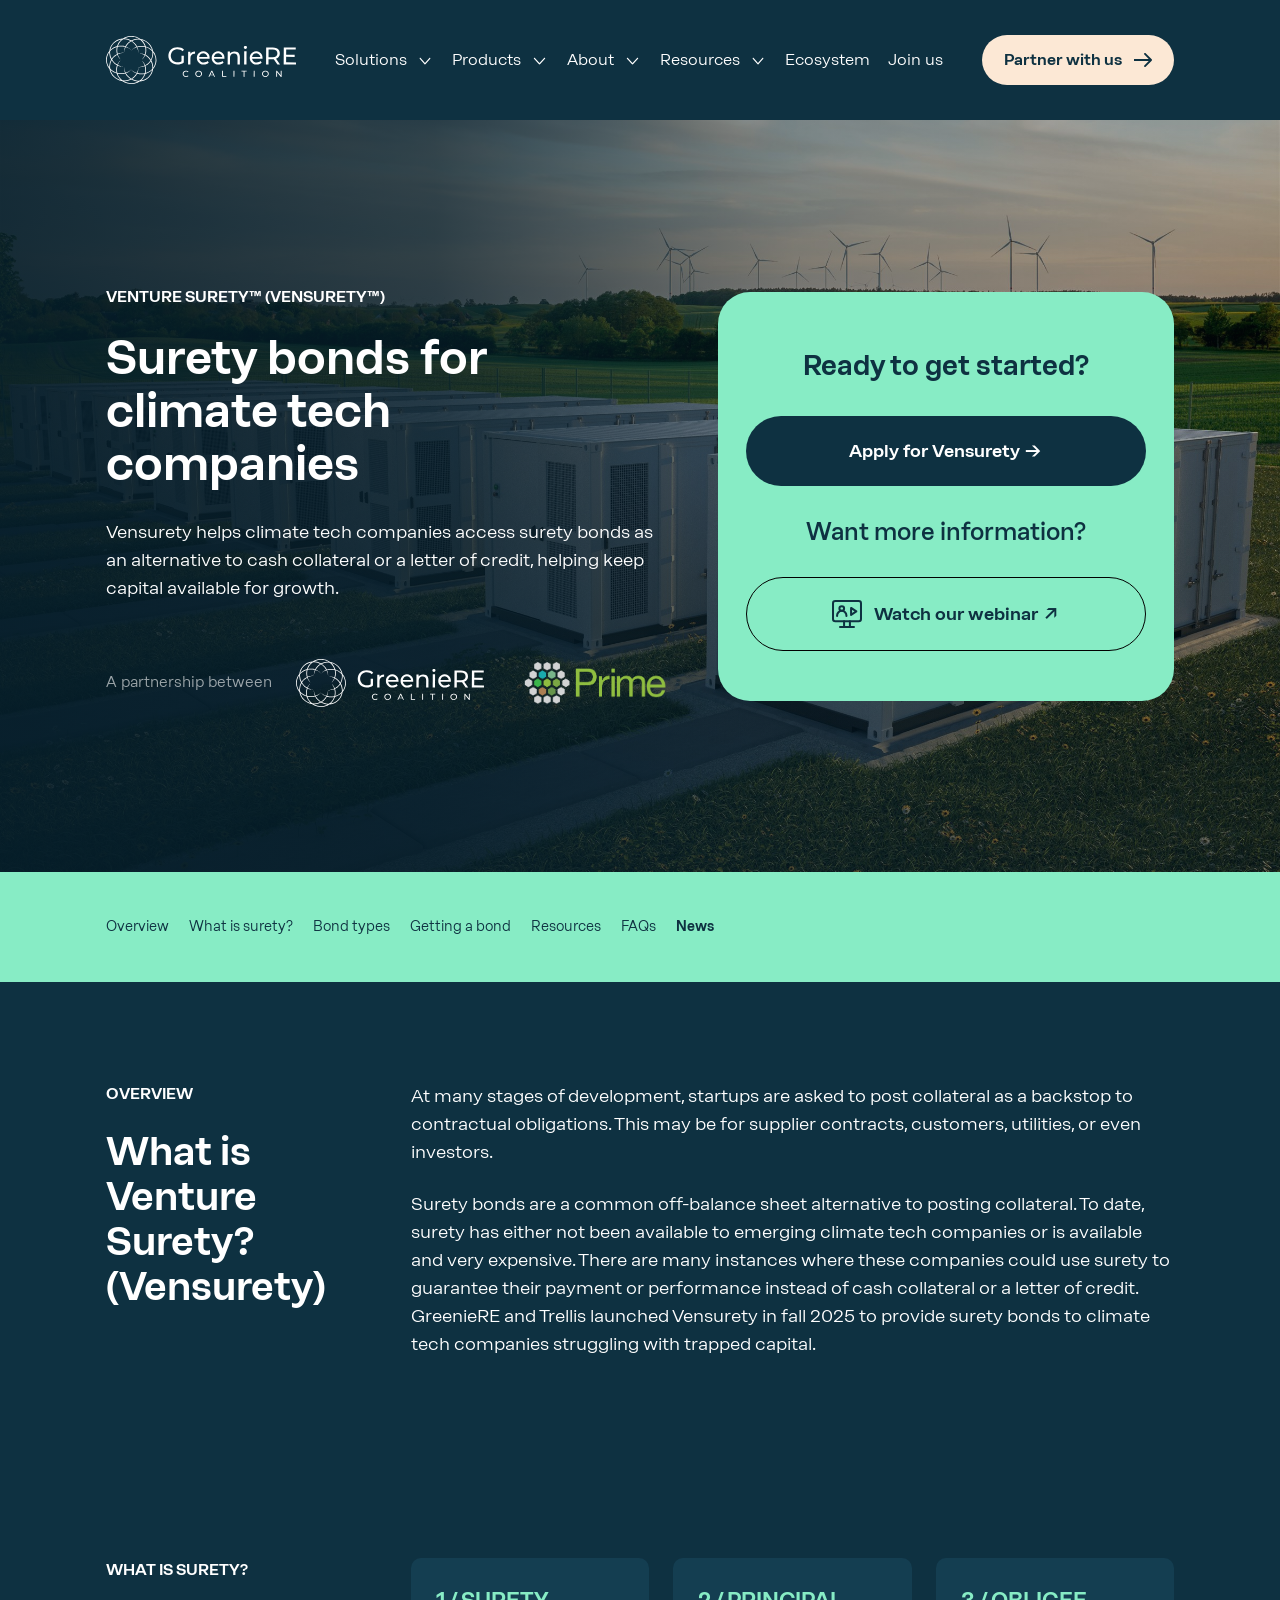
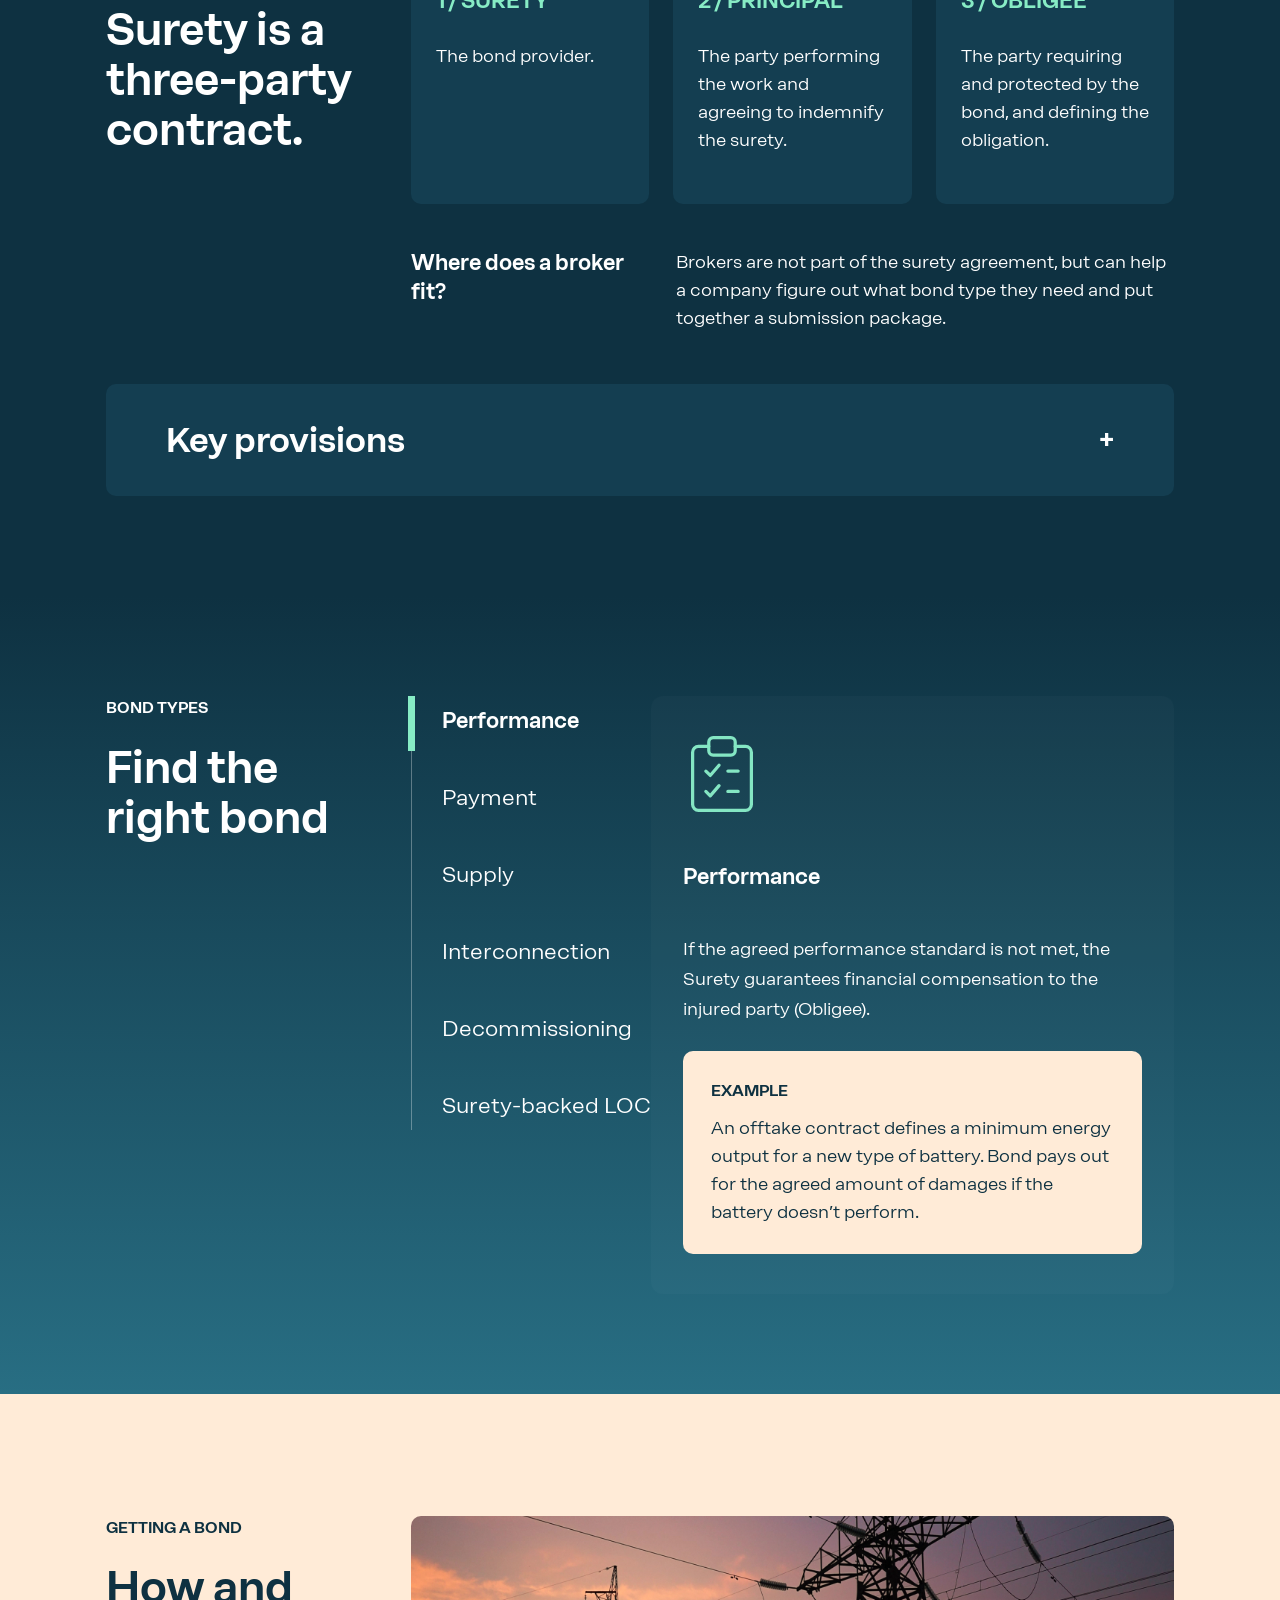
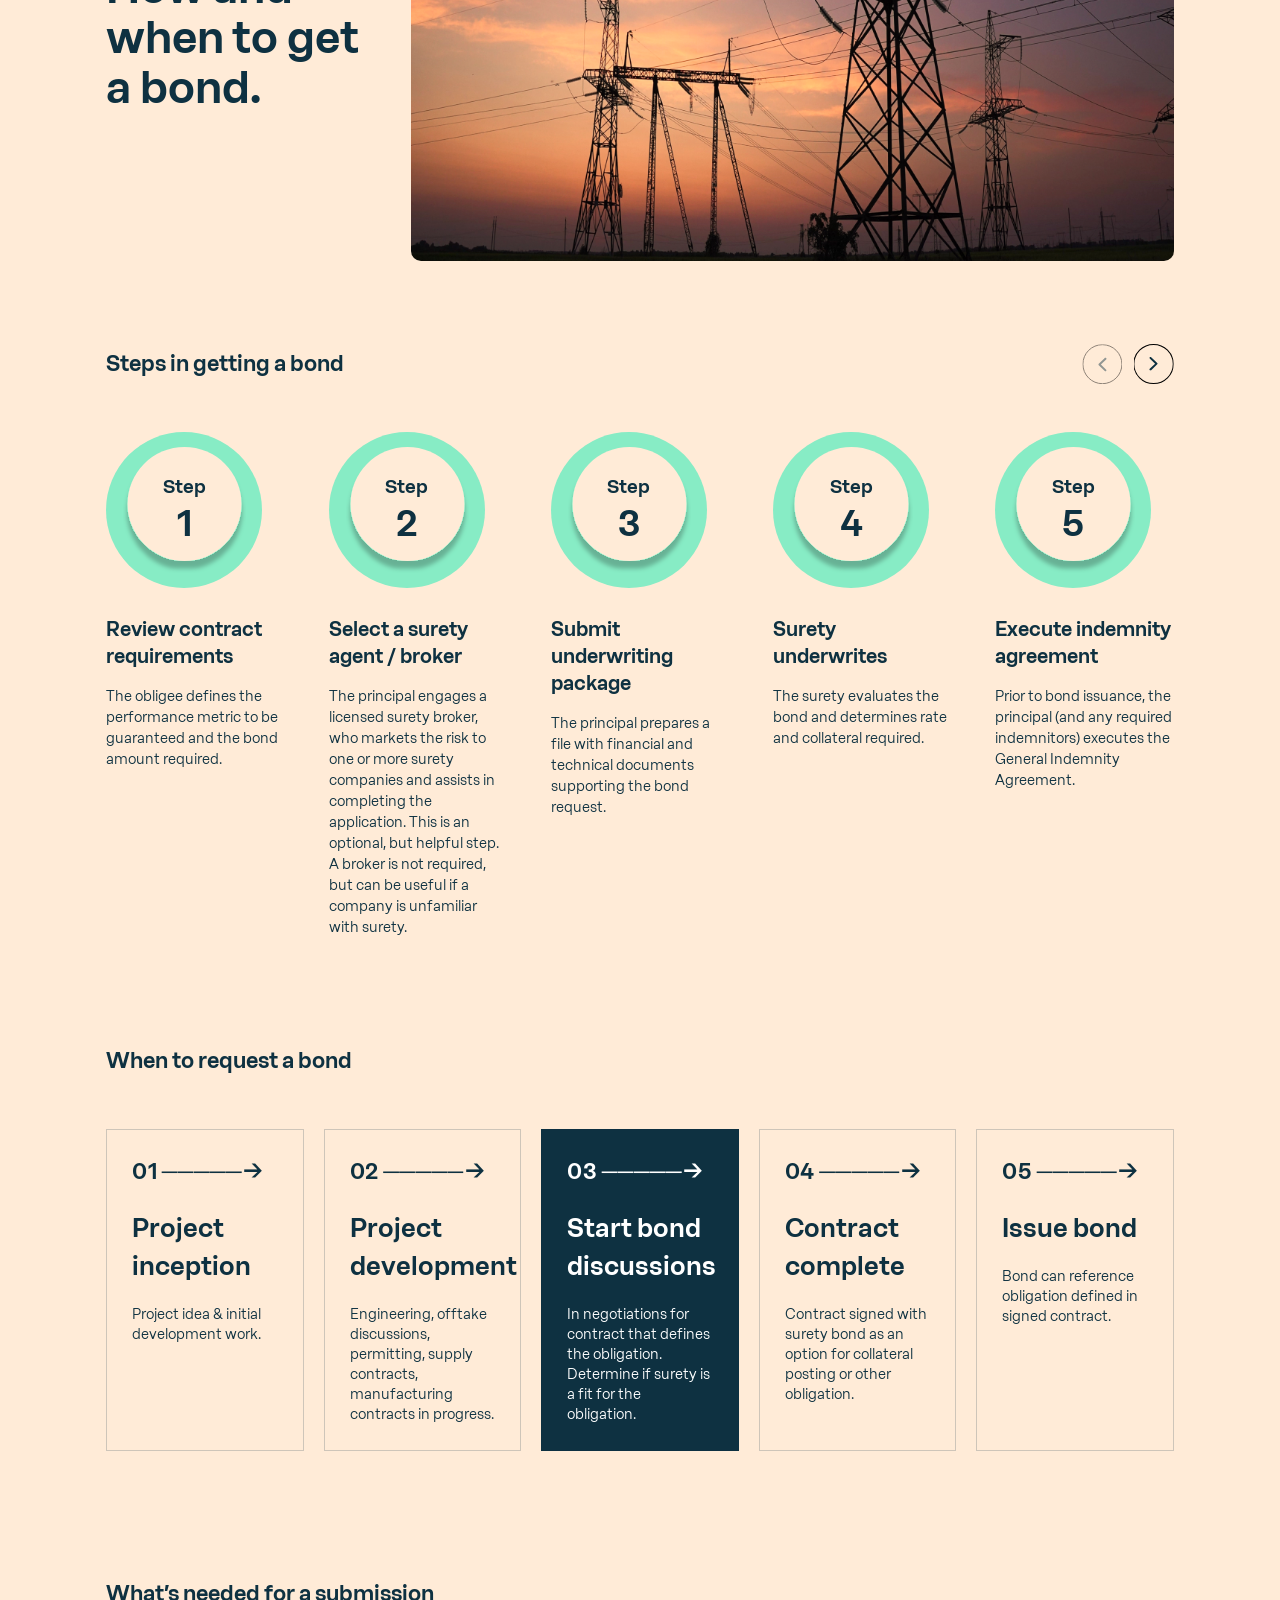
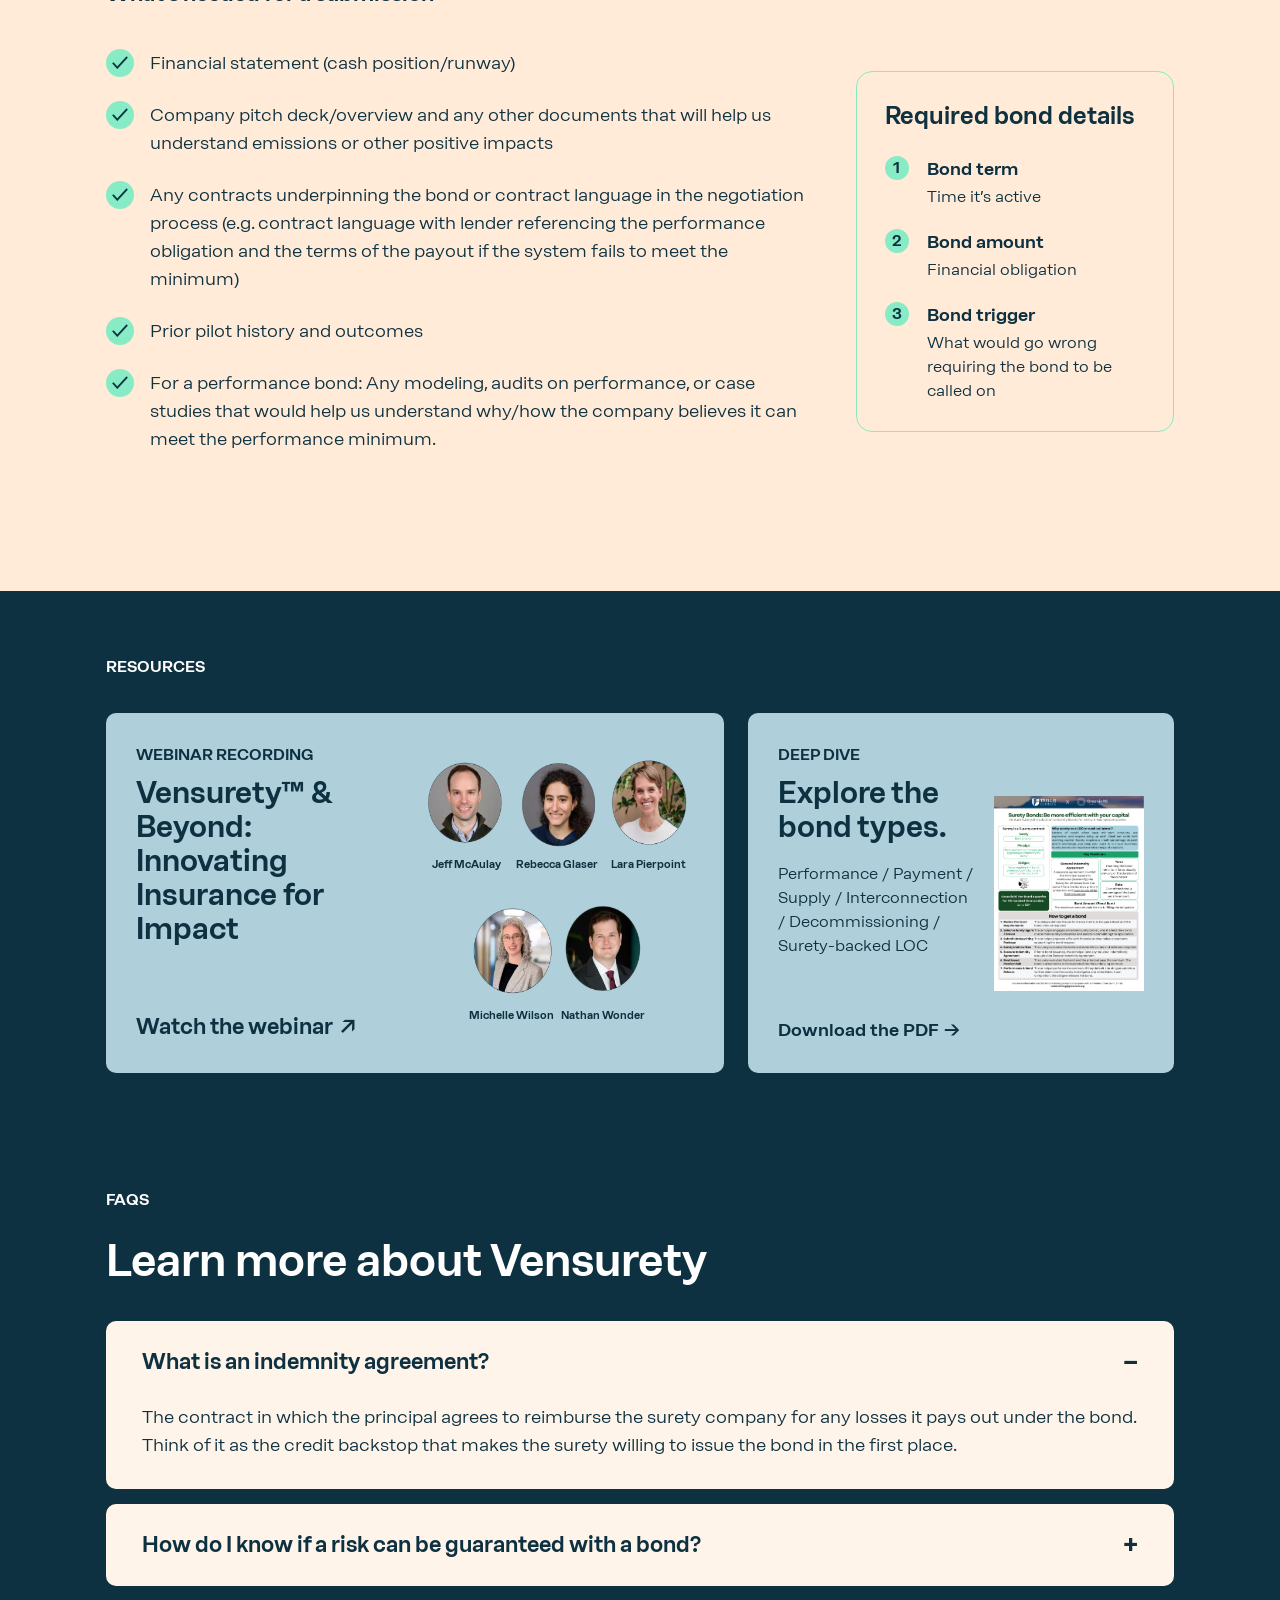
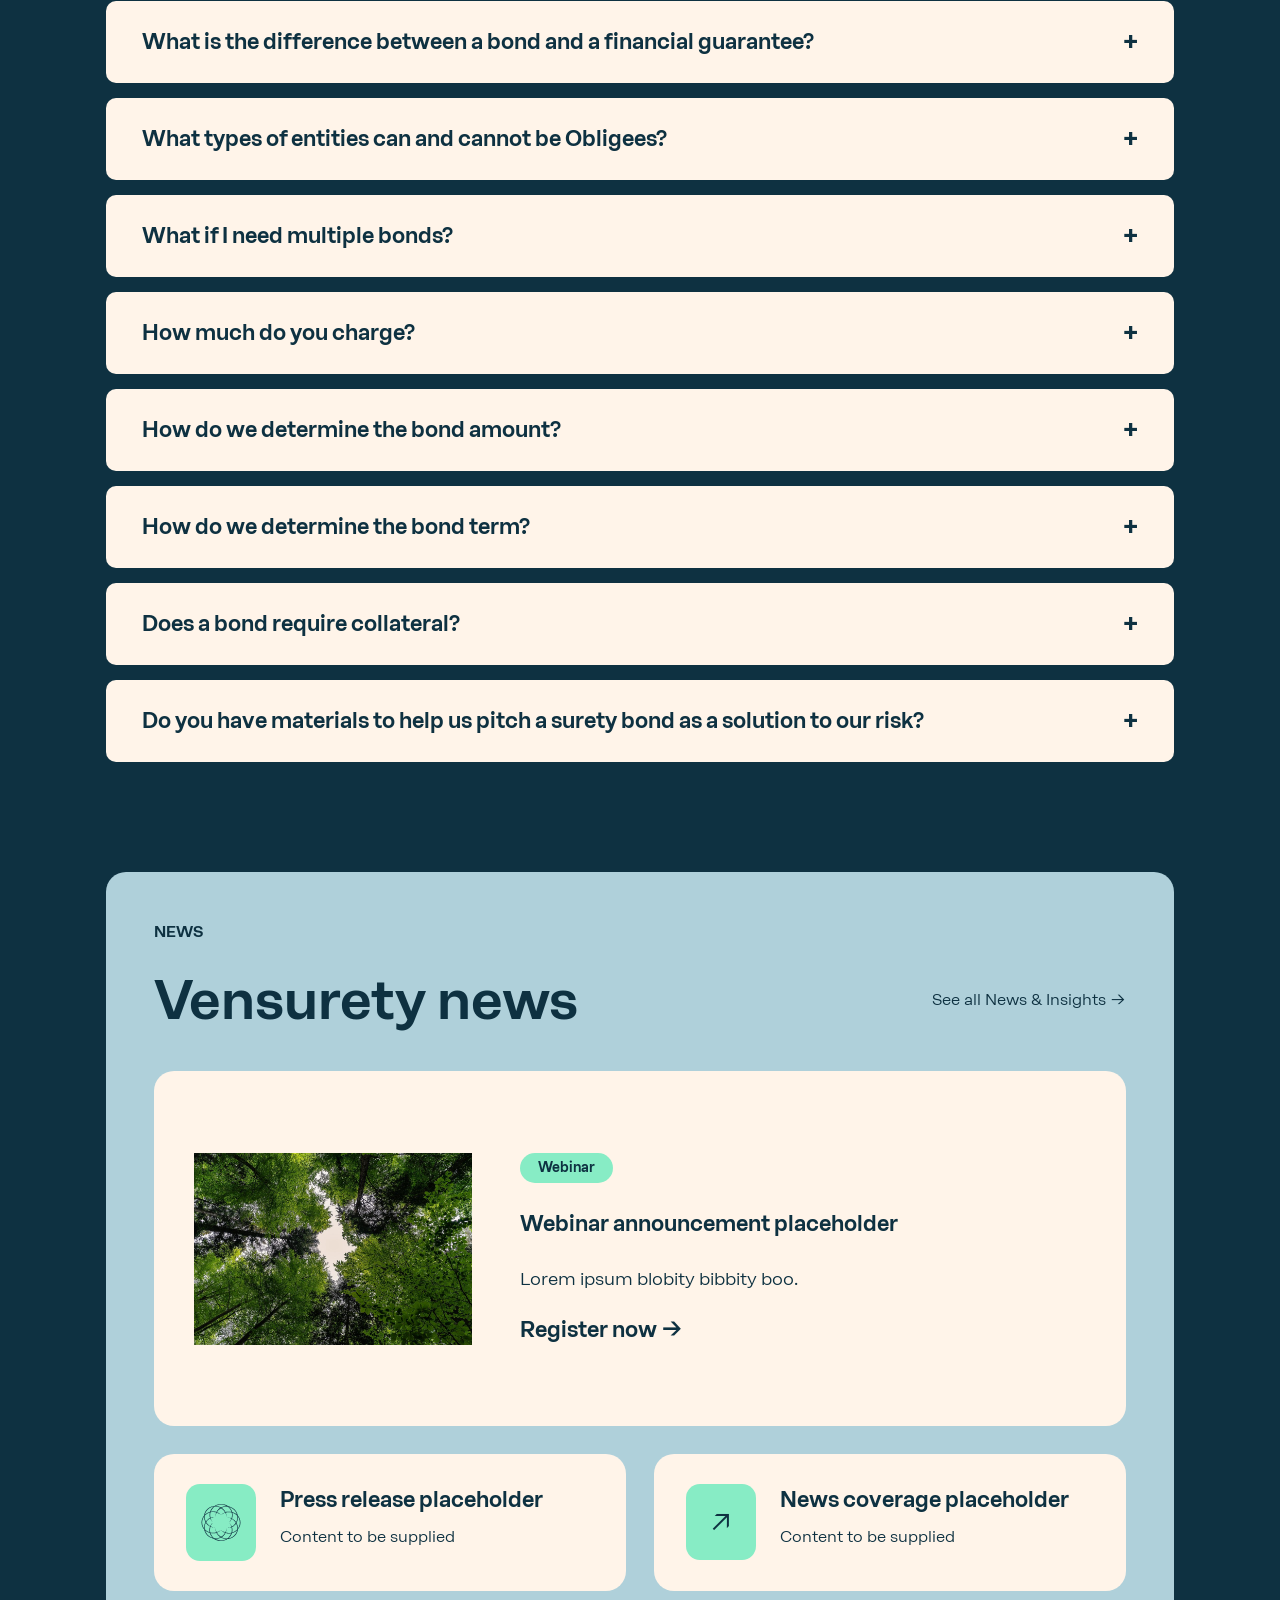
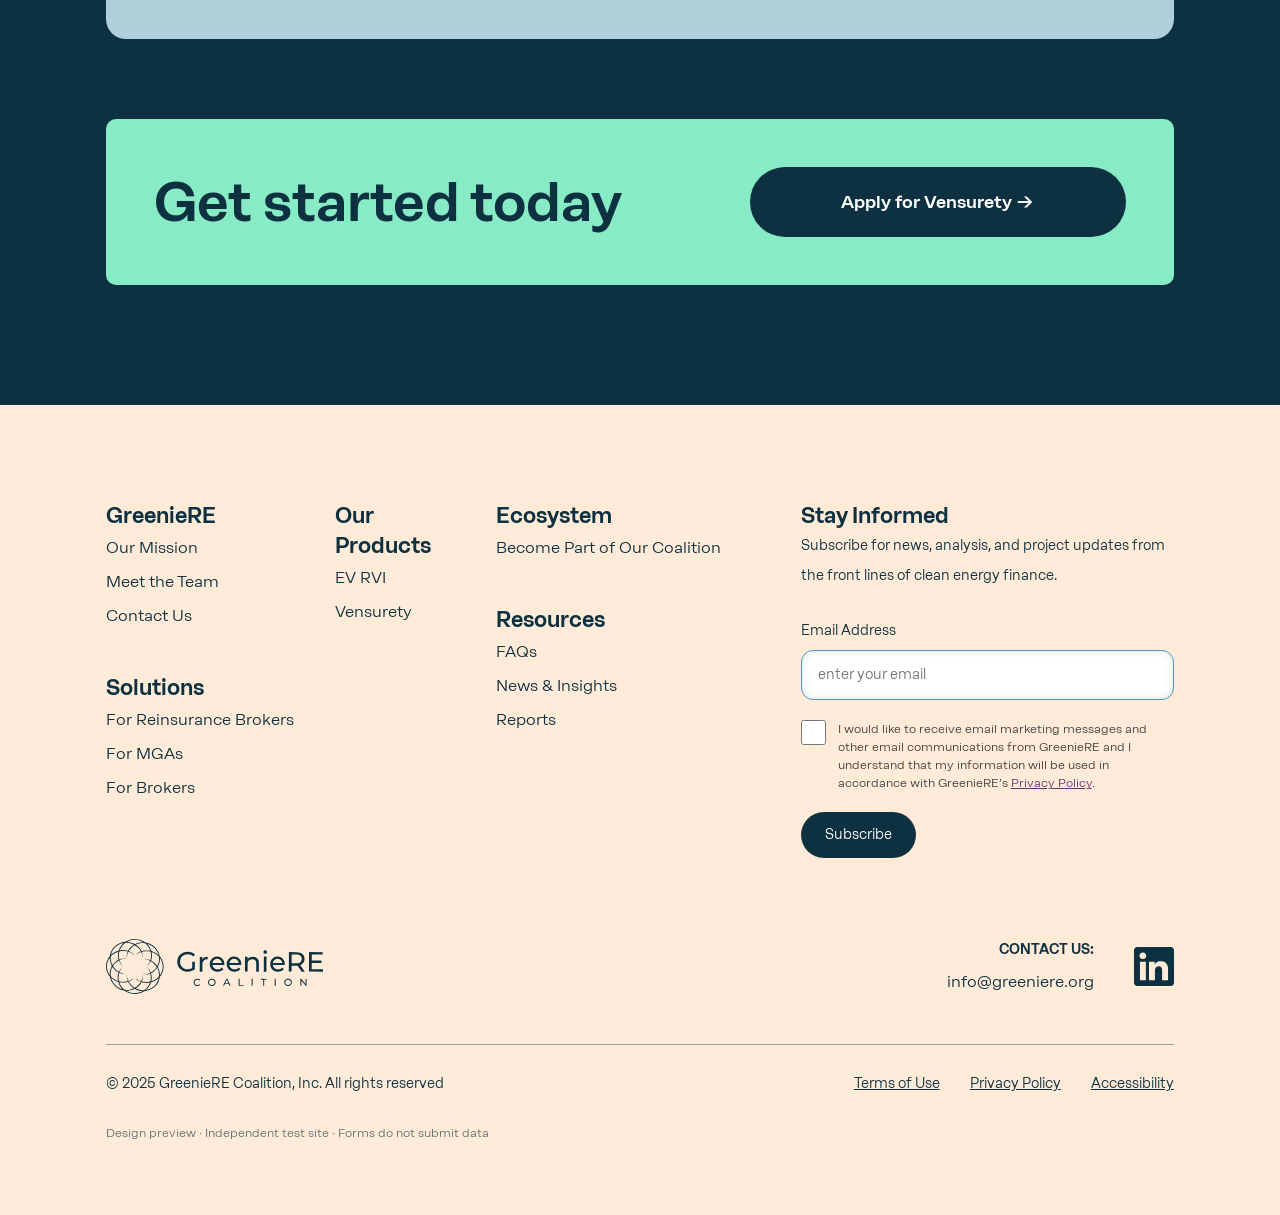
<file: index.html>
<!doctype html>
<html lang="en"><head><meta charset="utf-8"><meta name="viewport" content="width=device-width, initial-scale=1"><meta name="robots" content="noindex,nofollow"><meta name="description" content="A design preview of GreenieRE’s Vensurety landing page: surety bonds for climate tech companies."><meta name="theme-color" content="#0e3141"><title>Vensurety | GreenieRE Design Preview</title><link rel="stylesheet" href="./styles.css?v=headings-22"><link rel="preload" href="./NeueRational-Regular.woff" as="font" type="font/woff" crossorigin><script src="./app.js" defer></script><style>.hero-image img{object-fit:cover;object-position:center 28%}.hero-overlay{background:linear-gradient(90deg,rgba(5,30,43,.88) 0%,rgba(5,30,43,.77) 34%,rgba(5,30,43,.4) 62%,rgba(5,30,43,.12) 100%),linear-gradient(0deg,rgba(5,30,43,.38),transparent 65%)}@media(max-width:700px){.hero-image img{object-position:58% center}.hero-overlay{background:linear-gradient(90deg,rgba(5,30,43,.9),rgba(5,30,43,.65)),linear-gradient(0deg,rgba(5,30,43,.4),transparent 65%)}}</style><style>@media(min-width:1200px){.hero{min-height:752px}}</style></head>
<body><a class="skip-link" href="#main">Skip to content</a>
<header class="site-header"><div class="container header-inner"><a href="https://greeniere.org/" aria-label="GreenieRE home" target="_blank" rel="noopener noreferrer"><picture class="brand"><source media="(max-width: 700px)" srcset="./2cd1d.svg"><img src="./53b1e.svg" alt="GreenieRE" loading="lazy"></picture></a><nav class="primary-nav" aria-label="Main navigation"><details class="nav-dropdown"><summary>Solutions <img src="./9c6f5.svg" alt="" loading="lazy"></summary><div><a class="" href="https://greeniere.org/insurers" target="_blank" rel="noopener noreferrer">For Insurers</a><a class="" href="https://greeniere.org/mgas" target="_blank" rel="noopener noreferrer">For MGAs</a><a class="" href="https://greeniere.org/brokers" target="_blank" rel="noopener noreferrer">For Brokers</a></div></details><details class="nav-dropdown"><summary>Products <img src="./0fcd6.svg" alt="" loading="lazy"></summary><div><a class="" href="#overview">Vensurety</a><button type="button" class="text-link" data-preview="EV RVI">EV RVI</button></div></details><details class="nav-dropdown"><summary>About <img src="./0fcd6.svg" alt="" loading="lazy"></summary><div><a class="" href="https://greeniere.org/about" target="_blank" rel="noopener noreferrer">Our Mission</a><a class="" href="https://greeniere.org/our-team" target="_blank" rel="noopener noreferrer">Meet the Team</a></div></details><details class="nav-dropdown"><summary>Resources <img src="./0fcd6.svg" alt="" loading="lazy"></summary><div><a class="" href="https://greeniere.org/news-and-insights" target="_blank" rel="noopener noreferrer">News &amp; Insights</a><a class="" href="#faqs">FAQs</a><a class="" href="https://greeniere.org/reports" target="_blank" rel="noopener noreferrer">Reports</a></div></details><a class="" href="https://greeniere.org/ecosystem" target="_blank" rel="noopener noreferrer">Ecosystem</a><a class="" href="https://greeniere.org/coalition" target="_blank" rel="noopener noreferrer">Join us</a></nav><a class="button partner" href="https://greeniere.org/contact" target="_blank" rel="noopener noreferrer">Partner with us <img src="./7077a.svg" alt="" loading="lazy"></a><button class="menu-toggle" aria-label="Open main menu" aria-expanded="false" aria-controls="mobile-menu"><img src="./8aa4e.svg" alt="" loading="lazy"></button></div><nav id="mobile-menu" aria-label="Mobile main navigation" hidden><details class="nav-dropdown"><summary>Solutions <img src="./9c6f5.svg" alt="" loading="lazy"></summary><div><a class="" href="https://greeniere.org/insurers" target="_blank" rel="noopener noreferrer">For Insurers</a><a class="" href="https://greeniere.org/mgas" target="_blank" rel="noopener noreferrer">For MGAs</a><a class="" href="https://greeniere.org/brokers" target="_blank" rel="noopener noreferrer">For Brokers</a></div></details><details class="nav-dropdown"><summary>Products <img src="./0fcd6.svg" alt="" loading="lazy"></summary><div><a class="" href="#overview">Vensurety</a><button type="button" class="text-link" data-preview="EV RVI">EV RVI</button></div></details><details class="nav-dropdown"><summary>About <img src="./0fcd6.svg" alt="" loading="lazy"></summary><div><a class="" href="https://greeniere.org/about" target="_blank" rel="noopener noreferrer">Our Mission</a><a class="" href="https://greeniere.org/our-team" target="_blank" rel="noopener noreferrer">Meet the Team</a></div></details><details class="nav-dropdown"><summary>Resources <img src="./0fcd6.svg" alt="" loading="lazy"></summary><div><a class="" href="https://greeniere.org/news-and-insights" target="_blank" rel="noopener noreferrer">News &amp; Insights</a><a class="" href="#faqs">FAQs</a><a class="" href="https://greeniere.org/reports" target="_blank" rel="noopener noreferrer">Reports</a></div></details><a class="" href="https://greeniere.org/ecosystem" target="_blank" rel="noopener noreferrer">Ecosystem</a><a class="" href="https://greeniere.org/coalition" target="_blank" rel="noopener noreferrer">Join us</a><a class="" href="https://greeniere.org/contact" target="_blank" rel="noopener noreferrer">Partner with us</a></nav></header>
<main id="main"><section class="hero" aria-labelledby="hero-title"><picture class="hero-image"><img src="./vensurety-battery-landscape.jpg?v=2" alt="" fetchpriority="high"></picture><div class="hero-overlay"></div><div class="container hero-inner"><div class="hero-copy"><p class="eyebrow">Venture Surety™ (Vensurety™)</p><h1 id="hero-title">Surety bonds for climate tech companies</h1><p class="hero-description">Vensurety helps climate tech companies access surety bonds as an alternative to cash collateral or a letter of credit, helping keep capital available for growth.</p><div class="partnership"><p>A partnership between</p><div class="partner-brands"><picture><source media="(max-width: 700px)" srcset="./2f6db.svg"><img src="./bb101.svg" alt="GreenieRE" loading="lazy"></picture><img src="./a1706.png" alt="Prime Coalition" class="prime-logo" loading="lazy"></div></div></div><aside class="hero-cta"><h2>Ready to get started?</h2><button type="button" class="button dark hero-apply" data-preview="Vensurety application">Apply for Vensurety →</button><p>Want more information?</p><button type="button" class="button outline" data-preview="Webinar recording"><img src="./f4d4e.svg" alt="" loading="lazy">Watch our webinar ↗</button></aside></div></section>
<nav class="section-nav" aria-label="On this page"><div class="container section-nav-inner"><button class="section-toggle" aria-expanded="false" aria-controls="section-links">On this page: <strong id="current-section">Overview</strong><img src="./60479.svg" alt="" loading="lazy"></button><div id="section-links" class="section-links"><a class="" href="#overview">Overview</a><a class="" href="#surety">What is surety?</a><a class="" href="#bond-types">Bond types</a><a class="" href="#getting-a-bond">Getting a bond</a><a class="" href="#resources">Resources</a><a class="" href="#faqs">FAQs</a><a class="" href="#news">News</a></div><button type="button" class="button dark sticky-apply" data-preview="Vensurety application"><span class="desktop-label">Apply for Vensurety →</span><span class="mobile-label">Apply now →</span></button></div></nav>
<section id="overview" class="section container split overview"><div class="section-heading"><p class="eyebrow">OVERVIEW</p><h2>What is<br>Venture Surety?<br>(Vensurety)</h2></div><div class="body-copy"><p>At many stages of development, startups are asked to post collateral as a backstop to contractual obligations. This may be for supplier contracts, customers, utilities, or even investors.</p><p>Surety bonds are a common off-balance sheet alternative to posting collateral. To date, surety has either not been available to emerging climate tech companies or is available and very expensive. There are many instances where these companies could use surety to guarantee their payment or performance instead of cash collateral or a letter of credit. GreenieRE and Trellis launched Vensurety in fall 2025 to provide surety bonds to climate tech companies struggling with trapped capital.</p></div></section>
<section id="surety" class="section container surety"><div class="split"><div class="section-heading"><p class="eyebrow">WHAT IS SURETY?</p><h2>Surety is a three-party contract.</h2></div><div><div class="party-grid"><article class="party"><h3>1 / SURETY</h3><p>The bond provider.</p></article><article class="party"><h3>2 / PRINCIPAL</h3><p>The party performing the work and agreeing to indemnify the surety.</p></article><article class="party"><h3>3 / OBLIGEE</h3><p>The party requiring and protected by the bond, and defining the obligation.</p></article></div><div class="broker"><h3>Where does a broker fit?</h3><p>Brokers are not part of the surety agreement, but can help a company figure out what bond type they need and put together a submission package.</p></div></div></div><details class="provisions"><summary>Key provisions</summary><div class="provision-intro"><h3>General Indemnity Agreement</h3><p>A separate agreement in which the Principal agrees to reimburse (indemnify) the Surety for all losses from the bond. This is the Surety’s primary protection and how bonds differ from insurance.</p></div><div class="provision-grid"><div><h3>Term</h3><p>How long the bond remains in force. Usually annually or the duration of the contract.</p></div><div><h3>Rate</h3><p>Cost of the bond. A percentage of the bond penalty amount.</p></div><div><h3>Bond amount / penal sum</h3><p>The maximum amount paid for not fulfilling the obligation.</p></div></div></details></section>
<section id="bond-types" class="bond-section"><div class="container section split"><div class="section-heading"><p class="eyebrow">BOND TYPES</p><h2>Find the<br>right bond</h2></div><div class="bond-layout"><div class="bond-tabs" role="tablist" aria-label="Bond types" aria-orientation="vertical"><button role="tab" id="tab-0" aria-selected="true" aria-controls="panel-0" tabindex="0">Performance</button><button role="tab" id="tab-1" aria-selected="false" aria-controls="panel-1" tabindex="-1">Payment</button><button role="tab" id="tab-2" aria-selected="false" aria-controls="panel-2" tabindex="-1">Supply</button><button role="tab" id="tab-3" aria-selected="false" aria-controls="panel-3" tabindex="-1">Interconnection</button><button role="tab" id="tab-4" aria-selected="false" aria-controls="panel-4" tabindex="-1">Decommissioning</button><button role="tab" id="tab-5" aria-selected="false" aria-controls="panel-5" tabindex="-1">Surety-backed LOC</button></div><div class="bond-panels"><article class="bond-panel" role="tabpanel" id="panel-0" aria-labelledby="tab-0"><picture class="bond-icon"><source media="(max-width: 700px)" srcset="./d08af.svg"><img src="./f4a4b.svg" alt="" loading="lazy"></picture><h3>Performance</h3><p>If the agreed performance standard is not met, the Surety guarantees financial compensation to the injured party (Obligee).</p><div class="bond-example"><p class="eyebrow">EXAMPLE</p><p>An offtake contract defines a minimum energy output for a new type of battery. Bond pays out for the agreed amount of damages if the battery doesn’t perform.</p></div></article><article class="bond-panel" role="tabpanel" id="panel-1" aria-labelledby="tab-1" hidden><h3>Payment</h3><p class="preview-copy">Payment bond details haven’t been supplied in this design yet.</p><button type="button" class="text-link" data-preview="Payment bond inquiry">Ask about this bond →</button></article><article class="bond-panel" role="tabpanel" id="panel-2" aria-labelledby="tab-2" hidden><h3>Supply</h3><p class="preview-copy">Supply bond details haven’t been supplied in this design yet.</p><button type="button" class="text-link" data-preview="Supply bond inquiry">Ask about this bond →</button></article><article class="bond-panel" role="tabpanel" id="panel-3" aria-labelledby="tab-3" hidden><h3>Interconnection</h3><p class="preview-copy">Interconnection bond details haven’t been supplied in this design yet.</p><button type="button" class="text-link" data-preview="Interconnection bond inquiry">Ask about this bond →</button></article><article class="bond-panel" role="tabpanel" id="panel-4" aria-labelledby="tab-4" hidden><h3>Decommissioning</h3><p class="preview-copy">Decommissioning bond details haven’t been supplied in this design yet.</p><button type="button" class="text-link" data-preview="Decommissioning bond inquiry">Ask about this bond →</button></article><article class="bond-panel" role="tabpanel" id="panel-5" aria-labelledby="tab-5" hidden><h3>Surety-backed LOC</h3><p class="preview-copy">Surety-backed LOC bond details haven’t been supplied in this design yet.</p><button type="button" class="text-link" data-preview="Surety-backed LOC bond inquiry">Ask about this bond →</button></article></div></div></div></section>
<section id="getting-a-bond" class="getting-section"><div class="container section"><div class="split getting-intro"><div class="section-heading"><p class="eyebrow">GETTING A BOND</p><h2>How and when to get a bond.</h2></div><picture class="getting-image"><source media="(max-width: 700px)" srcset="./47ab0.png"><img src="./99748.png" alt="Electricity transmission towers and power lines at sunset" loading="lazy"></picture></div><div class="steps-heading"><h3>Steps in getting a bond</h3><div class="desktop-step-nav"><button class="step-prev" aria-label="Previous steps" disabled><img src="./bfaaf.svg" alt="" loading="lazy"></button><button class="step-next" aria-label="Next steps"><img src="./bfaaf.svg" alt="" loading="lazy"></button></div></div><div class="steps-track" tabindex="0" aria-label="Steps in getting a bond"><article class="step-card"><div class="step-badge"><picture class="step-ring"><source media="(max-width: 700px)" srcset="./2c5d7.svg"><img src="./90890.svg" alt="" loading="lazy"></picture><picture class="step-arc"><source media="(max-width: 700px)" srcset="./5998e.svg"><img src="./bd182.svg" alt="" loading="lazy"></picture><div>Step<strong>1</strong></div></div><h4>Review contract requirements</h4><p>The obligee defines the performance metric to be guaranteed and the bond amount required.</p></article><article class="step-card"><div class="step-badge"><picture class="step-ring"><source media="(max-width: 700px)" srcset="./2c5d7.svg"><img src="./90890.svg" alt="" loading="lazy"></picture><picture class="step-arc"><source media="(max-width: 700px)" srcset="./5998e.svg"><img src="./bd182.svg" alt="" loading="lazy"></picture><div>Step<strong>2</strong></div></div><h4>Select a surety agent / broker</h4><p>The principal engages a licensed surety broker, who markets the risk to one or more surety companies and assists in completing the application. This is an optional, but helpful step. A broker is not required, but can be useful if a company is unfamiliar with surety.</p></article><article class="step-card"><div class="step-badge"><picture class="step-ring"><source media="(max-width: 700px)" srcset="./2c5d7.svg"><img src="./90890.svg" alt="" loading="lazy"></picture><picture class="step-arc"><source media="(max-width: 700px)" srcset="./5998e.svg"><img src="./bd182.svg" alt="" loading="lazy"></picture><div>Step<strong>3</strong></div></div><h4>Submit underwriting package</h4><p>The principal prepares a file with financial and technical documents supporting the bond request.</p></article><article class="step-card"><div class="step-badge"><picture class="step-ring"><source media="(max-width: 700px)" srcset="./2c5d7.svg"><img src="./90890.svg" alt="" loading="lazy"></picture><picture class="step-arc"><source media="(max-width: 700px)" srcset="./5998e.svg"><img src="./bd182.svg" alt="" loading="lazy"></picture><div>Step<strong>4</strong></div></div><h4>Surety underwrites</h4><p>The surety evaluates the bond and determines rate and collateral required.</p></article><article class="step-card"><div class="step-badge"><picture class="step-ring"><source media="(max-width: 700px)" srcset="./2c5d7.svg"><img src="./90890.svg" alt="" loading="lazy"></picture><picture class="step-arc"><source media="(max-width: 700px)" srcset="./5998e.svg"><img src="./bd182.svg" alt="" loading="lazy"></picture><div>Step<strong>5</strong></div></div><h4>Execute indemnity agreement</h4><p>Prior to bond issuance, the principal (and any required indemnitors) executes the General Indemnity Agreement.</p></article><article class="step-card"><div class="step-badge"><picture class="step-ring"><source media="(max-width: 700px)" srcset="./2c5d7.svg"><img src="./90890.svg" alt="" loading="lazy"></picture><picture class="step-arc"><source media="(max-width: 700px)" srcset="./5998e.svg"><img src="./bd182.svg" alt="" loading="lazy"></picture><div>Step<strong>6</strong></div></div><h4>Bond issued; premium paid</h4><p>The surety executes the bond and the principal pays the premium. The bond is attached to or incorporated into the underlying contract.</p></article></div><div class="mobile-step-nav"><button class="step-prev" aria-label="Previous step" disabled><img src="./580bf.svg" alt="" loading="lazy"></button><p id="step-count" aria-live="polite">1 of 6</p><button class="step-next" aria-label="Next step"><img src="./2c596.svg" alt="" loading="lazy"></button></div><div class="timeline-section"><h3>When to request a bond</h3><div class="timeline"><article><p class="timeline-number">01 ─────→</p><h4>Project inception</h4><p>Project idea &amp; initial development work.</p></article><article><p class="timeline-number">02 ─────→</p><h4>Project development</h4><p>Engineering, offtake discussions, permitting, supply contracts, manufacturing contracts in progress.</p></article><article class="highlight"><p class="timeline-number">03 ─────→</p><h4>Start bond discussions</h4><p>In negotiations for contract that defines the obligation. Determine if surety is a fit for the obligation.</p></article><article><p class="timeline-number">04 ─────→</p><h4>Contract complete</h4><p>Contract signed with surety bond as an option for collateral posting or other obligation.</p></article><article><p class="timeline-number">05 ─────→</p><h4>Issue bond</h4><p>Bond can reference obligation defined in signed contract.</p></article></div></div><div class="submission"><h3>What’s needed for a submission</h3><div class="submission-grid"><ul class="checklist"><li><span aria-hidden="true">✓</span><p>Financial statement (cash position/runway)</p></li><li><span aria-hidden="true">✓</span><p>Company pitch deck/overview and any other documents that will help us understand emissions or other positive impacts</p></li><li><span aria-hidden="true">✓</span><p>Any contracts underpinning the bond or contract language in the negotiation process (e.g. contract language with lender referencing the performance obligation and the terms of the payout if the system fails to meet the minimum)</p></li><li><span aria-hidden="true">✓</span><p>Prior pilot history and outcomes</p></li><li><span aria-hidden="true">✓</span><p>For a performance bond: Any modeling, audits on performance, or case studies that would help us understand why/how the company believes it can meet the performance minimum.</p></li></ul><aside class="required-details"><h4>Required bond details</h4><div><span>1</span><div><h5>Bond term</h5><p>Time it’s active</p></div></div><div><span>2</span><div><h5>Bond amount</h5><p>Financial obligation</p></div></div><div><span>3</span><div><h5>Bond trigger</h5><p>What would go wrong requiring the bond to be called on</p></div></div></aside></div></div></div></section>
<section id="resources" class="section container resources"><p class="eyebrow">RESOURCES</p><div class="resource-grid"><article class="webinar"><div class="webinar-copy"><p class="eyebrow">WEBINAR RECORDING</p><h2>Vensurety™ &amp; Beyond: Innovating Insurance for Impact</h2><button type="button" class="text-link" data-preview="Webinar recording">Watch the webinar ↗</button></div><div class="speakers"><figure class="speaker speaker-0"><div class="portrait"><img src="./3ecd1.png" alt="Portrait of Jeff McAulay" loading="lazy"></div><figcaption>Jeff McAulay</figcaption></figure><figure class="speaker speaker-1"><div class="portrait"><img src="./3ecd1.png" alt="Portrait of Rebecca Glaser" loading="lazy"></div><figcaption>Rebecca Glaser</figcaption></figure><figure class="speaker speaker-2"><div class="portrait"><img src="./3ecd1.png" alt="Portrait of Lara Pierpoint" loading="lazy"></div><figcaption>Lara Pierpoint</figcaption></figure><figure class="speaker speaker-3"><div class="portrait"><img src="./3ecd1.png" alt="Portrait of Michelle Wilson" loading="lazy"></div><figcaption>Michelle Wilson</figcaption></figure><figure class="speaker speaker-4"><div class="portrait"><img src="./3ecd1.png" alt="Portrait of Nathan Wonder" loading="lazy"></div><figcaption>Nathan Wonder</figcaption></figure></div></article><article class="deep-dive"><div><p class="eyebrow">DEEP DIVE</p><h2>Explore the<br>bond types.</h2><p>Performance / Payment / Supply / Interconnection / Decommissioning / Surety-backed LOC</p><button type="button" class="text-link" data-preview="Bond-type PDF guide">Download the PDF →</button></div><img src="./0737d.png" alt="Venture Surety Bond Explainers guide cover" class="guide-cover" loading="lazy"></article></div></section>
<section id="faqs" class="section container faqs"><p class="eyebrow">FAQs</p><h2>Learn more about Vensurety</h2><div class="faq-list"><details open><summary>What is an indemnity agreement?</summary><div><p>The contract in which the principal agrees to reimburse the surety company for any losses it pays out under the bond. Think of it as the credit backstop that makes the surety willing to issue the bond in the first place.</p></div></details><details><summary>How do I know if a risk can be guaranteed with a bond?</summary><div><p>This answer hasn’t been supplied in the design yet. <a class="" href="https://greeniere.org/contact" target="_blank" rel="noopener noreferrer">Contact GreenieRE</a> for more information.</p></div></details><details><summary>What is the difference between a bond and a financial guarantee?</summary><div><p>This answer hasn’t been supplied in the design yet. <a class="" href="https://greeniere.org/contact" target="_blank" rel="noopener noreferrer">Contact GreenieRE</a> for more information.</p></div></details><details><summary>What types of entities can and cannot be Obligees?</summary><div><p>This answer hasn’t been supplied in the design yet. <a class="" href="https://greeniere.org/contact" target="_blank" rel="noopener noreferrer">Contact GreenieRE</a> for more information.</p></div></details><details><summary>What if I need multiple bonds?</summary><div><p>This answer hasn’t been supplied in the design yet. <a class="" href="https://greeniere.org/contact" target="_blank" rel="noopener noreferrer">Contact GreenieRE</a> for more information.</p></div></details><details><summary>How much do you charge?</summary><div><p>This answer hasn’t been supplied in the design yet. <a class="" href="https://greeniere.org/contact" target="_blank" rel="noopener noreferrer">Contact GreenieRE</a> for more information.</p></div></details><details><summary>How do we determine the bond amount?</summary><div><p>This answer hasn’t been supplied in the design yet. <a class="" href="https://greeniere.org/contact" target="_blank" rel="noopener noreferrer">Contact GreenieRE</a> for more information.</p></div></details><details><summary>How do we determine the bond term?</summary><div><p>This answer hasn’t been supplied in the design yet. <a class="" href="https://greeniere.org/contact" target="_blank" rel="noopener noreferrer">Contact GreenieRE</a> for more information.</p></div></details><details><summary>Does a bond require collateral?</summary><div><p>This answer hasn’t been supplied in the design yet. <a class="" href="https://greeniere.org/contact" target="_blank" rel="noopener noreferrer">Contact GreenieRE</a> for more information.</p></div></details><details><summary>Do you have materials to help us pitch a surety bond as a solution to our risk?</summary><div><p>This answer hasn’t been supplied in the design yet. <a class="" href="https://greeniere.org/contact" target="_blank" rel="noopener noreferrer">Contact GreenieRE</a> for more information.</p></div></details></div></section>
<section id="news" class="section container news"><div class="news-panel"><p class="eyebrow">NEWS</p><div class="news-heading"><h2>Vensurety news</h2><a class="" href="https://greeniere.org/news-and-insights" target="_blank" rel="noopener noreferrer">See all News &amp; Insights →</a></div><article class="featured-news"><img src="./9b919.png" alt="Workshop participants discussing clean-energy finance" loading="lazy"><div><span class="pill">Webinar</span><h3>Webinar announcement placeholder</h3><p>Lorem ipsum blobity bibbity boo.</p><button type="button" class="text-link" data-preview="Webinar registration">Register now →</button></div></article><div class="other-news"><article><img src="./93625.svg" alt="" loading="lazy"><div><h3>Press release placeholder</h3><p>Content to be supplied</p></div></article><article><span class="news-arrow" aria-hidden="true">↗</span><div><h3>News coverage placeholder</h3><p>Content to be supplied</p></div></article></div></div></section>
<section class="container get-started"><div><h2>Get started today</h2><button type="button" class="button dark " data-preview="Vensurety application">Apply for Vensurety →</button></div></section></main>
<footer class="site-footer"><div class="container"><div class="footer-top"><div class="footer-links"><div><h3>GreenieRE</h3><a class="" href="https://greeniere.org/about" target="_blank" rel="noopener noreferrer">Our Mission</a><a class="" href="https://greeniere.org/our-team" target="_blank" rel="noopener noreferrer">Meet the Team</a><a class="" href="https://greeniere.org/contact" target="_blank" rel="noopener noreferrer">Contact Us</a><h3>Solutions</h3><a class="" href="https://greeniere.org/insurers" target="_blank" rel="noopener noreferrer">For Reinsurance Brokers</a><a class="" href="https://greeniere.org/mgas" target="_blank" rel="noopener noreferrer">For MGAs</a><a class="" href="https://greeniere.org/brokers" target="_blank" rel="noopener noreferrer">For Brokers</a></div><div><h3>Our Products</h3><button type="button" class="text-link" data-preview="EV RVI">EV RVI</button><a class="" href="#overview">Vensurety</a></div><div><h3>Ecosystem</h3><a class="" href="https://greeniere.org/coalition" target="_blank" rel="noopener noreferrer">Become Part of Our Coalition</a><h3>Resources</h3><a class="" href="#faqs">FAQs</a><a class="" href="https://greeniere.org/news-and-insights" target="_blank" rel="noopener noreferrer">News &amp; Insights</a><a class="" href="https://greeniere.org/reports" target="_blank" rel="noopener noreferrer">Reports</a></div></div><form id="newsletter"><h3>Stay Informed</h3><p>Subscribe for news, analysis, and project updates from the front lines of clean energy finance.</p><label for="email">Email Address</label><input id="email" name="email" type="email" placeholder="enter your email" autocomplete="email" required><label class="consent"><input type="checkbox" required><span>I would like to receive email marketing messages and other email communications from GreenieRE and I understand that my information will be used in accordance with GreenieRE’s <a class="" href="https://greeniere.org/privacy-policy" target="_blank" rel="noopener noreferrer">Privacy Policy</a>.</span></label><button class="button dark" type="submit">Subscribe</button><p id="newsletter-status" class="form-status" role="status"></p></form></div><div class="footer-brand-row"><picture class="footer-brand"><source media="(max-width: 700px)" srcset="./0215c.svg"><img src="./5fe58.svg" alt="GreenieRE" loading="lazy"></picture><div><div><strong>CONTACT US:</strong><a class="" href="mailto:info@greeniere.org">info@greeniere.org</a></div><a class="" href="https://www.linkedin.com/company/greeniere/" target="_blank" rel="noopener noreferrer"><img src="./ae500.svg" alt="LinkedIn" loading="lazy"></a></div></div><div class="footer-bottom"><p>© 2025 GreenieRE Coalition, Inc. All rights reserved</p><nav aria-label="Legal"><a class="" href="https://greeniere.org/terms-of-use" target="_blank" rel="noopener noreferrer">Terms of Use</a><a class="" href="https://greeniere.org/privacy-policy" target="_blank" rel="noopener noreferrer">Privacy Policy</a><a class="" href="https://greeniere.org/accessibility" target="_blank" rel="noopener noreferrer">Accessibility</a></nav></div><p class="preview-note">Design preview · Independent test site · Forms do not submit data</p></div></footer>
<dialog id="preview-dialog" aria-labelledby="dialog-title"><form method="dialog"><button class="dialog-close" aria-label="Close dialog">×</button></form><p class="eyebrow">DESIGN PREVIEW</p><h2 id="dialog-title">Vensurety application</h2><p>This destination hasn’t been supplied for the test site yet. No application or personal data is submitted from this preview.</p><p><a class="" href="https://greeniere.org/contact" target="_blank" rel="noopener noreferrer">Contact GreenieRE →</a></p><form method="dialog"><button class="button dark">Back to the preview</button></form></dialog>
</body></html>
</file>
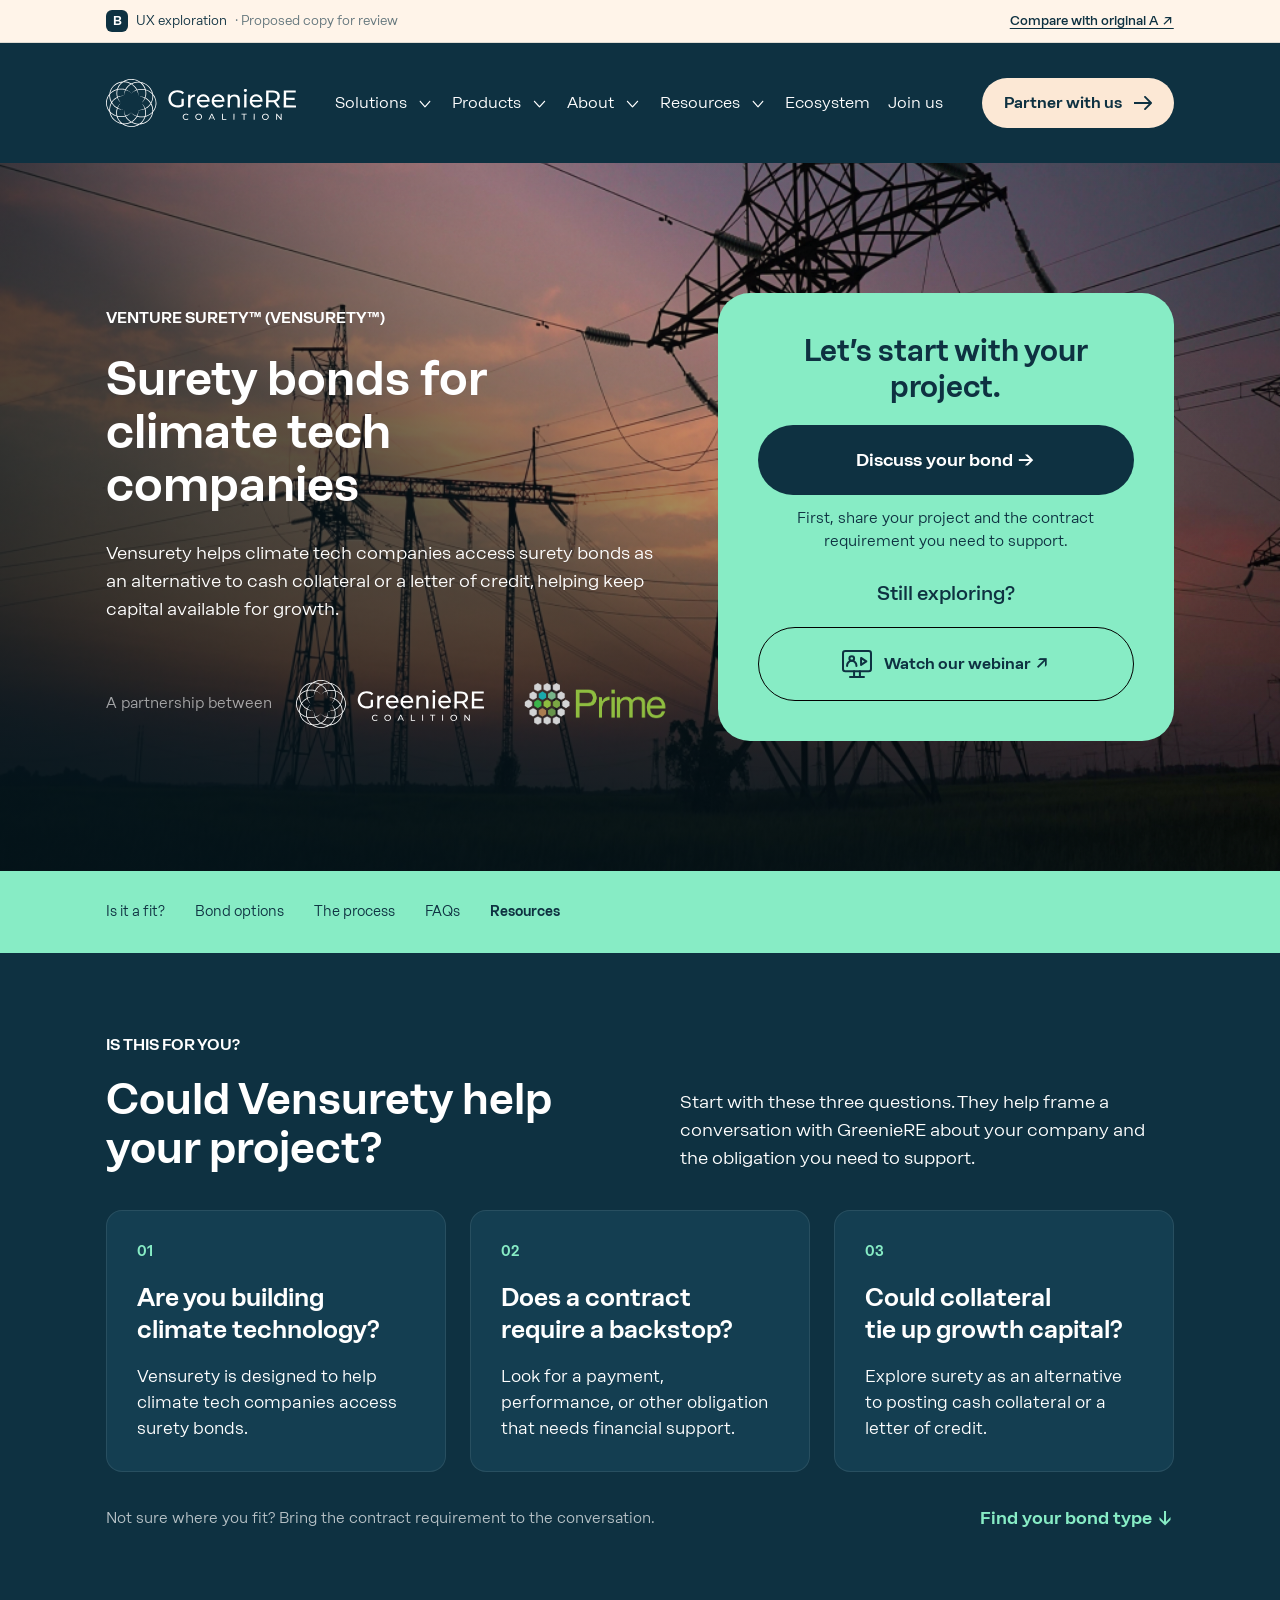
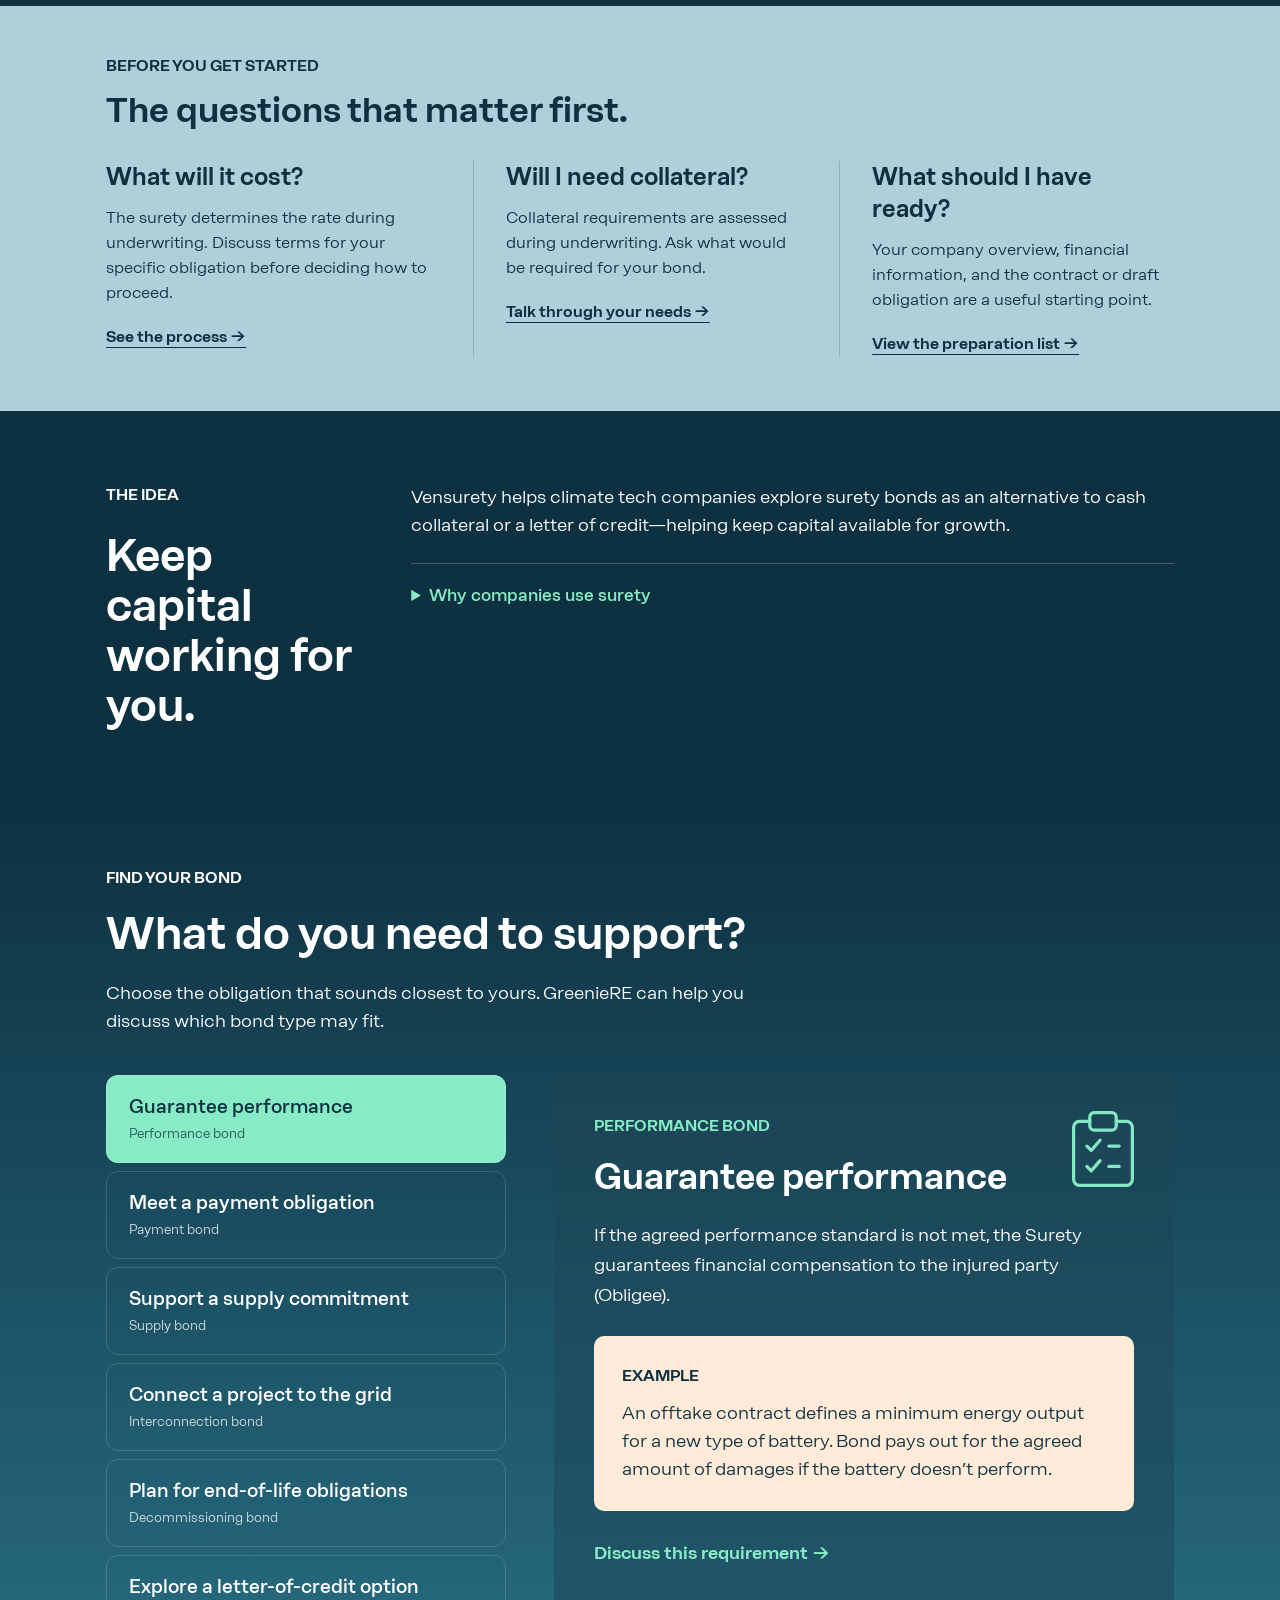
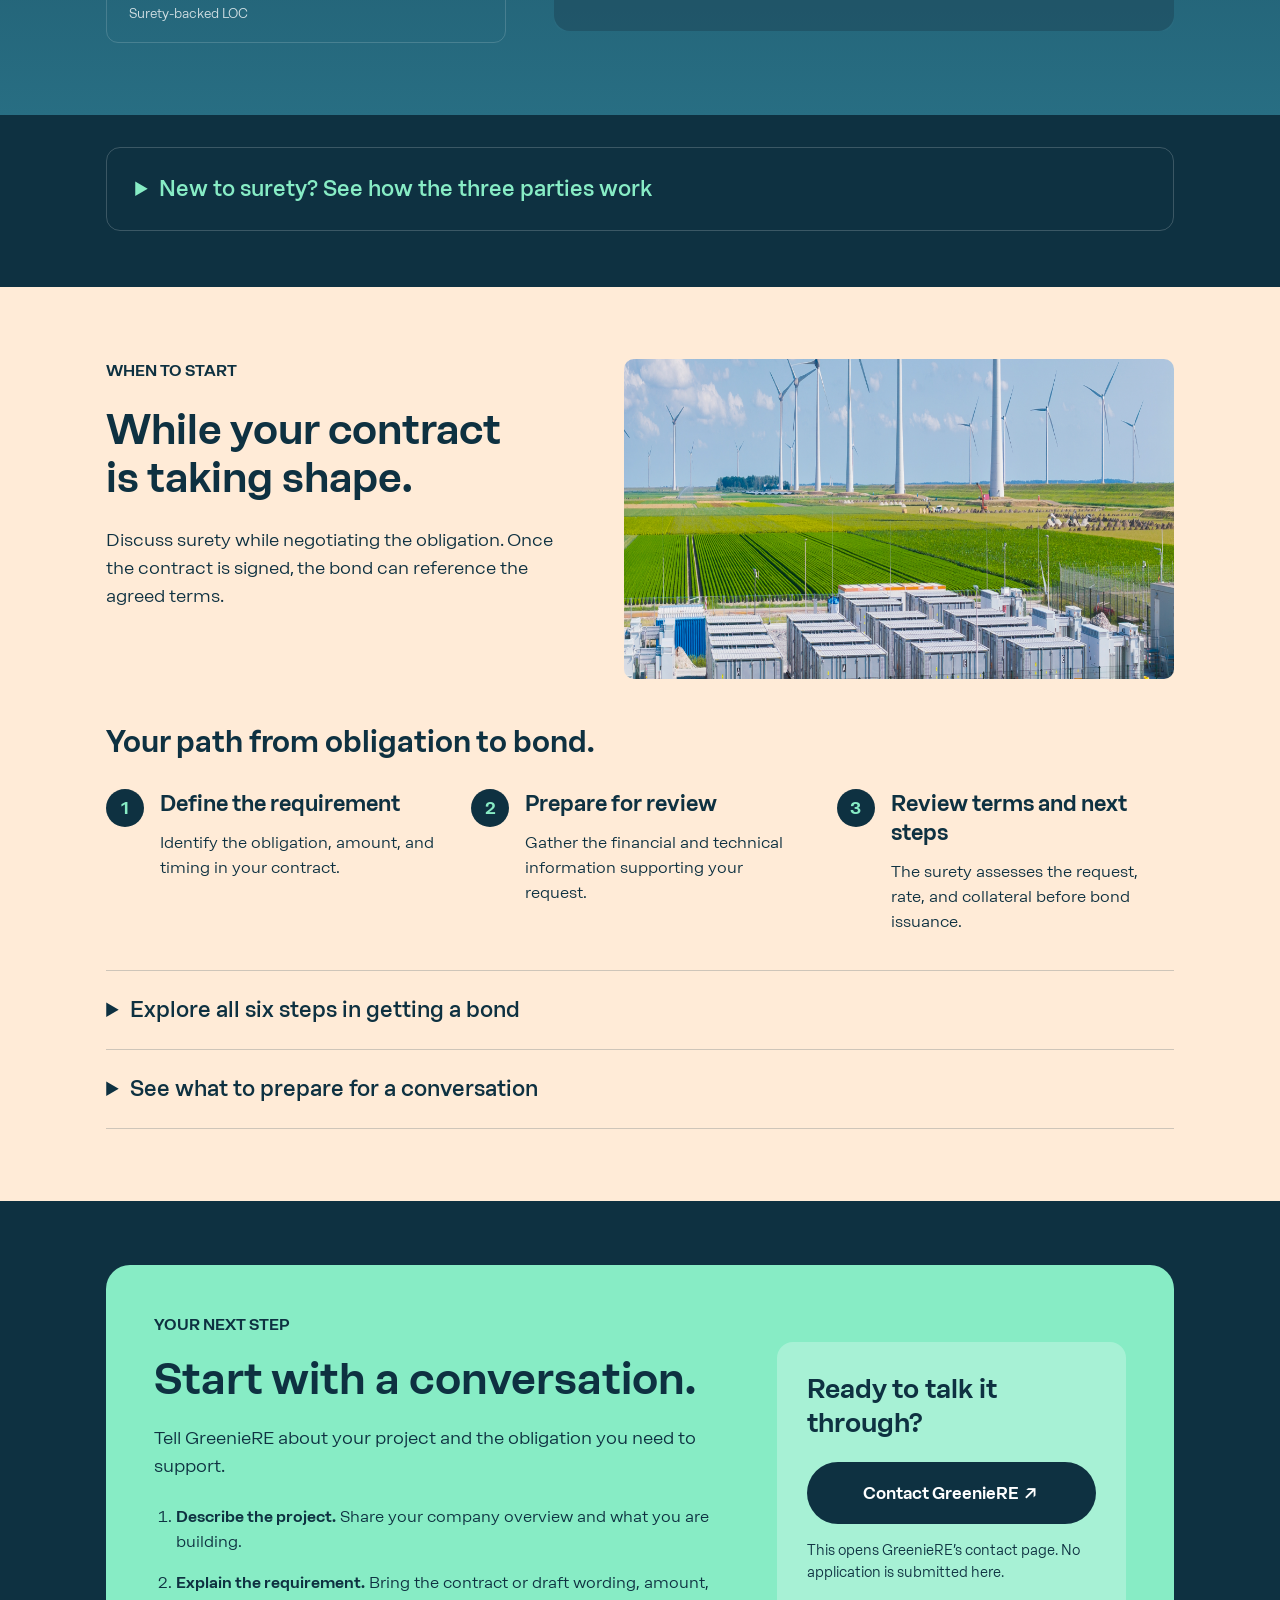
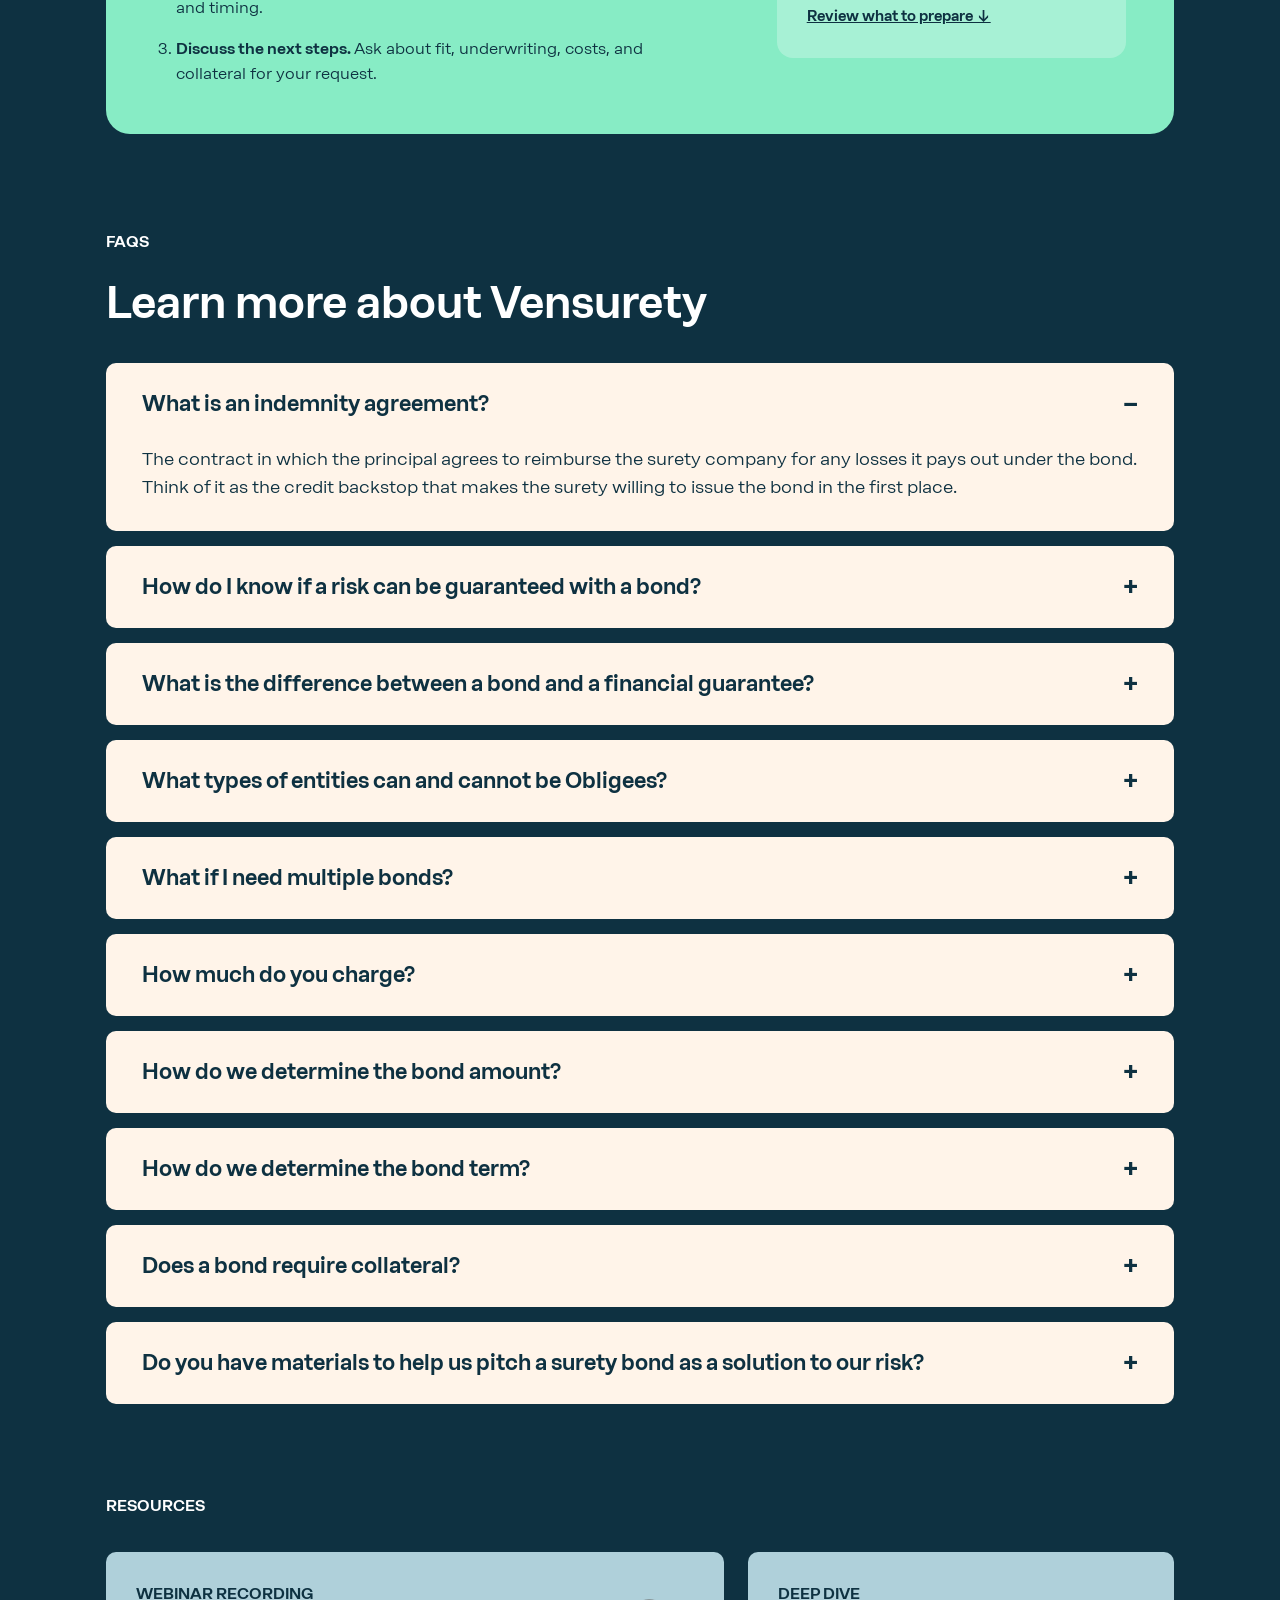
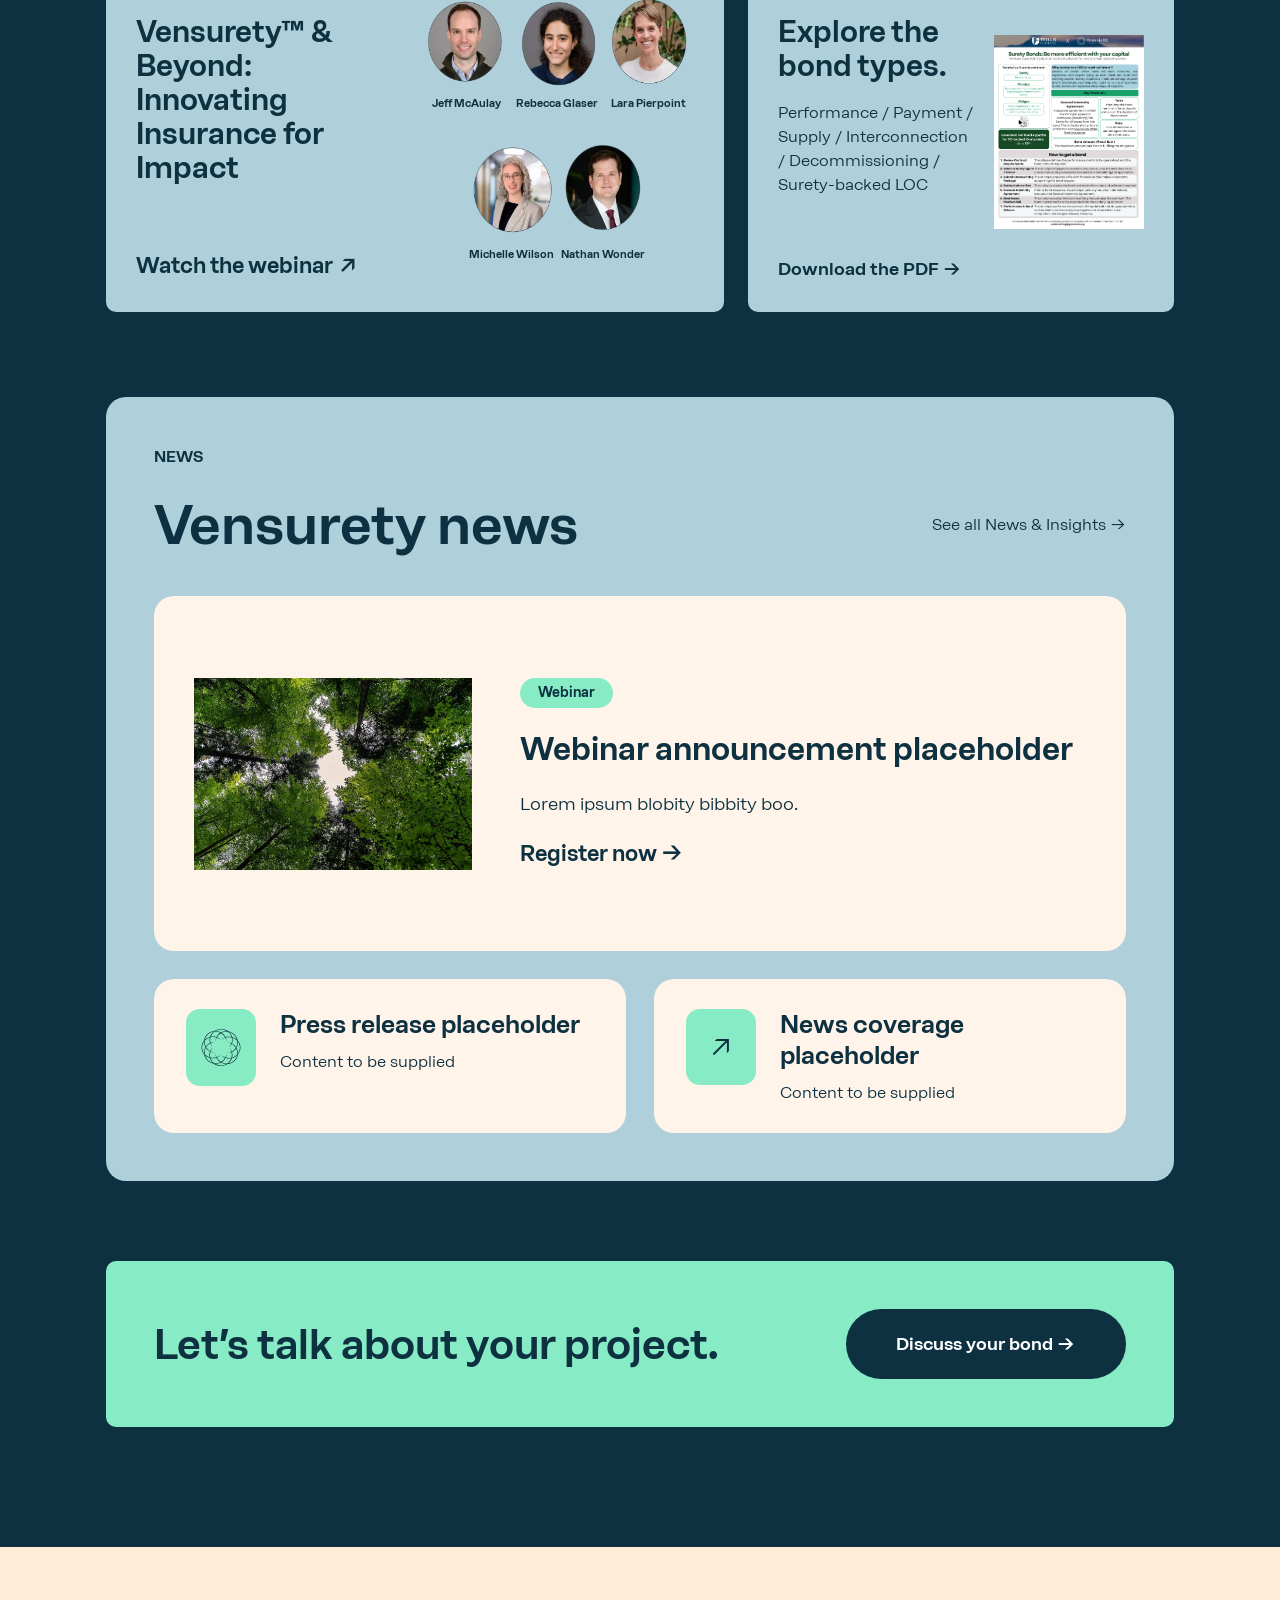
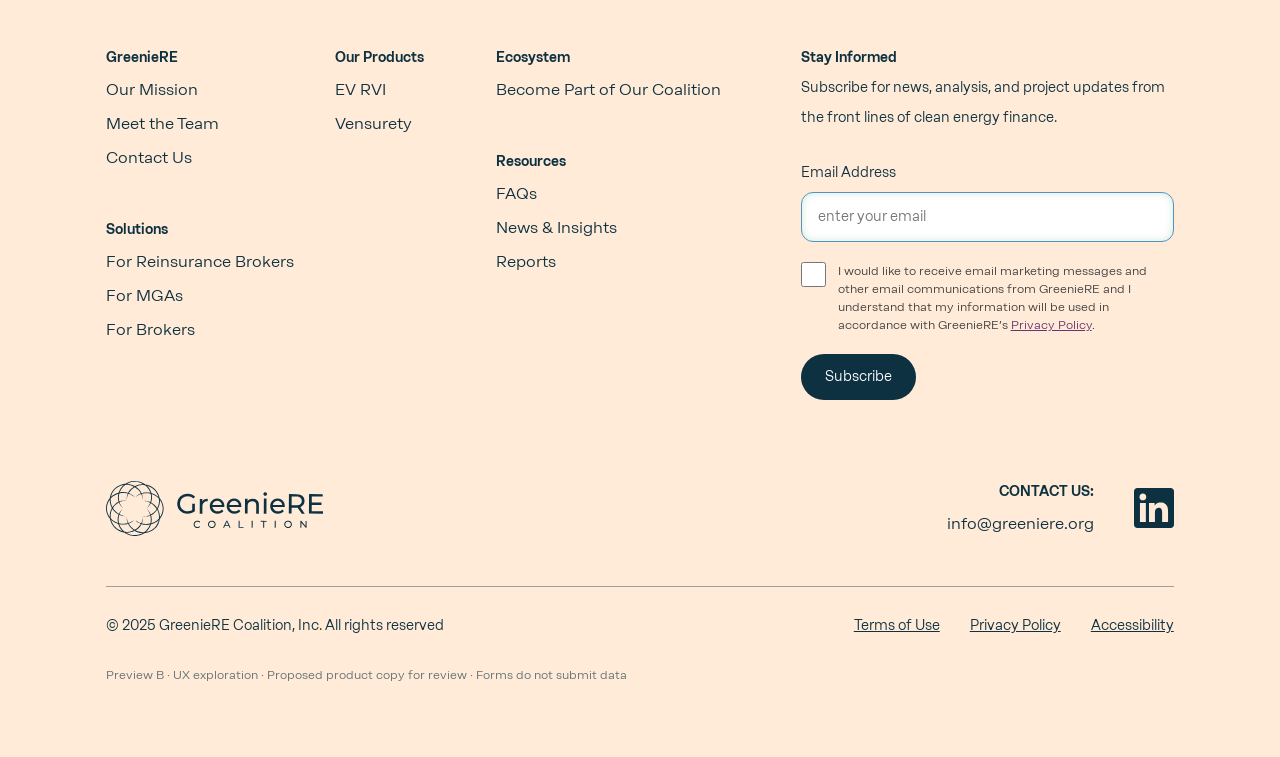
<file: ux-preview/index.html>
<!doctype html>
<html lang="en"><head><meta charset="utf-8"><meta name="viewport" content="width=device-width, initial-scale=1"><meta name="robots" content="noindex,nofollow"><meta name="description" content="A design preview of GreenieRE’s Vensurety landing page: surety bonds for climate tech companies."><meta name="theme-color" content="#0e3141"><title>Vensurety | UX Preview B</title><link rel="stylesheet" href="./styles.css"><link rel="preload" href="../NeueRational-Regular.woff" as="font" type="font/woff" crossorigin><script src="./app.js" defer></script></head>
<body class="ux-preview"><a class="skip-link" href="#main">Skip to content</a>
<aside class="comparison-bar" aria-label="Preview comparison"><div class="container"><p><span class="version-pill">B</span> UX exploration <span class="concept-label">· Proposed copy for review</span></p><a href="https://melissa958.github.io/greeniere-vensurety-preview/" target="_blank" rel="noopener noreferrer">Compare with original A ↗</a></div></aside><header class="site-header"><div class="container header-inner"><a href="https://greeniere.org/" aria-label="GreenieRE home" target="_blank" rel="noopener noreferrer"><picture class="brand"><source media="(max-width: 700px)" srcset="../2cd1d.svg"><img src="../53b1e.svg" alt="GreenieRE" loading="lazy"></picture></a><nav class="primary-nav" aria-label="Main navigation"><details class="nav-dropdown"><summary>Solutions <img src="../9c6f5.svg" alt="" loading="lazy"></summary><div><a class="" href="https://greeniere.org/insurers" target="_blank" rel="noopener noreferrer">For Insurers</a><a class="" href="https://greeniere.org/mgas" target="_blank" rel="noopener noreferrer">For MGAs</a><a class="" href="https://greeniere.org/brokers" target="_blank" rel="noopener noreferrer">For Brokers</a></div></details><details class="nav-dropdown"><summary>Products <img src="../0fcd6.svg" alt="" loading="lazy"></summary><div><a class="" href="#overview">Vensurety</a><button type="button" class="text-link" data-preview="EV RVI">EV RVI</button></div></details><details class="nav-dropdown"><summary>About <img src="../0fcd6.svg" alt="" loading="lazy"></summary><div><a class="" href="https://greeniere.org/about" target="_blank" rel="noopener noreferrer">Our Mission</a><a class="" href="https://greeniere.org/our-team" target="_blank" rel="noopener noreferrer">Meet the Team</a></div></details><details class="nav-dropdown"><summary>Resources <img src="../0fcd6.svg" alt="" loading="lazy"></summary><div><a class="" href="https://greeniere.org/news-and-insights" target="_blank" rel="noopener noreferrer">News &amp; Insights</a><a class="" href="#faqs">FAQs</a><a class="" href="https://greeniere.org/reports" target="_blank" rel="noopener noreferrer">Reports</a></div></details><a class="" href="https://greeniere.org/ecosystem" target="_blank" rel="noopener noreferrer">Ecosystem</a><a class="" href="https://greeniere.org/coalition" target="_blank" rel="noopener noreferrer">Join us</a></nav><a class="button partner" href="https://greeniere.org/contact" target="_blank" rel="noopener noreferrer">Partner with us <img src="../7077a.svg" alt="" loading="lazy"></a><button class="menu-toggle" aria-label="Open main menu" aria-expanded="false" aria-controls="mobile-menu"><img src="../8aa4e.svg" alt="" loading="lazy"></button></div><nav id="mobile-menu" aria-label="Mobile main navigation" hidden><details class="nav-dropdown"><summary>Solutions <img src="../9c6f5.svg" alt="" loading="lazy"></summary><div><a class="" href="https://greeniere.org/insurers" target="_blank" rel="noopener noreferrer">For Insurers</a><a class="" href="https://greeniere.org/mgas" target="_blank" rel="noopener noreferrer">For MGAs</a><a class="" href="https://greeniere.org/brokers" target="_blank" rel="noopener noreferrer">For Brokers</a></div></details><details class="nav-dropdown"><summary>Products <img src="../0fcd6.svg" alt="" loading="lazy"></summary><div><a class="" href="#overview">Vensurety</a><button type="button" class="text-link" data-preview="EV RVI">EV RVI</button></div></details><details class="nav-dropdown"><summary>About <img src="../0fcd6.svg" alt="" loading="lazy"></summary><div><a class="" href="https://greeniere.org/about" target="_blank" rel="noopener noreferrer">Our Mission</a><a class="" href="https://greeniere.org/our-team" target="_blank" rel="noopener noreferrer">Meet the Team</a></div></details><details class="nav-dropdown"><summary>Resources <img src="../0fcd6.svg" alt="" loading="lazy"></summary><div><a class="" href="https://greeniere.org/news-and-insights" target="_blank" rel="noopener noreferrer">News &amp; Insights</a><a class="" href="#faqs">FAQs</a><a class="" href="https://greeniere.org/reports" target="_blank" rel="noopener noreferrer">Reports</a></div></details><a class="" href="https://greeniere.org/ecosystem" target="_blank" rel="noopener noreferrer">Ecosystem</a><a class="" href="https://greeniere.org/coalition" target="_blank" rel="noopener noreferrer">Join us</a><a class="" href="https://greeniere.org/contact" target="_blank" rel="noopener noreferrer">Partner with us</a></nav></header>
<main id="main"><section class="hero" aria-labelledby="hero-title"><picture class="hero-image"><source media="(max-width: 700px)" srcset="../47ab0.png"><img src="../99748.png" alt="" loading="lazy"></picture><div class="hero-overlay"></div><div class="container hero-inner"><div class="hero-copy"><p class="eyebrow">Venture Surety™ (Vensurety™)</p><h1 id="hero-title">Surety bonds for climate tech companies</h1><p class="hero-description">Vensurety helps climate tech companies access surety bonds as an alternative to cash collateral or a letter of credit, helping keep capital available for growth.</p><div class="partnership"><p>A partnership between</p><div class="partner-brands"><picture><source media="(max-width: 700px)" srcset="../2f6db.svg"><img src="../bb101.svg" alt="GreenieRE" loading="lazy"></picture><img src="../a1706.png" alt="Prime Coalition" class="prime-logo" loading="lazy"></div></div></div><aside class="hero-cta"><h2>Let’s start with your project.</h2><a href="#start" class="button dark hero-apply">Discuss your bond →</a><p class="cta-expectation">First, share your project and the contract requirement you need to support.</p><p>Still exploring?</p><button type="button" class="button outline" data-preview="Webinar recording"><img src="../f4d4e.svg" alt="" loading="lazy">Watch our webinar ↗</button></aside></div></section>
<nav class="section-nav" aria-label="On this page"><div class="container section-nav-inner"><button class="section-toggle" aria-expanded="false" aria-controls="section-links"><strong id="current-section">Is it a fit?</strong><img src="../60479.svg" alt="" class="" loading="lazy"></button><div id="section-links" class="section-links"><a href="#fit" class="">Is it a fit?</a><a href="#bond-types" class="">Bond options</a><a href="#getting-a-bond" class="">The process</a><a href="#faqs" class="">FAQs</a><a href="#resources" class="">Resources</a></div><a href="#start" class="button dark sticky-apply"><span class="desktop-label">Discuss your bond →</span><span class="mobile-label">Let’s talk →</span></a></div></nav><section id="fit" class="container section fit-section"><div class="fit-intro"><div><p class="eyebrow">IS THIS FOR YOU?</p><h2>Could Vensurety help<br>your project?</h2></div><p>Start with these three questions. They help frame a conversation with GreenieRE about your company and the obligation you need to support.</p></div><div class="fit-grid"><article><span class="fit-number">01</span><h3>Are you building<br>climate technology?</h3><p>Vensurety is designed to help climate tech companies access surety bonds.</p></article><article><span class="fit-number">02</span><h3>Does a contract<br>require a backstop?</h3><p>Look for a payment, performance, or other obligation that needs financial support.</p></article><article><span class="fit-number">03</span><h3>Could collateral<br>tie up growth capital?</h3><p>Explore surety as an alternative to posting cash collateral or a letter of credit.</p></article></div><div class="fit-next"><p>Not sure where you fit? Bring the contract requirement to the conversation.</p><a href="#bond-types" class="text-link">Find your bond type ↓</a></div></section><section id="essentials" class="essentials-section"><div class="container"><div class="essentials-heading"><p class="eyebrow">BEFORE YOU GET STARTED</p><h2>The questions that matter first.</h2></div><div class="essentials-grid"><article><h3>What will it cost?</h3><p>The surety determines the rate during underwriting. Discuss terms for your specific obligation before deciding how to proceed.</p><a href="#getting-a-bond" class="">See the process →</a></article><article><h3>Will I need collateral?</h3><p>Collateral requirements are assessed during underwriting. Ask what would be required for your bond.</p><a href="#start" class="">Talk through your needs →</a></article><article><h3>What should I have ready?</h3><p>Your company overview, financial information, and the contract or draft obligation are a useful starting point.</p><a href="#prepare" data-reveal="prepare" class="">View the preparation list →</a></article></div></div></section><section id="overview" class="section container split overview"><div class="section-heading"><p class="eyebrow">THE IDEA</p><h2>Keep capital<br>working for you.</h2></div><div class="body-copy"><p>Vensurety helps climate tech companies explore surety bonds as an alternative to cash collateral or a letter of credit—helping keep capital available for growth.</p><details class="background-details"><summary>Why companies use surety</summary><div><p>At many stages of development, startups are asked to post collateral as a backstop to contractual obligations. This may be for supplier contracts, customers, utilities, or even investors.</p><p>Surety bonds are a common off-balance sheet alternative to posting collateral. To date, surety has either not been available to emerging climate tech companies or is available and very expensive. There are many instances where these companies could use surety to guarantee their payment or performance instead of cash collateral or a letter of credit. GreenieRE and Trellis launched Vensurety in fall 2025 to provide surety bonds to climate tech companies struggling with trapped capital.</p></div></details></div></section><section id="bond-types" class="bond-section"><div class="container section"><div class="bond-section-heading"><p class="eyebrow">FIND YOUR BOND</p><h2>What do you need to support?</h2><p>Choose the obligation that sounds closest to yours. GreenieRE can help you discuss which bond type may fit.</p></div><div class="bond-layout"><div class="bond-tabs" role="tablist" aria-label="Bond types" aria-orientation="vertical"><button role="tab" id="tab-0" aria-selected="true" aria-controls="panel-0" tabindex="0"><span class="tab-goal">Guarantee performance</span><span class="tab-name">Performance bond</span></button><button role="tab" id="tab-1" aria-selected="false" aria-controls="panel-1" tabindex="-1"><span class="tab-goal">Meet a payment obligation</span><span class="tab-name">Payment bond</span></button><button role="tab" id="tab-2" aria-selected="false" aria-controls="panel-2" tabindex="-1"><span class="tab-goal">Support a supply commitment</span><span class="tab-name">Supply bond</span></button><button role="tab" id="tab-3" aria-selected="false" aria-controls="panel-3" tabindex="-1"><span class="tab-goal">Connect a project to the grid</span><span class="tab-name">Interconnection bond</span></button><button role="tab" id="tab-4" aria-selected="false" aria-controls="panel-4" tabindex="-1"><span class="tab-goal">Plan for end-of-life obligations</span><span class="tab-name">Decommissioning bond</span></button><button role="tab" id="tab-5" aria-selected="false" aria-controls="panel-5" tabindex="-1"><span class="tab-goal">Explore a letter-of-credit option</span><span class="tab-name">Surety-backed LOC</span></button></div><div class="bond-panels"><article class="bond-panel" role="tabpanel" id="panel-0" aria-labelledby="tab-0"><picture class="bond-icon"><source media="(max-width:700px)" srcset="../d08af.svg"><img src="../f4a4b.svg" alt="" class="" loading="lazy"></picture><p class="eyebrow">Performance BOND</p><h3>Guarantee performance</h3><p>If the agreed performance standard is not met, the Surety guarantees financial compensation to the injured party (Obligee).</p><div class="bond-example"><p class="eyebrow">EXAMPLE</p><p>An offtake contract defines a minimum energy output for a new type of battery. Bond pays out for the agreed amount of damages if the battery doesn’t perform.</p></div><a href="#start" class="text-link bond-conversation">Discuss this requirement →</a></article><article class="bond-panel" role="tabpanel" id="panel-1" aria-labelledby="tab-1" hidden><p class="eyebrow">Payment BOND</p><h3>Meet a payment obligation</h3><p>Discuss a payment obligation in a contract.</p><div class="bond-example"><p class="eyebrow">BRING TO THE DISCUSSION</p><p>The agreement, the payment amounts, and when payment is due.</p></div><a href="#start" class="text-link bond-conversation">Discuss this requirement →</a></article><article class="bond-panel" role="tabpanel" id="panel-2" aria-labelledby="tab-2" hidden><p class="eyebrow">Supply BOND</p><h3>Support a supply commitment</h3><p>Discuss a contractual obligation to supply products or equipment.</p><div class="bond-example"><p class="eyebrow">BRING TO THE DISCUSSION</p><p>The supply agreement, delivery requirements, and the obligation that needs support.</p></div><a href="#start" class="text-link bond-conversation">Discuss this requirement →</a></article><article class="bond-panel" role="tabpanel" id="panel-3" aria-labelledby="tab-3" hidden><p class="eyebrow">Interconnection BOND</p><h3>Connect a project to the grid</h3><p>Discuss a bond requested as part of a project’s grid connection requirements.</p><div class="bond-example"><p class="eyebrow">BRING TO THE DISCUSSION</p><p>The interconnection agreement or draft requirements and the requested bond amount.</p></div><a href="#start" class="text-link bond-conversation">Discuss this requirement →</a></article><article class="bond-panel" role="tabpanel" id="panel-4" aria-labelledby="tab-4" hidden><p class="eyebrow">Decommissioning BOND</p><h3>Plan for end-of-life obligations</h3><p>Discuss a project’s removal or restoration obligations.</p><div class="bond-example"><p class="eyebrow">BRING TO THE DISCUSSION</p><p>The agreement defining the work, expected timing, and requested financial support.</p></div><a href="#start" class="text-link bond-conversation">Discuss this requirement →</a></article><article class="bond-panel" role="tabpanel" id="panel-5" aria-labelledby="tab-5" hidden><p class="eyebrow">Surety-backed LOC</p><h3>Explore a letter-of-credit option</h3><p>Discuss whether a surety-backed letter of credit could fit the contractual requirement.</p><div class="bond-example"><p class="eyebrow">BRING TO THE DISCUSSION</p><p>The letter-of-credit requirement, amount, duration, and proposed beneficiary.</p></div><a href="#start" class="text-link bond-conversation">Discuss this requirement →</a></article></div></div></div></section><section id="surety" class="container surety-wrapper"><details class="surety-details"><summary>New to surety? See how the three parties work</summary><section id="surety-explained" class="section surety"><div class="split"><div class="section-heading"><p class="eyebrow">WHAT IS SURETY?</p><h2>Surety is a three-party contract.</h2></div><div><div class="party-grid"><article class="party"><h3>1 / SURETY</h3><p>The bond provider.</p></article><article class="party"><h3>2 / PRINCIPAL</h3><p>The party performing the work and agreeing to indemnify the surety.</p></article><article class="party"><h3>3 / OBLIGEE</h3><p>The party requiring and protected by the bond, and defining the obligation.</p></article></div><div class="broker"><h3>Where does a broker fit?</h3><p>Brokers are not part of the surety agreement, but can help a company figure out what bond type they need and put together a submission package.</p></div></div></div><details class="provisions"><summary>Key provisions</summary><div class="provision-intro"><h3>General Indemnity Agreement</h3><p>A separate agreement in which the Principal agrees to reimburse (indemnify) the Surety for all losses from the bond. This is the Surety’s primary protection and how bonds differ from insurance.</p></div><div class="provision-grid"><div><h3>Term</h3><p>How long the bond remains in force. Usually annually or the duration of the contract.</p></div><div><h3>Rate</h3><p>Cost of the bond. A percentage of the bond penalty amount.</p></div><div><h3>Bond amount / penal sum</h3><p>The maximum amount paid for not fulfilling the obligation.</p></div></div></details></section></details></section><section id="getting-a-bond" class="getting-section"><div class="container section"><div class="split getting-intro"><div class="section-heading"><p class="eyebrow">WHEN TO START</p><h2>While your contract<br>is taking shape.</h2><p>Discuss surety while negotiating the obligation. Once the contract is signed, the bond can reference the agreed terms.</p></div><picture class="getting-image"><source media="(max-width:700px)" srcset="../48451.png"><img src="../ac43a.png" alt="Renewable energy generation and battery storage" class="" loading="lazy"></picture></div><div class="process-overview"><h3>Your path from obligation to bond.</h3><ol><li><span>1</span><div><h4>Define the requirement</h4><p>Identify the obligation, amount, and timing in your contract.</p></div></li><li><span>2</span><div><h4>Prepare for review</h4><p>Gather the financial and technical information supporting your request.</p></div></li><li><span>3</span><div><h4>Review terms and next steps</h4><p>The surety assesses the request, rate, and collateral before bond issuance.</p></div></li></ol></div><details class="process-details" id="full-process"><summary>Explore all six steps in getting a bond</summary><div class="process-detail-content"><div class="steps-heading"><h3>Steps in getting a bond</h3><div class="desktop-step-nav"><button class="step-prev" aria-label="Previous steps" disabled><img src="../bfaaf.svg" alt="" loading="lazy"></button><button class="step-next" aria-label="Next steps"><img src="../bfaaf.svg" alt="" loading="lazy"></button></div></div><div class="steps-track" tabindex="0" aria-label="Steps in getting a bond"><article class="step-card"><div class="step-badge"><picture class="step-ring"><source media="(max-width: 700px)" srcset="../2c5d7.svg"><img src="../90890.svg" alt="" loading="lazy"></picture><picture class="step-arc"><source media="(max-width: 700px)" srcset="../5998e.svg"><img src="../bd182.svg" alt="" loading="lazy"></picture><div>Step<strong>1</strong></div></div><h4>Review contract requirements</h4><p>The obligee defines the performance metric to be guaranteed and the bond amount required.</p></article><article class="step-card"><div class="step-badge"><picture class="step-ring"><source media="(max-width: 700px)" srcset="../2c5d7.svg"><img src="../90890.svg" alt="" loading="lazy"></picture><picture class="step-arc"><source media="(max-width: 700px)" srcset="../5998e.svg"><img src="../bd182.svg" alt="" loading="lazy"></picture><div>Step<strong>2</strong></div></div><h4>Select a surety agent / broker</h4><p>The principal engages a licensed surety broker, who markets the risk to one or more surety companies and assists in completing the application. This is an optional, but helpful step. A broker is not required, but can be useful if a company is unfamiliar with surety.</p></article><article class="step-card"><div class="step-badge"><picture class="step-ring"><source media="(max-width: 700px)" srcset="../2c5d7.svg"><img src="../90890.svg" alt="" loading="lazy"></picture><picture class="step-arc"><source media="(max-width: 700px)" srcset="../5998e.svg"><img src="../bd182.svg" alt="" loading="lazy"></picture><div>Step<strong>3</strong></div></div><h4>Submit underwriting package</h4><p>The principal prepares a file with financial and technical documents supporting the bond request.</p></article><article class="step-card"><div class="step-badge"><picture class="step-ring"><source media="(max-width: 700px)" srcset="../2c5d7.svg"><img src="../90890.svg" alt="" loading="lazy"></picture><picture class="step-arc"><source media="(max-width: 700px)" srcset="../5998e.svg"><img src="../bd182.svg" alt="" loading="lazy"></picture><div>Step<strong>4</strong></div></div><h4>Surety underwrites</h4><p>The surety evaluates the bond and determines rate and collateral required.</p></article><article class="step-card"><div class="step-badge"><picture class="step-ring"><source media="(max-width: 700px)" srcset="../2c5d7.svg"><img src="../90890.svg" alt="" loading="lazy"></picture><picture class="step-arc"><source media="(max-width: 700px)" srcset="../5998e.svg"><img src="../bd182.svg" alt="" loading="lazy"></picture><div>Step<strong>5</strong></div></div><h4>Execute indemnity agreement</h4><p>Prior to bond issuance, the principal (and any required indemnitors) executes the General Indemnity Agreement.</p></article><article class="step-card"><div class="step-badge"><picture class="step-ring"><source media="(max-width: 700px)" srcset="../2c5d7.svg"><img src="../90890.svg" alt="" loading="lazy"></picture><picture class="step-arc"><source media="(max-width: 700px)" srcset="../5998e.svg"><img src="../bd182.svg" alt="" loading="lazy"></picture><div>Step<strong>6</strong></div></div><h4>Bond issued; premium paid</h4><p>The surety executes the bond and the principal pays the premium. The bond is attached to or incorporated into the underlying contract.</p></article></div><div class="mobile-step-nav"><button class="step-prev" aria-label="Previous step" disabled><img src="../580bf.svg" alt="" loading="lazy"></button><p id="step-count" aria-live="polite">1 of 6</p><button class="step-next" aria-label="Next step"><img src="../2c596.svg" alt="" loading="lazy"></button></div></div></details><details class="preparation-details"><summary>See what to prepare for a conversation</summary><div class="submission" id="prepare"><h3>What’s needed for a submission</h3><div class="submission-grid"><ul class="checklist"><li><span aria-hidden="true">✓</span><p>Financial statement (cash position/runway)</p></li><li><span aria-hidden="true">✓</span><p>Company pitch deck/overview and any other documents that will help us understand emissions or other positive impacts</p></li><li><span aria-hidden="true">✓</span><p>Any contracts underpinning the bond or contract language in the negotiation process (e.g. contract language with lender referencing the performance obligation and the terms of the payout if the system fails to meet the minimum)</p></li><li><span aria-hidden="true">✓</span><p>Prior pilot history and outcomes</p></li><li><span aria-hidden="true">✓</span><p>For a performance bond: Any modeling, audits on performance, or case studies that would help us understand why/how the company believes it can meet the performance minimum.</p></li></ul><aside class="required-details"><h4>Required bond details</h4><div><span>1</span><div><h5>Bond term</h5><p>Time it’s active</p></div></div><div><span>2</span><div><h5>Bond amount</h5><p>Financial obligation</p></div></div><div><span>3</span><div><h5>Bond trigger</h5><p>What would go wrong requiring the bond to be called on</p></div></div></aside></div></div></details></div></section><section id="start" class="container section start-section"><div class="start-panel"><div><p class="eyebrow">YOUR NEXT STEP</p><h2>Start with a conversation.</h2><p>Tell GreenieRE about your project and the obligation you need to support.</p><ol><li><strong>Describe the project.</strong> Share your company overview and what you are building.</li><li><strong>Explain the requirement.</strong> Bring the contract or draft wording, amount, and timing.</li><li><strong>Discuss the next steps.</strong> Ask about fit, underwriting, costs, and collateral for your request.</li></ol></div><aside><h3>Ready to talk it through?</h3><a href="https://greeniere.org/contact" target="_blank" rel="noopener noreferrer" class="button dark">Contact GreenieRE ↗</a><p>This opens GreenieRE’s contact page. No application is submitted here.</p><a href="#prepare" data-reveal="prepare" class="text-link prepare-link">Review what to prepare ↓</a></aside></div></section><section id="faqs" class="section container faqs"><p class="eyebrow">FAQs</p><h2>Learn more about Vensurety</h2><div class="faq-list"><details open><summary>What is an indemnity agreement?</summary><div><p>The contract in which the principal agrees to reimburse the surety company for any losses it pays out under the bond. Think of it as the credit backstop that makes the surety willing to issue the bond in the first place.</p></div></details><details><summary>How do I know if a risk can be guaranteed with a bond?</summary><div><p>This answer hasn’t been supplied in the design yet. <a class="" href="https://greeniere.org/contact" target="_blank" rel="noopener noreferrer">Contact GreenieRE</a> for more information.</p></div></details><details><summary>What is the difference between a bond and a financial guarantee?</summary><div><p>This answer hasn’t been supplied in the design yet. <a class="" href="https://greeniere.org/contact" target="_blank" rel="noopener noreferrer">Contact GreenieRE</a> for more information.</p></div></details><details><summary>What types of entities can and cannot be Obligees?</summary><div><p>This answer hasn’t been supplied in the design yet. <a class="" href="https://greeniere.org/contact" target="_blank" rel="noopener noreferrer">Contact GreenieRE</a> for more information.</p></div></details><details><summary>What if I need multiple bonds?</summary><div><p>This answer hasn’t been supplied in the design yet. <a class="" href="https://greeniere.org/contact" target="_blank" rel="noopener noreferrer">Contact GreenieRE</a> for more information.</p></div></details><details><summary>How much do you charge?</summary><div><p>This answer hasn’t been supplied in the design yet. <a class="" href="https://greeniere.org/contact" target="_blank" rel="noopener noreferrer">Contact GreenieRE</a> for more information.</p></div></details><details><summary>How do we determine the bond amount?</summary><div><p>This answer hasn’t been supplied in the design yet. <a class="" href="https://greeniere.org/contact" target="_blank" rel="noopener noreferrer">Contact GreenieRE</a> for more information.</p></div></details><details><summary>How do we determine the bond term?</summary><div><p>This answer hasn’t been supplied in the design yet. <a class="" href="https://greeniere.org/contact" target="_blank" rel="noopener noreferrer">Contact GreenieRE</a> for more information.</p></div></details><details><summary>Does a bond require collateral?</summary><div><p>This answer hasn’t been supplied in the design yet. <a class="" href="https://greeniere.org/contact" target="_blank" rel="noopener noreferrer">Contact GreenieRE</a> for more information.</p></div></details><details><summary>Do you have materials to help us pitch a surety bond as a solution to our risk?</summary><div><p>This answer hasn’t been supplied in the design yet. <a class="" href="https://greeniere.org/contact" target="_blank" rel="noopener noreferrer">Contact GreenieRE</a> for more information.</p></div></details></div></section><section id="resources" class="section container resources"><p class="eyebrow">RESOURCES</p><div class="resource-grid"><article class="webinar"><div class="webinar-copy"><p class="eyebrow">WEBINAR RECORDING</p><h2>Vensurety™ &amp; Beyond: Innovating Insurance for Impact</h2><button type="button" class="text-link" data-preview="Webinar recording">Watch the webinar ↗</button></div><div class="speakers"><figure class="speaker speaker-0"><div class="portrait"><img src="../3ecd1.png" alt="Portrait of Jeff McAulay" loading="lazy"></div><figcaption>Jeff McAulay</figcaption></figure><figure class="speaker speaker-1"><div class="portrait"><img src="../3ecd1.png" alt="Portrait of Rebecca Glaser" loading="lazy"></div><figcaption>Rebecca Glaser</figcaption></figure><figure class="speaker speaker-2"><div class="portrait"><img src="../3ecd1.png" alt="Portrait of Lara Pierpoint" loading="lazy"></div><figcaption>Lara Pierpoint</figcaption></figure><figure class="speaker speaker-3"><div class="portrait"><img src="../3ecd1.png" alt="Portrait of Michelle Wilson" loading="lazy"></div><figcaption>Michelle Wilson</figcaption></figure><figure class="speaker speaker-4"><div class="portrait"><img src="../3ecd1.png" alt="Portrait of Nathan Wonder" loading="lazy"></div><figcaption>Nathan Wonder</figcaption></figure></div></article><article class="deep-dive"><div><p class="eyebrow">DEEP DIVE</p><h2>Explore the<br>bond types.</h2><p>Performance / Payment / Supply / Interconnection / Decommissioning / Surety-backed LOC</p><button type="button" class="text-link" data-preview="Bond-type PDF guide">Download the PDF →</button></div><img src="../0737d.png" alt="Venture Surety Bond Explainers guide cover" class="guide-cover" loading="lazy"></article></div></section><section id="news" class="section container news"><div class="news-panel"><p class="eyebrow">NEWS</p><div class="news-heading"><h2>Vensurety news</h2><a class="" href="https://greeniere.org/news-and-insights" target="_blank" rel="noopener noreferrer">See all News &amp; Insights →</a></div><article class="featured-news"><img src="../9b919.png" alt="Workshop participants discussing clean-energy finance" loading="lazy"><div><span class="pill">Webinar</span><h3>Webinar announcement placeholder</h3><p>Lorem ipsum blobity bibbity boo.</p><button type="button" class="text-link" data-preview="Webinar registration">Register now →</button></div></article><div class="other-news"><article><img src="../93625.svg" alt="" loading="lazy"><div><h3>Press release placeholder</h3><p>Content to be supplied</p></div></article><article><span class="news-arrow" aria-hidden="true">↗</span><div><h3>News coverage placeholder</h3><p>Content to be supplied</p></div></article></div></div></section><section class="container get-started"><div><h2>Let’s talk about your project.</h2><a href="#start" class="button dark">Discuss your bond →</a></div></section></main>
<footer class="site-footer"><div class="container"><div class="footer-top"><div class="footer-links"><div><h3>GreenieRE</h3><a class="" href="https://greeniere.org/about" target="_blank" rel="noopener noreferrer">Our Mission</a><a class="" href="https://greeniere.org/our-team" target="_blank" rel="noopener noreferrer">Meet the Team</a><a class="" href="https://greeniere.org/contact" target="_blank" rel="noopener noreferrer">Contact Us</a><h3>Solutions</h3><a class="" href="https://greeniere.org/insurers" target="_blank" rel="noopener noreferrer">For Reinsurance Brokers</a><a class="" href="https://greeniere.org/mgas" target="_blank" rel="noopener noreferrer">For MGAs</a><a class="" href="https://greeniere.org/brokers" target="_blank" rel="noopener noreferrer">For Brokers</a></div><div><h3>Our Products</h3><button type="button" class="text-link" data-preview="EV RVI">EV RVI</button><a class="" href="#overview">Vensurety</a></div><div><h3>Ecosystem</h3><a class="" href="https://greeniere.org/coalition" target="_blank" rel="noopener noreferrer">Become Part of Our Coalition</a><h3>Resources</h3><a class="" href="#faqs">FAQs</a><a class="" href="https://greeniere.org/news-and-insights" target="_blank" rel="noopener noreferrer">News &amp; Insights</a><a class="" href="https://greeniere.org/reports" target="_blank" rel="noopener noreferrer">Reports</a></div></div><form id="newsletter"><h3>Stay Informed</h3><p>Subscribe for news, analysis, and project updates from the front lines of clean energy finance.</p><label for="email">Email Address</label><input id="email" name="email" type="email" placeholder="enter your email" autocomplete="email" required><label class="consent"><input type="checkbox" required><span>I would like to receive email marketing messages and other email communications from GreenieRE and I understand that my information will be used in accordance with GreenieRE’s <a class="" href="https://greeniere.org/privacy-policy" target="_blank" rel="noopener noreferrer">Privacy Policy</a>.</span></label><button class="button dark" type="submit">Subscribe</button><p id="newsletter-status" class="form-status" role="status"></p></form></div><div class="footer-brand-row"><picture class="footer-brand"><source media="(max-width: 700px)" srcset="../0215c.svg"><img src="../5fe58.svg" alt="GreenieRE" loading="lazy"></picture><div><div><strong>CONTACT US:</strong><a class="" href="mailto:info@greeniere.org">info@greeniere.org</a></div><a class="" href="https://www.linkedin.com/company/greeniere/" target="_blank" rel="noopener noreferrer"><img src="../ae500.svg" alt="LinkedIn" loading="lazy"></a></div></div><div class="footer-bottom"><p>© 2025 GreenieRE Coalition, Inc. All rights reserved</p><nav aria-label="Legal"><a class="" href="https://greeniere.org/terms-of-use" target="_blank" rel="noopener noreferrer">Terms of Use</a><a class="" href="https://greeniere.org/privacy-policy" target="_blank" rel="noopener noreferrer">Privacy Policy</a><a class="" href="https://greeniere.org/accessibility" target="_blank" rel="noopener noreferrer">Accessibility</a></nav></div><p class="preview-note">Preview B · UX exploration · Proposed product copy for review · Forms do not submit data</p></div></footer>
<dialog id="preview-dialog" aria-labelledby="dialog-title"><form method="dialog"><button class="dialog-close" aria-label="Close dialog">×</button></form><p class="eyebrow">DESIGN PREVIEW</p><h2 id="dialog-title">Vensurety application</h2><p>This destination hasn’t been supplied for the test site yet. No application or personal data is submitted from this preview.</p><p><a class="" href="https://greeniere.org/contact" target="_blank" rel="noopener noreferrer">Contact GreenieRE →</a></p><form method="dialog"><button class="button dark">Back to the preview</button></form></dialog>
</body></html>
</file>
<file: styles.css>
@font-face{font-family:Rational;src:url('./NeueRational-Regular.woff') format('woff');font-weight:400;font-display:swap}
@font-face{font-family:Rational;src:url('./NeueRational-SemiBold.woff') format('woff');font-weight:600;font-display:swap}
@font-face{font-family:Rational;src:url('./NeueRational-Bold.woff') format('woff');font-weight:700;font-display:swap}
:root{--navy:#0e3141;--panel:#143e51;--mint:#87ecc5;--cream:#ffebd7;--paper:#fff4e9;--blue:#afd0da;--gutter:clamp(24px,8.3vw,144px);color-scheme:dark;scroll-behavior:smooth}
*{box-sizing:border-box}body{margin:0;background:var(--navy);color:white;font:18px/1.56 Rational,Arial,sans-serif}button,input{font:inherit}button,a,input,summary{-webkit-tap-highlight-color:transparent}button{cursor:pointer}button:disabled{cursor:default}a{color:inherit;text-decoration:none}a:hover,.text-link:hover{text-decoration:underline;text-underline-offset:5px}button{color:inherit}img{display:block}p,h1,h2,h3,h4,h5,figure{margin:0}h1,h2,h3,h4,h5{font-weight:700}h1{font-size:56px;line-height:1.1}h2{font-size:45px;line-height:1.11}h3{font-size:22px;line-height:1.32}h4{font-size:24px;line-height:1.35}p+p{margin-top:24px}button:focus-visible,a:focus-visible,summary:focus-visible,input:focus-visible,[tabindex]:focus-visible{outline:3px solid #60bffe;outline-offset:6px}button:disabled{opacity:.45}button:hover:not(:disabled){filter:brightness(1.045)}[hidden]{display:none!important}.container{width:calc(100% - var(--gutter)*2);max-width:1384px;margin-inline:auto}.section{padding-block:100px}section[id]{scroll-margin-top:130px}.eyebrow{font-size:16px;line-height:23px;font-weight:700;text-transform:uppercase}.section-heading h2{margin-top:24px}.split{display:grid;grid-template-columns:minmax(230px,355fr) minmax(0,1041fr);gap:45px}.button{display:inline-flex;align-items:center;justify-content:center;gap:12px;border:0;border-radius:100px;padding:22px;font-size:18px;line-height:26px;font-weight:700;text-align:center;min-height:70px}.button:hover{text-decoration:none}.dark{color:white;background:var(--navy)}.text-link{padding:0;background:none;border:0;text-align:left;font-weight:700;font-size:22px;line-height:32px}.skip-link{position:fixed;top:10px;left:20px;z-index:200;transform:translateY(-200%);background:var(--cream);color:var(--navy);padding:12px}.skip-link:focus{transform:none}
.site-header{position:relative;z-index:30}.header-inner{height:120px;display:flex;align-items:center;justify-content:space-between;gap:32px}.brand img{width:216.724px;height:55.3782px}.primary-nav{display:flex;align-items:center;gap:32px;font-size:16px;white-space:nowrap}.partner{background:#fce8d5;color:var(--navy);font-size:16px;padding:10px 22px;min-height:50px;white-space:nowrap}.nav-dropdown{position:relative}.nav-dropdown summary{list-style:none;cursor:pointer;display:flex;gap:9px;align-items:center}.nav-dropdown summary::-webkit-details-marker{display:none}.nav-dropdown summary img{flex:none}.nav-dropdown>div{position:absolute;top:calc(100% + 20px);left:-20px;min-width:190px;padding:16px 20px;background:var(--cream);color:var(--navy);border-radius:12px;box-shadow:0 10px 30px #0003;display:grid;gap:14px}.nav-dropdown .text-link{font-size:16px}.menu-toggle{display:none;background:none;border:0;padding:8px}#mobile-menu{padding:20px var(--gutter);background:var(--panel)}
.hero{position:relative;min-height:708px;display:flex;align-items:center;isolation:isolate}.hero-image,.hero-overlay{position:absolute;inset:0;z-index:-2}.hero-image img{height:100%;width:100%;object-fit:cover;object-position:bottom}.hero-overlay{z-index:-1;background:linear-gradient(35.77deg,rgba(3,21,29,.826) 9.085%,rgba(4,20,27,.648) 40.852%,rgba(5,18,24,.067) 64.155%)}.hero-inner{display:grid;grid-template-columns:minmax(0,840px) minmax(360px,456px);gap:clamp(40px,8.3vw,144px);align-items:center}.hero-copy h1{margin-top:23px;max-width:756px}.hero-description{margin-top:28px;max-width:704px}.partnership{margin-top:57px;display:flex;align-items:center;gap:24px}.partnership>p{font-size:15px;color:#fff9;white-space:nowrap}.partner-brands{display:flex;align-items:center;gap:38px}.prime-logo{width:148px;height:48px;object-fit:contain}.hero-cta{background:var(--mint);color:var(--navy);padding:66px 40px;border-radius:32px;text-align:center;display:flex;flex-direction:column;gap:28px}.hero-cta h2{font-size:33px;line-height:46px;white-space:nowrap}.hero-cta>p{font-size:24px;line-height:35px;margin:0;font-weight:600}.hero-cta .button{width:100%}.outline{background:none;border:1px solid black;color:var(--navy)}
.section-nav{position:sticky;top:0;z-index:20;background:var(--mint);color:var(--navy)}.section-nav-inner{display:flex;min-height:110px;align-items:center;justify-content:space-between;gap:24px}.section-links{display:flex;gap:28px;align-items:center;font-size:16px;white-space:nowrap}.section-links a.active{font-weight:700}.sticky-apply{width:376px;flex:none;visibility:hidden;opacity:0;transition:opacity .15s}.sticky-apply.visible{visibility:visible;opacity:1}.section-toggle,.mobile-label{display:none}.body-copy p{font-size:18px;line-height:28px}.overview{padding-bottom:100px}.overview h2{font-size:40px;line-height:45px}.party-grid{display:grid;grid-template-columns:repeat(3,minmax(0,1fr));gap:24px}.party{background:var(--panel);border-radius:10px;padding:36px;min-height:246px}.party h3{font-size:22px;color:var(--mint);line-height:35px}.party p{margin-top:24px;line-height:28px}.broker{margin-top:44px;display:grid;grid-template-columns:309fr 691fr;gap:42px}.broker h3{font-size:22px}.broker p{line-height:28px}.provisions{background:var(--panel);border-radius:10px;margin-top:52px;overflow:hidden}.provisions summary{font-size:35px;line-height:46px;padding:33px 60px;list-style:none;font-weight:700;display:flex;justify-content:space-between;gap:20px;cursor:pointer}.provisions summary::after,.faq-list summary::after{content:'+';font-size:28px;font-weight:700;flex:none}.provisions[open] summary::after,.faq-list details[open] summary::after{content:'−'}.provisions summary::-webkit-details-marker,.faq-list summary::-webkit-details-marker{display:none}.provisions h3{color:var(--mint);font-size:22px}.provision-intro{padding:0 60px 48px}.provision-intro p{margin-top:20px}.provision-grid{display:grid;grid-template-columns:repeat(3,1fr);border-top:1px solid #ffffff50}.provision-grid>div{padding:42px 60px}.provision-grid>div+div{border-left:1px solid #ffffff50}.provision-grid p{margin-top:20px}
.bond-section{background:linear-gradient(180deg,var(--navy),#286e83)}.bond-layout{display:grid;grid-template-columns:240px minmax(0,1fr);gap:69px}.bond-tabs{border-left:1px solid #ffffff50;display:flex;flex-direction:column;gap:28px;align-self:start}.bond-tabs button{font-size:22px;line-height:33px;padding:8px 0 8px 30px;position:relative;white-space:nowrap;background:none;border:0;text-align:left;color:white}.bond-tabs button[aria-selected=true]{font-weight:700}.bond-tabs button[aria-selected=true]::before{content:'';position:absolute;height:55px;width:7px;background:var(--mint);left:-4px;top:0}.bond-panel{padding:44px 48px 60px;min-height:578px;position:relative;isolation:isolate}.bond-panel::before{content:'';position:absolute;inset:0;background:#ffffff05;z-index:-1;border-radius:12px}.bond-icon{display:block;margin-bottom:35px;padding:0 8px}.bond-panel h3{font-size:22px;line-height:60px}.bond-panel>p{margin-top:27px;line-height:30px}.bond-example{background:var(--cream);color:var(--navy);padding:28px;border-radius:10px;margin-top:27px}.bond-example p+p{margin-top:12px}.preview-copy{min-height:120px}.bond-panel .text-link{color:var(--mint)}
.getting-section{background:var(--cream);color:var(--navy);color-scheme:light}.getting-section>.section{padding-top:122px;padding-bottom:138px}.getting-image{display:block;height:345px;overflow:hidden;border-radius:10px}.getting-image img{height:100%;width:100%;object-fit:cover}.getting-intro{margin-bottom:80px}.steps-heading{display:flex;align-items:center;justify-content:space-between;margin-bottom:45px}.steps-heading h3,.timeline-section>h3,.submission>h3{font-size:22px;line-height:46px}.desktop-step-nav{display:flex;gap:12px}.desktop-step-nav button{border:0;background:none;padding:0;width:40px;height:40px;overflow:hidden;position:relative}.desktop-step-nav img{position:absolute;top:0;right:0;max-width:none}.desktop-step-nav .step-prev img{transform:rotate(180deg);right:auto;left:0}.steps-track{display:flex;gap:44px;overflow-x:auto;scroll-snap-type:x mandatory;scrollbar-width:none;overscroll-behavior-x:contain}.steps-track::-webkit-scrollbar{display:none}.step-card{flex:0 0 calc((100% - 220px)/6);min-width:175px;scroll-snap-align:start}.step-badge{height:156px;width:156px;position:relative;margin-bottom:28px}.step-ring,.step-arc{position:absolute;display:block}.step-ring{inset:0}.step-arc{left:17px;top:15px}.step-badge>div{position:absolute;inset:0;display:flex;flex-direction:column;align-items:center;justify-content:center;font-weight:700;font-size:19px;line-height:28px}.step-badge strong{font-size:36px;line-height:46px}.step-card h4{font-size:20px;line-height:27px;margin-bottom:16px}.step-card>p{font-size:14px;line-height:21px}.mobile-step-nav{display:none}.timeline-section{margin-top:100px}.timeline-section>h3{margin-bottom:45px}.timeline{display:grid;grid-template-columns:repeat(5,minmax(0,1fr));gap:20px}.timeline article{padding:25px;border:1px solid #0e314133;min-height:308px}.timeline .highlight{background:var(--navy);color:white}.timeline-number{font-size:22px;font-weight:700;letter-spacing:.5px}.timeline h4{margin-top:20px;font-size:26px;line-height:38px}.timeline article>p:last-child{margin-top:20px;font-size:14px;line-height:20px}.submission{margin-top:120px}.submission>h3{margin-bottom:32px}.submission-grid{display:grid;grid-template-columns:minmax(0,958fr) minmax(280px,434fr);gap:48px;align-items:center}.checklist{list-style:none;margin:0;padding:0;display:grid;gap:24px}.checklist li{display:flex;gap:16px;align-items:flex-start;line-height:28px}.checklist li>span{height:28px;width:28px;flex:none;background:var(--mint);border-radius:50%;text-align:center;font-weight:700}.required-details{padding:28px;border:1px solid var(--mint);border-radius:16px}.required-details h4{font-size:24px;margin-bottom:24px}.required-details>div{display:flex;gap:18px;margin-top:20px}.required-details>div>span{height:24px;width:24px;flex:none;border-radius:50%;background:var(--mint);text-align:center;font-size:16px;font-weight:700}.required-details h5{font-size:18px;line-height:26px}.required-details p{font-size:16px;line-height:24px;margin-top:3px}
.resources{padding-top:64px;padding-bottom:55px}.resources>.eyebrow{margin-bottom:35px}.resource-grid{display:grid;grid-template-columns:864fr 552fr;gap:24px}.webinar,.deep-dive{color:var(--navy);background:var(--blue);border-radius:10px;min-height:360px;padding:40px;position:relative}.webinar{display:grid;grid-template-columns:1fr 1.1fr;gap:22px}.webinar h2,.deep-dive h2{font-size:35px;line-height:37px;margin-top:10px}.webinar-copy{display:flex;flex-direction:column;align-items:flex-start}.webinar-copy .text-link{margin-top:auto;padding-top:30px}.speakers{display:grid;grid-template-columns:repeat(6,minmax(0,1fr));gap:12px 0;margin-top:-20px;margin-bottom:-10px;align-content:center}.speaker{grid-column:span 2;min-width:0;text-align:center}.speaker-3{grid-column:2/span 2}.speaker-4{grid-column:4/span 2}.portrait{height:133px;position:relative;overflow:hidden}.portrait img{position:absolute;height:167.53%;width:575.57%;max-width:none;top:-.3%;left:-109.16%}.speaker-0 img{left:-4%;width:603.2%}.speaker-2 img{left:-228.24%}.speaker-3 img{left:-359.2%;width:603.2%}.speaker-4 img{left:-458.78%}.speaker figcaption{font-size:14px;font-weight:700;line-height:24px;white-space:nowrap}.deep-dive{display:grid;grid-template-columns:1fr 224px;gap:24px}.deep-dive>div{display:flex;flex-direction:column}.deep-dive>div>p:not(.eyebrow){font-size:16px;line-height:24px;margin-top:18px}.deep-dive .text-link{font-size:18px;line-height:26px;margin-top:auto;padding-top:16px}.guide-cover{width:100%;height:280px;object-fit:contain;align-self:center}
.faqs{padding-top:60px;padding-bottom:80px}.faqs>h2{margin-top:24px;font-size:45px;line-height:50px}.faq-list{margin-top:36px;display:grid;gap:15px}.faq-list details{background:var(--paper);color:var(--navy);border-radius:10px;overflow:hidden}.faq-list summary{display:flex;justify-content:space-between;align-items:center;gap:24px;list-style:none;cursor:pointer;font-size:22px;font-weight:700;line-height:32px;padding:25px 36px}.faq-list details>div{padding:0 36px 30px;font-size:18px;line-height:28px}.faq-list a{text-decoration:underline}.news{padding-top:30px;padding-bottom:40px}.news-panel{padding:48px;background:var(--blue);color:var(--navy);border-radius:20px}.news-heading{display:flex;justify-content:space-between;gap:20px;align-items:center;margin-top:26px;margin-bottom:40px}.news-heading h2{font-size:56px;line-height:62px}.news-heading>a{font-size:16px}.featured-news{background:var(--paper);border-radius:20px;padding:40px;display:grid;grid-template-columns:400fr 816fr;gap:48px;align-items:center}.featured-news>img{width:100%;height:275px;object-fit:contain;border-radius:20px}.featured-news h3{margin-top:20px;font-size:22px;line-height:42px}.featured-news p{margin-top:20px}.featured-news .text-link{margin-top:20px}.pill{font-size:14px;line-height:18px;font-weight:700;padding:6px 18px;background:var(--mint);border-radius:20px;display:inline-block}.other-news{display:grid;grid-template-columns:1fr 1fr;gap:28px;margin-top:28px}.other-news article{background:var(--paper);padding:30px 32px;border-radius:20px;display:flex;gap:24px;align-items:start}.other-news h3{font-size:22px;line-height:31px}.other-news p{font-size:16px;line-height:20px;margin-top:12px}.news-arrow{background:var(--mint);border-radius:14px;font-size:28px;line-height:36px;text-align:center;width:70px;padding-block:20px;flex:none}.get-started{padding-top:40px;padding-bottom:120px}.get-started>div{padding:48px;background:var(--mint);color:var(--navy);border-radius:10px;display:flex;align-items:center;justify-content:space-between;gap:24px}.get-started h2{font-size:56px;line-height:62px}.get-started .button{width:376px;flex:none}
.site-footer{background:var(--cream);color:var(--navy);color-scheme:light;padding:96px 0 72px}.footer-top{display:grid;grid-template-columns:minmax(0,1.7fr) minmax(330px,1fr);gap:100px}.footer-links{display:grid;grid-template-columns:186fr 124fr 223fr;gap:58px;font-size:16px;line-height:32px}.footer-links h3{font-size:22px;line-height:30px}.footer-links h3:not(:first-child){margin-top:40px}.footer-links a,.footer-links .text-link{display:block;font-size:16px;font-weight:400;line-height:34px}.site-footer form h3{font-size:22px;line-height:30px}.site-footer form>p{font-size:14px;line-height:30px;margin-top:0}.site-footer form>label:not(.consent){display:block;font-size:14px;line-height:30px;margin-top:25px;margin-bottom:4px}.site-footer input[type=email]{padding:12px 16px;border:1px solid #5692be;box-shadow:inset 0 0 8px #16964f33;width:100%;border-radius:12px;background:white;color:var(--navy);font-size:14px;line-height:24px}.consent{display:flex;gap:12px;align-items:start;margin-top:20px;font-size:12px;line-height:18px;color:#404040}.consent input{accent-color:var(--navy);height:25px;width:25px;flex:none;margin:0}.consent a{color:#693472;text-decoration:underline}.site-footer form .button{min-height:46px;padding:8px 24px;font-size:14px;line-height:30px;margin-top:20px;font-weight:400}.site-footer .form-status{font-size:13px;line-height:20px;margin-top:12px}.footer-brand-row{display:flex;justify-content:space-between;align-items:center;margin-top:64px}.footer-brand-row>div{display:flex;align-items:center;gap:40px}.footer-brand-row>div>div{display:flex;flex-direction:column;text-align:right;font-size:16px;line-height:32px}.footer-brand-row strong{font-size:14px}.footer-bottom{display:flex;justify-content:space-between;gap:24px;border-top:1px solid #0e314166;padding-top:24px;margin-top:46px;font-size:14px;line-height:30px}.footer-bottom nav{display:flex;gap:60px}.footer-bottom nav a{text-decoration:underline}.preview-note{font-size:12px;line-height:20px;opacity:.65;margin-top:24px}.site-footer .footer-brand img{width:216.71px;height:55.3782px}
dialog{border:0;border-radius:24px;color:var(--navy);background:var(--cream);width:min(560px,calc(100vw - 48px));padding:40px;box-shadow:0 25px 100px #0006;color-scheme:light}dialog::backdrop{background:#03151dbb;backdrop-filter:blur(4px)}dialog h2{font-size:32px;line-height:1.2;margin:18px 0}dialog>p{font-size:17px}dialog>p a{text-decoration:underline}dialog .button{margin-top:28px;min-height:54px}.dialog-close{position:absolute;top:12px;right:18px;border:0;background:none;font-size:32px;padding:0 8px}
@media(min-width:1500px){.steps-track{overflow-x:auto}.step-card{flex-basis:calc((100% - 220px)/6)}}
@media(max-width:1499px){.primary-nav{gap:18px}.header-inner{gap:24px}.brand img{width:190px;height:auto}.hero-inner{gap:64px}.hero-copy h1{font-size:48px}.hero-cta{padding:50px 28px}.hero-cta h2{font-size:28px}.section-links{gap:20px;font-size:14px}.sticky-apply{width:270px;font-size:16px}.party{padding:25px}.party h3{font-size:22px}.bond-layout{grid-template-columns:210px minmax(0,1fr);gap:30px}.bond-panel{padding:40px 32px}.step-card{flex-basis:calc((100% - 176px)/5)}.resource-grid{grid-template-columns:1.45fr 1fr}.webinar{padding:30px;gap:12px;grid-template-columns:1fr 1fr}.webinar h2,.deep-dive h2{font-size:30px;line-height:34px}.deep-dive{padding:30px;grid-template-columns:1fr 150px;gap:16px}.portrait{height:105px}.speaker figcaption{font-size:11px}.speakers{gap:22px 0}.footer-top{gap:60px}.footer-links{gap:25px}.footer-bottom nav{gap:30px}}
@media(max-width:1200px){.primary-nav{display:none}.partner{margin-left:auto}.menu-toggle{display:block}.hero{min-height:650px}.hero-inner{grid-template-columns:1.5fr 1fr;gap:40px}.hero-cta h2{font-size:24px;white-space:normal}.hero-cta{padding:35px 24px;gap:22px}.hero-cta>p{font-size:20px}.hero-cta .button{font-size:16px;padding:18px;min-height:62px}.hero-copy h1{font-size:44px}.partnership{display:block}.partner-brands{margin-top:16px}.section-links{gap:16px;overflow:auto;scrollbar-width:none}.sticky-apply{width:220px}.split{grid-template-columns:260px minmax(0,1fr);gap:32px}.section-heading h2,.overview h2{font-size:40px;line-height:45px}.party-grid{gap:16px}.party{padding:20px}.party h3{font-size:22px}.party p{font-size:16px;line-height:24px}.broker{grid-template-columns:1fr;gap:14px}.bond-layout{grid-template-columns:1fr}.bond-tabs{flex-direction:row;flex-wrap:wrap;gap:10px;border:0}.bond-tabs button{font-size:16px;line-height:22px;padding:10px 14px;border:1px solid #ffffff40;border-radius:22px}.bond-tabs button[aria-selected=true]{background:var(--mint);color:var(--navy)}.bond-tabs button[aria-selected=true]::before{display:none}.bond-panel{min-height:450px}.timeline{gap:12px}.timeline article{padding:20px}.timeline h4{font-size:21px;line-height:28px}.resource-grid{grid-template-columns:1fr}.webinar{grid-template-columns:1fr 1fr;padding:40px}.webinar h2{font-size:35px;line-height:37px}.portrait{height:133px}.speaker figcaption{font-size:14px}.deep-dive{grid-template-columns:1fr 224px;padding:40px}.guide-cover{height:280px}.deep-dive .text-link{margin-top:20px}.featured-news{gap:30px;padding:30px}.news-panel{padding:36px}.news-heading h2{font-size:45px}.other-news article{padding:25px;flex-direction:column}.get-started h2{font-size:45px;line-height:50px}.get-started .button{width:300px}.footer-top{grid-template-columns:1fr;gap:50px}.site-footer form{max-width:600px}.footer-links{gap:60px}#mobile-menu{display:grid;gap:18px}#mobile-menu .nav-dropdown>div{position:static;margin-top:12px;background:transparent;color:white;box-shadow:none;padding-block:0}#mobile-menu .nav-dropdown summary{justify-content:space-between}}
@media(max-width:900px){:root{--gutter:32px}.section{padding-block:70px}.split{grid-template-columns:1fr;gap:32px}.section-heading h2 br{display:none}.section-heading h2{max-width:650px}.section-nav-inner{gap:16px}.section-links{font-size:13px;gap:18px}.sticky-apply{width:180px;font-size:14px;min-height:54px;padding:14px}.hero-copy h1{font-size:40px}.hero-inner{gap:30px}.partnership{margin-top:32px}.partner-brands{gap:24px}.partner-brands picture img{width:155px;height:auto}.prime-logo{width:120px}.hero-cta{padding:30px 20px}.hero-cta .button{font-size:14px;padding:16px}.party{padding:28px}.party h3{font-size:22px}.party p{font-size:18px;line-height:28px}.broker{grid-template-columns:1fr 2fr}.bond-layout{grid-template-columns:210px minmax(0,1fr);gap:25px}.bond-tabs{flex-direction:column;flex-wrap:nowrap;align-items:stretch}.bond-panel{padding:30px}.bond-panel h3{font-size:22px}.getting-intro{margin-bottom:60px}.getting-image{height:300px}.step-card{flex-basis:calc((100% - 88px)/3)}.timeline{grid-template-columns:1fr 1fr;gap:16px}.timeline article{min-height:240px}.timeline article:last-child{grid-column:1/-1}.submission-grid{grid-template-columns:1fr 280px;gap:30px}.checklist{font-size:16px}.news-heading h2{font-size:40px}.featured-news{grid-template-columns:1fr}.featured-news>img{max-height:300px;object-fit:cover}.get-started>div{padding:36px}.get-started h2{font-size:38px}.get-started .button{width:260px}.footer-bottom{flex-direction:column}.footer-bottom nav{gap:30px}}
@media(max-width:700px){:root{--gutter:24px}body{font-size:16px;line-height:24px}h1{font-size:36px;line-height:39.6px}h2{font-size:32px;line-height:36px}h3{font-size:22px;line-height:34px}.container{max-width:none}.section{padding-block:40px}.eyebrow{font-size:13px;line-height:18px}.header-inner{height:80px;gap:20px}.brand img{width:165px;height:42.16px}.partner{display:none}.menu-toggle{padding:8px 0 8px 12px}.hero{min-height:0;display:block;padding:32px 0}.hero-image img{object-position:center;object-fit:cover}.hero-overlay{background:linear-gradient(90deg,#030d1238,#030d1238),linear-gradient(73.83deg,#03151dd3 9.085%,#04141ba5 40.852%,#05121811 64.155%)}.hero-inner{display:block}.hero-copy h1{font-size:36px;line-height:39.6px;margin-top:20px;max-width:342px}.hero-description{font-size:16px;line-height:25px;margin-top:22px}.partnership{margin-top:26px}.partnership>p{font-size:13px;line-height:20px}.partner-brands{gap:24px;margin-top:14px}.partner-brands picture img{width:155px;height:auto}.prime-logo{width:120px;height:39px}.hero-cta{margin-top:32px;padding:24px;border-radius:20px;gap:20px}.hero-cta h2{font-size:26px;line-height:34px}.hero-cta>p{font-size:18px;line-height:26px}.hero-cta .button{font-size:16px;line-height:26px;min-height:62px;padding:18px}.button{min-height:62px;font-size:16px;line-height:26px}.section-nav-inner{position:relative;min-height:88px;gap:12px}.section-toggle{display:flex;align-items:center;gap:5px;border:0;background:none;text-align:left;padding:10px 0;font-size:13px;line-height:20px;min-width:0;flex:1}.section-toggle strong{max-width:90px;overflow:hidden;text-overflow:ellipsis;white-space:nowrap}.section-toggle img{margin-left:auto;flex:none}.section-links{display:none}.section-nav.expanded .section-links{display:flex;position:absolute;top:100%;left:calc(-1*var(--gutter));right:calc(-1*var(--gutter));padding:12px var(--gutter) 24px;background:var(--mint);flex-direction:column;align-items:stretch;gap:0;box-shadow:0 10px 12px #0002;font-size:16px;white-space:normal}.section-links a{padding:10px 0}.sticky-apply{width:132px;min-height:48px;padding:10px 12px;font-size:13px;line-height:20px}.desktop-label{display:none}.mobile-label{display:inline}.section-heading h2,.overview h2{font-size:32px;line-height:36px;max-width:342px;margin-top:16px}.section-heading h2 br{display:block}.split{gap:24px}.overview .body-copy p{font-size:16px;line-height:25px}.overview .body-copy p+p{margin-top:20px}section[id]{scroll-margin-top:110px}.surety{padding-top:32px}.party-grid{grid-template-columns:1fr;gap:16px}.party{padding:24px;min-height:0}.party h3{font-size:22px;line-height:28px}.party p{font-size:16px;line-height:25px;margin-top:12px}.broker{display:block;margin-top:28px}.broker h3{font-size:22px;line-height:32px}.broker p{font-size:16px;line-height:25px;margin-top:12px}.provisions{margin-top:28px}.provisions summary{font-size:24px;line-height:32px;padding:24px}.provision-intro{padding:0 24px 28px}.provisions h3{font-size:22px;line-height:28px}.provision-grid{grid-template-columns:1fr}.provision-grid>div{padding:24px}.provision-grid>div+div{border-left:0;border-top:1px solid #ffffff50}.provision-grid p{margin-top:12px}.bond-section{background:linear-gradient(180deg,var(--navy),#20586d)}.bond-layout{display:flex;flex-direction:column-reverse;gap:0}.bond-tabs{gap:0;margin-top:18px}.bond-tabs button{font-size:20px;line-height:28px;padding:18px 0;border:0;border-radius:0;border-top:1px solid #ffffff40}.bond-tabs button::after{content:'+';float:right}.bond-tabs button[aria-selected=true]{color:var(--mint);background:transparent}.bond-tabs button[aria-selected=true]::after{content:'−'}.bond-panel{padding:18px 0 0;min-height:0}.bond-icon{float:left;padding:0;margin:0 16px 18px 0}.bond-icon img{width:36px;height:44.53px}.bond-panel h3{font-size:22px;line-height:45px;margin-bottom:20px}.bond-panel>p{clear:both;font-size:16px;line-height:25px;margin-top:16px}.bond-panel::before{display:none}.bond-example{margin-top:20px;padding:24px}.bond-example p+p{font-size:16px;line-height:25px}.getting-section>.section{padding-top:40px;padding-bottom:48px}.getting-intro{margin-bottom:40px}.getting-image{height:200px;border-radius:8px}.steps-heading{margin-bottom:24px}.steps-heading h3,.timeline-section>h3,.submission>h3{font-size:22px;line-height:34px}.desktop-step-nav{display:none}.steps-track{gap:24px;align-items:stretch}.step-card{flex:0 0 100%;min-width:0}.step-badge{height:120px;width:120px;margin-bottom:24px}.step-ring img{width:120px;height:120px}.step-arc{left:13px;top:12px}.step-arc img{width:94.62px;height:96.92px}.step-badge>div{font-size:16px;line-height:24px}.step-badge strong{font-size:32px;line-height:40px}.step-card h4{font-size:24px;line-height:32px;margin-bottom:14px}.step-card>p{font-size:16px;line-height:25px}.mobile-step-nav{display:flex;justify-content:space-between;align-items:center;margin-top:28px}.mobile-step-nav button{background:none;border:0;padding:0;width:40px;height:40px}.mobile-step-nav p{font-size:14px;font-weight:700;margin:0}.mobile-step-nav img{max-width:40px;max-height:40px}.mobile-step-nav button:disabled{opacity:1}.timeline-section{margin-top:44px}.timeline-section>h3{margin-bottom:24px}.timeline{display:grid;grid-template-columns:1fr;gap:16px}.timeline article{min-height:0;padding:24px}.timeline article:last-child{grid-column:auto}.timeline h4{font-size:24px;line-height:32px;margin-top:16px}.timeline article>p:last-child{font-size:16px;line-height:25px;margin-top:16px}.timeline-number{font-size:20px;line-height:28px}.submission{margin-top:44px}.submission>h3{margin-bottom:24px}.submission-grid{grid-template-columns:1fr;gap:28px}.checklist{gap:22px;font-size:16px;line-height:24px}.checklist li{gap:12px;line-height:24px}.checklist li>span{height:20px;width:20px;font-size:14px;line-height:20px;margin-top:2px}.required-details{padding:20px;border-radius:12px}.required-details h4{font-size:24px;line-height:32px;margin-bottom:16px}.required-details>div{gap:15px;margin-top:16px}.required-details h5{font-size:18px}.required-details p{font-size:16px;line-height:24px}.resources{padding-top:32px;padding-bottom:32px}.resources>.eyebrow{margin-bottom:24px}.resource-grid{gap:24px}.webinar,.deep-dive{padding:24px;border-radius:10px;min-height:0}.webinar{display:flex;flex-direction:column;gap:20px}.webinar h2,.deep-dive h2{font-size:30px;line-height:34px;margin-top:20px}.webinar .text-link{font-size:19px;line-height:27px;padding-top:20px}.speakers{margin:0;gap:12px;grid-template-columns:1fr 1fr;order:1}.webinar-copy{display:contents}.webinar-copy .text-link{order:2;margin:0;padding:0}.webinar-copy h2{margin:0}.speaker,.speaker-3,.speaker-4{grid-column:auto;display:flex;align-items:center;gap:10px;text-align:left}.portrait{height:32px;width:32px;flex:none}.portrait img{height:167.53%;width:603.2%;top:-.3%}.speaker figcaption{font-size:13px;line-height:17px;white-space:normal}.deep-dive{display:grid;grid-template-columns:minmax(0,1fr) 135px;gap:16px;align-items:start}.deep-dive h2{font-size:26px;line-height:32px;margin-top:16px}.deep-dive>div>p:not(.eyebrow){font-size:13px;line-height:21px;margin-top:16px}.guide-cover{width:100%;height:auto;margin-top:45px}.deep-dive .text-link{font-size:18px;line-height:27px;margin-top:20px;white-space:normal}.faqs{padding-top:40px;padding-bottom:40px}.faqs>h2{font-size:32px;line-height:36px;margin-top:16px}.faq-list{gap:16px;margin-top:24px}.faq-list summary{padding:20px;font-size:16px;line-height:22px;gap:12px;align-items:center}.faq-list summary::after{font-size:25px;line-height:30px}.faq-list details>div{padding:0 20px 20px;font-size:16px;line-height:24px}.news{padding-top:40px;padding-bottom:24px}.news-panel{padding:24px;border-radius:16px}.news-heading{display:block;margin-top:18px;margin-bottom:24px}.news-heading h2{font-size:32px;line-height:36px}.news-heading>a{display:inline-block;margin-top:18px;font-size:14px;line-height:24px}.featured-news{padding:24px;gap:18px;display:flex;flex-direction:column;align-items:stretch;border-radius:16px}.featured-news>img{height:180px;object-fit:cover}.featured-news h3{font-size:22px;line-height:30px;margin-top:16px}.featured-news p{font-size:16px;line-height:24px;margin-top:16px}.featured-news .text-link{font-size:19px;line-height:27px;margin-top:16px}.other-news{grid-template-columns:1fr;gap:18px;margin-top:18px}.other-news article{padding:24px;border-radius:16px;gap:12px}.other-news h3{font-size:22px;line-height:31px}.other-news p{font-size:16px;line-height:24px}.get-started{padding-top:24px;padding-bottom:48px}.get-started>div{padding:24px;display:block}.get-started h2{font-size:32px;line-height:36px}.get-started .button{width:100%;margin-top:24px}.site-footer{padding:48px 0}.footer-top{display:flex;flex-direction:column;gap:32px}.footer-links{grid-template-columns:1fr 1fr;gap:24px 20px}.footer-links>div:nth-child(2){grid-column:2;grid-row:1}.footer-links>div:nth-child(3){grid-column:2;grid-row:1; padding-top:122px}.footer-links h3{font-size:22px;line-height:20px;margin-bottom:12px}.footer-links h3:not(:first-child){margin-top:24px}.footer-links a,.footer-links .text-link{font-size:15px;line-height:23px;margin-bottom:12px}.site-footer form h3{font-size:22px;line-height:30px}.site-footer form>p{font-size:16px;line-height:23px;margin-top:16px}.site-footer form>label:not(.consent){font-size:14px;line-height:21px;margin-top:16px;margin-bottom:16px}.site-footer input[type=email]{padding:17px;font-size:16px;line-height:23px}.consent{margin-top:16px;font-size:12px;line-height:18px}.site-footer form .button{width:100%;min-height:56px;margin-top:16px;font-size:16px;line-height:24px}.footer-brand-row{order:-1;margin-top:32px;gap:24px;align-items:flex-start;flex-direction:column}.site-footer .footer-brand img{width:165px;height:42.16px}.footer-brand-row>div{gap:24px;align-items:center}.footer-brand-row>div>div{text-align:left;gap:12px}.footer-bottom{padding-top:0;margin-top:32px;border-top:0;flex-direction:column-reverse;gap:24px;font-size:12px;line-height:18px}.footer-bottom nav{display:flex;flex-direction:column;gap:16px;font-size:14px;line-height:21px}.footer-bottom p{margin-top:0}.preview-note{margin-top:24px;font-size:11px}dialog{padding:32px 24px}dialog h2{font-size:28px}.other-news img{width:70px;height:77px}}
@media(max-width:700px){.bond-layout{display:block}.bond-tabs{display:block}.bond-tabs>button{display:block;width:100%}.bond-tabs>button[aria-expanded=true]{font-weight:700}.bond-tabs>button[aria-expanded=true]::after{content:'−'}.bond-tabs>button:first-child{border-top:0}.bond-tabs .bond-icon{display:inline-block;vertical-align:middle;float:none;margin:0 16px 0 0}.bond-tabs .bond-icon img{width:auto;height:auto}.bond-panel{padding-top:8px;padding-bottom:20px}.bond-panel h3{display:none}.bond-panel>p{margin-top:0}.bond-panels{display:none}.section-toggle{flex-wrap:wrap;gap:0 4px;font-size:12px}.section-toggle strong{max-width:82px}.hero-image img{object-fit:fill}}
@media(max-width:700px){.site-footer>.container{display:flex;flex-direction:column}.footer-brand-row{margin-top:0;margin-bottom:32px}.footer-bottom{margin-top:32px}}
@media(prefers-reduced-motion:reduce){:root{scroll-behavior:auto}*,*::before,*::after{transition:none!important;animation:none!important}}
</file>
<file: ux-preview/styles.css>
@font-face{font-family:Rational;src:url('../NeueRational-Regular.woff') format('woff');font-weight:400;font-display:swap}
@font-face{font-family:Rational;src:url('../NeueRational-SemiBold.woff') format('woff');font-weight:600;font-display:swap}
@font-face{font-family:Rational;src:url('../NeueRational-Bold.woff') format('woff');font-weight:700;font-display:swap}
:root{--navy:#0e3141;--panel:#143e51;--mint:#87ecc5;--cream:#ffebd7;--paper:#fff4e9;--blue:#afd0da;--gutter:clamp(24px,8.3vw,144px);color-scheme:dark;scroll-behavior:smooth}
*{box-sizing:border-box}body{margin:0;background:var(--navy);color:white;font:18px/1.56 Rational,Arial,sans-serif}button,input{font:inherit}button,a,input,summary{-webkit-tap-highlight-color:transparent}button{cursor:pointer}button:disabled{cursor:default}a{color:inherit;text-decoration:none}a:hover,.text-link:hover{text-decoration:underline;text-underline-offset:5px}button{color:inherit}img{display:block}p,h1,h2,h3,h4,h5,figure{margin:0}h1,h2,h3,h4,h5{font-weight:700}h1{font-size:56px;line-height:1.1}h2{font-size:45px;line-height:1.11}h3{font-size:30px;line-height:1.32}h4{font-size:24px;line-height:1.35}p+p{margin-top:24px}button:focus-visible,a:focus-visible,summary:focus-visible,input:focus-visible,[tabindex]:focus-visible{outline:3px solid #60bffe;outline-offset:6px}button:disabled{opacity:.45}button:hover:not(:disabled){filter:brightness(1.045)}[hidden]{display:none!important}.container{width:calc(100% - var(--gutter)*2);max-width:1384px;margin-inline:auto}.section{padding-block:100px}section[id]{scroll-margin-top:130px}.eyebrow{font-size:16px;line-height:23px;font-weight:700;text-transform:uppercase}.section-heading h2{margin-top:24px}.split{display:grid;grid-template-columns:minmax(230px,355fr) minmax(0,1041fr);gap:45px}.button{display:inline-flex;align-items:center;justify-content:center;gap:12px;border:0;border-radius:100px;padding:22px;font-size:18px;line-height:26px;font-weight:700;text-align:center;min-height:70px}.button:hover{text-decoration:none}.dark{color:white;background:var(--navy)}.text-link{padding:0;background:none;border:0;text-align:left;font-weight:700;font-size:22px;line-height:32px}.skip-link{position:fixed;top:10px;left:20px;z-index:200;transform:translateY(-200%);background:var(--cream);color:var(--navy);padding:12px}.skip-link:focus{transform:none}
.site-header{position:relative;z-index:30}.header-inner{height:120px;display:flex;align-items:center;justify-content:space-between;gap:32px}.brand img{width:216.724px;height:55.3782px}.primary-nav{display:flex;align-items:center;gap:32px;font-size:16px;white-space:nowrap}.partner{background:#fce8d5;color:var(--navy);font-size:16px;padding:10px 22px;min-height:50px;white-space:nowrap}.nav-dropdown{position:relative}.nav-dropdown summary{list-style:none;cursor:pointer;display:flex;gap:9px;align-items:center}.nav-dropdown summary::-webkit-details-marker{display:none}.nav-dropdown summary img{flex:none}.nav-dropdown>div{position:absolute;top:calc(100% + 20px);left:-20px;min-width:190px;padding:16px 20px;background:var(--cream);color:var(--navy);border-radius:12px;box-shadow:0 10px 30px #0003;display:grid;gap:14px}.nav-dropdown .text-link{font-size:16px}.menu-toggle{display:none;background:none;border:0;padding:8px}#mobile-menu{padding:20px var(--gutter);background:var(--panel)}
.hero{position:relative;min-height:708px;display:flex;align-items:center;isolation:isolate}.hero-image,.hero-overlay{position:absolute;inset:0;z-index:-2}.hero-image img{height:100%;width:100%;object-fit:cover;object-position:bottom}.hero-overlay{z-index:-1;background:linear-gradient(35.77deg,rgba(3,21,29,.826) 9.085%,rgba(4,20,27,.648) 40.852%,rgba(5,18,24,.067) 64.155%)}.hero-inner{display:grid;grid-template-columns:minmax(0,840px) minmax(360px,456px);gap:clamp(40px,8.3vw,144px);align-items:center}.hero-copy h1{margin-top:23px;max-width:756px}.hero-description{margin-top:28px;max-width:704px}.partnership{margin-top:57px;display:flex;align-items:center;gap:24px}.partnership>p{font-size:15px;color:#fff9;white-space:nowrap}.partner-brands{display:flex;align-items:center;gap:38px}.prime-logo{width:148px;height:48px;object-fit:contain}.hero-cta{background:var(--mint);color:var(--navy);padding:66px 40px;border-radius:32px;text-align:center;display:flex;flex-direction:column;gap:28px}.hero-cta h2{font-size:33px;line-height:46px;white-space:nowrap}.hero-cta>p{font-size:24px;line-height:35px;margin:0;font-weight:600}.hero-cta .button{width:100%}.outline{background:none;border:1px solid black;color:var(--navy)}
.section-nav{position:sticky;top:0;z-index:20;background:var(--mint);color:var(--navy)}.section-nav-inner{display:flex;min-height:110px;align-items:center;justify-content:space-between;gap:24px}.section-links{display:flex;gap:28px;align-items:center;font-size:16px;white-space:nowrap}.section-links a.active{font-weight:700}.sticky-apply{width:376px;flex:none;visibility:hidden;opacity:0;transition:opacity .15s}.sticky-apply.visible{visibility:visible;opacity:1}.section-toggle,.mobile-label{display:none}.body-copy p{font-size:18px;line-height:28px}.overview{padding-bottom:100px}.overview h2{font-size:45px;line-height:50px}.party-grid{display:grid;grid-template-columns:repeat(3,minmax(0,1fr));gap:24px}.party{background:var(--panel);border-radius:10px;padding:36px;min-height:246px}.party h3{font-size:26px;color:var(--mint);line-height:35px}.party p{margin-top:24px;line-height:28px}.broker{margin-top:44px;display:grid;grid-template-columns:309fr 691fr;gap:42px}.broker h3{font-size:30px}.broker p{line-height:28px}.provisions{background:var(--panel);border-radius:10px;margin-top:52px;overflow:hidden}.provisions summary{font-size:35px;line-height:46px;padding:33px 60px;list-style:none;font-weight:700;display:flex;justify-content:space-between;gap:20px;cursor:pointer}.provisions summary::after,.faq-list summary::after{content:'+';font-size:28px;font-weight:700;flex:none}.provisions[open] summary::after,.faq-list details[open] summary::after{content:'−'}.provisions summary::-webkit-details-marker,.faq-list summary::-webkit-details-marker{display:none}.provisions h3{color:var(--mint);font-size:26px}.provision-intro{padding:0 60px 48px}.provision-intro p{margin-top:20px}.provision-grid{display:grid;grid-template-columns:repeat(3,1fr);border-top:1px solid #ffffff50}.provision-grid>div{padding:42px 60px}.provision-grid>div+div{border-left:1px solid #ffffff50}.provision-grid p{margin-top:20px}
.bond-section{background:linear-gradient(180deg,var(--navy),#286e83)}.bond-layout{display:grid;grid-template-columns:240px minmax(0,1fr);gap:69px}.bond-tabs{border-left:1px solid #ffffff50;display:flex;flex-direction:column;gap:28px;align-self:start}.bond-tabs button{font-size:22px;line-height:33px;padding:8px 0 8px 30px;position:relative;white-space:nowrap;background:none;border:0;text-align:left;color:white}.bond-tabs button[aria-selected=true]{font-weight:700}.bond-tabs button[aria-selected=true]::before{content:'';position:absolute;height:55px;width:7px;background:var(--mint);left:-4px;top:0}.bond-panel{padding:44px 48px 60px;min-height:578px;position:relative;isolation:isolate}.bond-panel::before{content:'';position:absolute;inset:0;background:#ffffff05;z-index:-1;border-radius:12px}.bond-icon{display:block;margin-bottom:35px;padding:0 8px}.bond-panel h3{font-size:45px;line-height:60px}.bond-panel>p{margin-top:27px;line-height:30px}.bond-example{background:var(--cream);color:var(--navy);padding:28px;border-radius:10px;margin-top:27px}.bond-example p+p{margin-top:12px}.preview-copy{min-height:120px}.bond-panel .text-link{color:var(--mint)}
.getting-section{background:var(--cream);color:var(--navy);color-scheme:light}.getting-section>.section{padding-top:122px;padding-bottom:138px}.getting-image{display:block;height:345px;overflow:hidden;border-radius:10px}.getting-image img{height:100%;width:100%;object-fit:cover}.getting-intro{margin-bottom:80px}.steps-heading{display:flex;align-items:center;justify-content:space-between;margin-bottom:45px}.steps-heading h3,.timeline-section>h3,.submission>h3{font-size:35px;line-height:46px}.desktop-step-nav{display:flex;gap:12px}.desktop-step-nav button{border:0;background:none;padding:0;width:40px;height:40px;overflow:hidden;position:relative}.desktop-step-nav img{position:absolute;top:0;right:0;max-width:none}.desktop-step-nav .step-prev img{transform:rotate(180deg);right:auto;left:0}.steps-track{display:flex;gap:44px;overflow-x:auto;scroll-snap-type:x mandatory;scrollbar-width:none;overscroll-behavior-x:contain}.steps-track::-webkit-scrollbar{display:none}.step-card{flex:0 0 calc((100% - 220px)/6);min-width:175px;scroll-snap-align:start}.step-badge{height:156px;width:156px;position:relative;margin-bottom:28px}.step-ring,.step-arc{position:absolute;display:block}.step-ring{inset:0}.step-arc{left:17px;top:15px}.step-badge>div{position:absolute;inset:0;display:flex;flex-direction:column;align-items:center;justify-content:center;font-weight:700;font-size:19px;line-height:28px}.step-badge strong{font-size:36px;line-height:46px}.step-card h4{font-size:20px;line-height:27px;margin-bottom:16px}.step-card>p{font-size:14px;line-height:21px}.mobile-step-nav{display:none}.timeline-section{margin-top:100px}.timeline-section>h3{margin-bottom:45px}.timeline{display:grid;grid-template-columns:repeat(5,minmax(0,1fr));gap:20px}.timeline article{padding:25px;border:1px solid #0e314133;min-height:308px}.timeline .highlight{background:var(--navy);color:white}.timeline-number{font-size:22px;font-weight:700;letter-spacing:.5px}.timeline h4{margin-top:20px;font-size:26px;line-height:38px}.timeline article>p:last-child{margin-top:20px;font-size:14px;line-height:20px}.submission{margin-top:120px}.submission>h3{margin-bottom:32px}.submission-grid{display:grid;grid-template-columns:minmax(0,958fr) minmax(280px,434fr);gap:48px;align-items:center}.checklist{list-style:none;margin:0;padding:0;display:grid;gap:24px}.checklist li{display:flex;gap:16px;align-items:flex-start;line-height:28px}.checklist li>span{height:28px;width:28px;flex:none;background:var(--mint);border-radius:50%;text-align:center;font-weight:700}.required-details{padding:28px;border:1px solid var(--mint);border-radius:16px}.required-details h4{font-size:24px;margin-bottom:24px}.required-details>div{display:flex;gap:18px;margin-top:20px}.required-details>div>span{height:24px;width:24px;flex:none;border-radius:50%;background:var(--mint);text-align:center;font-size:16px;font-weight:700}.required-details h5{font-size:18px;line-height:26px}.required-details p{font-size:16px;line-height:24px;margin-top:3px}
.resources{padding-top:64px;padding-bottom:55px}.resources>.eyebrow{margin-bottom:35px}.resource-grid{display:grid;grid-template-columns:864fr 552fr;gap:24px}.webinar,.deep-dive{color:var(--navy);background:var(--blue);border-radius:10px;min-height:360px;padding:40px;position:relative}.webinar{display:grid;grid-template-columns:1fr 1.1fr;gap:22px}.webinar h2,.deep-dive h2{font-size:35px;line-height:37px;margin-top:10px}.webinar-copy{display:flex;flex-direction:column;align-items:flex-start}.webinar-copy .text-link{margin-top:auto;padding-top:30px}.speakers{display:grid;grid-template-columns:repeat(6,minmax(0,1fr));gap:12px 0;margin-top:-20px;margin-bottom:-10px;align-content:center}.speaker{grid-column:span 2;min-width:0;text-align:center}.speaker-3{grid-column:2/span 2}.speaker-4{grid-column:4/span 2}.portrait{height:133px;position:relative;overflow:hidden}.portrait img{position:absolute;height:167.53%;width:575.57%;max-width:none;top:-.3%;left:-109.16%}.speaker-0 img{left:-4%;width:603.2%}.speaker-2 img{left:-228.24%}.speaker-3 img{left:-359.2%;width:603.2%}.speaker-4 img{left:-458.78%}.speaker figcaption{font-size:14px;font-weight:700;line-height:24px;white-space:nowrap}.deep-dive{display:grid;grid-template-columns:1fr 224px;gap:24px}.deep-dive>div{display:flex;flex-direction:column}.deep-dive>div>p:not(.eyebrow){font-size:16px;line-height:24px;margin-top:18px}.deep-dive .text-link{font-size:18px;line-height:26px;margin-top:auto;padding-top:16px}.guide-cover{width:100%;height:280px;object-fit:contain;align-self:center}
.faqs{padding-top:60px;padding-bottom:80px}.faqs>h2{margin-top:24px;font-size:45px;line-height:50px}.faq-list{margin-top:36px;display:grid;gap:15px}.faq-list details{background:var(--paper);color:var(--navy);border-radius:10px;overflow:hidden}.faq-list summary{display:flex;justify-content:space-between;align-items:center;gap:24px;list-style:none;cursor:pointer;font-size:22px;font-weight:700;line-height:32px;padding:25px 36px}.faq-list details>div{padding:0 36px 30px;font-size:18px;line-height:28px}.faq-list a{text-decoration:underline}.news{padding-top:30px;padding-bottom:40px}.news-panel{padding:48px;background:var(--blue);color:var(--navy);border-radius:20px}.news-heading{display:flex;justify-content:space-between;gap:20px;align-items:center;margin-top:26px;margin-bottom:40px}.news-heading h2{font-size:56px;line-height:62px}.news-heading>a{font-size:16px}.featured-news{background:var(--paper);border-radius:20px;padding:40px;display:grid;grid-template-columns:400fr 816fr;gap:48px;align-items:center}.featured-news>img{width:100%;height:275px;object-fit:contain;border-radius:20px}.featured-news h3{margin-top:20px;font-size:32px;line-height:42px}.featured-news p{margin-top:20px}.featured-news .text-link{margin-top:20px}.pill{font-size:14px;line-height:18px;font-weight:700;padding:6px 18px;background:var(--mint);border-radius:20px;display:inline-block}.other-news{display:grid;grid-template-columns:1fr 1fr;gap:28px;margin-top:28px}.other-news article{background:var(--paper);padding:30px 32px;border-radius:20px;display:flex;gap:24px;align-items:start}.other-news h3{font-size:25px;line-height:31px}.other-news p{font-size:16px;line-height:20px;margin-top:12px}.news-arrow{background:var(--mint);border-radius:14px;font-size:28px;line-height:36px;text-align:center;width:70px;padding-block:20px;flex:none}.get-started{padding-top:40px;padding-bottom:120px}.get-started>div{padding:48px;background:var(--mint);color:var(--navy);border-radius:10px;display:flex;align-items:center;justify-content:space-between;gap:24px}.get-started h2{font-size:56px;line-height:62px}.get-started .button{width:376px;flex:none}
.site-footer{background:var(--cream);color:var(--navy);color-scheme:light;padding:96px 0 72px}.footer-top{display:grid;grid-template-columns:minmax(0,1.7fr) minmax(330px,1fr);gap:100px}.footer-links{display:grid;grid-template-columns:186fr 124fr 223fr;gap:58px;font-size:16px;line-height:32px}.footer-links h3{font-size:14px;line-height:30px}.footer-links h3:not(:first-child){margin-top:40px}.footer-links a,.footer-links .text-link{display:block;font-size:16px;font-weight:400;line-height:34px}.site-footer form h3{font-size:14px;line-height:30px}.site-footer form>p{font-size:14px;line-height:30px;margin-top:0}.site-footer form>label:not(.consent){display:block;font-size:14px;line-height:30px;margin-top:25px;margin-bottom:4px}.site-footer input[type=email]{padding:12px 16px;border:1px solid #5692be;box-shadow:inset 0 0 8px #16964f33;width:100%;border-radius:12px;background:white;color:var(--navy);font-size:14px;line-height:24px}.consent{display:flex;gap:12px;align-items:start;margin-top:20px;font-size:12px;line-height:18px;color:#404040}.consent input{accent-color:var(--navy);height:25px;width:25px;flex:none;margin:0}.consent a{color:#693472;text-decoration:underline}.site-footer form .button{min-height:46px;padding:8px 24px;font-size:14px;line-height:30px;margin-top:20px;font-weight:400}.site-footer .form-status{font-size:13px;line-height:20px;margin-top:12px}.footer-brand-row{display:flex;justify-content:space-between;align-items:center;margin-top:64px}.footer-brand-row>div{display:flex;align-items:center;gap:40px}.footer-brand-row>div>div{display:flex;flex-direction:column;text-align:right;font-size:16px;line-height:32px}.footer-brand-row strong{font-size:14px}.footer-bottom{display:flex;justify-content:space-between;gap:24px;border-top:1px solid #0e314166;padding-top:24px;margin-top:46px;font-size:14px;line-height:30px}.footer-bottom nav{display:flex;gap:60px}.footer-bottom nav a{text-decoration:underline}.preview-note{font-size:12px;line-height:20px;opacity:.65;margin-top:24px}.site-footer .footer-brand img{width:216.71px;height:55.3782px}
dialog{border:0;border-radius:24px;color:var(--navy);background:var(--cream);width:min(560px,calc(100vw - 48px));padding:40px;box-shadow:0 25px 100px #0006;color-scheme:light}dialog::backdrop{background:#03151dbb;backdrop-filter:blur(4px)}dialog h2{font-size:32px;line-height:1.2;margin:18px 0}dialog>p{font-size:17px}dialog>p a{text-decoration:underline}dialog .button{margin-top:28px;min-height:54px}.dialog-close{position:absolute;top:12px;right:18px;border:0;background:none;font-size:32px;padding:0 8px}
@media(min-width:1500px){.steps-track{overflow-x:auto}.step-card{flex-basis:calc((100% - 220px)/6)}}
@media(max-width:1499px){.primary-nav{gap:18px}.header-inner{gap:24px}.brand img{width:190px;height:auto}.hero-inner{gap:64px}.hero-copy h1{font-size:48px}.hero-cta{padding:50px 28px}.hero-cta h2{font-size:28px}.section-links{gap:20px;font-size:14px}.sticky-apply{width:270px;font-size:16px}.party{padding:25px}.party h3{font-size:22px}.bond-layout{grid-template-columns:210px minmax(0,1fr);gap:30px}.bond-panel{padding:40px 32px}.step-card{flex-basis:calc((100% - 176px)/5)}.resource-grid{grid-template-columns:1.45fr 1fr}.webinar{padding:30px;gap:12px;grid-template-columns:1fr 1fr}.webinar h2,.deep-dive h2{font-size:30px;line-height:34px}.deep-dive{padding:30px;grid-template-columns:1fr 150px;gap:16px}.portrait{height:105px}.speaker figcaption{font-size:11px}.speakers{gap:22px 0}.footer-top{gap:60px}.footer-links{gap:25px}.footer-bottom nav{gap:30px}}
@media(max-width:1200px){.primary-nav{display:none}.partner{margin-left:auto}.menu-toggle{display:block}.hero{min-height:650px}.hero-inner{grid-template-columns:1.5fr 1fr;gap:40px}.hero-cta h2{font-size:24px;white-space:normal}.hero-cta{padding:35px 24px;gap:22px}.hero-cta>p{font-size:20px}.hero-cta .button{font-size:16px;padding:18px;min-height:62px}.hero-copy h1{font-size:44px}.partnership{display:block}.partner-brands{margin-top:16px}.section-links{gap:16px;overflow:auto;scrollbar-width:none}.sticky-apply{width:220px}.split{grid-template-columns:260px minmax(0,1fr);gap:32px}.section-heading h2,.overview h2{font-size:38px;line-height:43px}.party-grid{gap:16px}.party{padding:20px}.party h3{font-size:18px}.party p{font-size:16px;line-height:24px}.broker{grid-template-columns:1fr;gap:14px}.bond-layout{grid-template-columns:1fr}.bond-tabs{flex-direction:row;flex-wrap:wrap;gap:10px;border:0}.bond-tabs button{font-size:16px;line-height:22px;padding:10px 14px;border:1px solid #ffffff40;border-radius:22px}.bond-tabs button[aria-selected=true]{background:var(--mint);color:var(--navy)}.bond-tabs button[aria-selected=true]::before{display:none}.bond-panel{min-height:450px}.timeline{gap:12px}.timeline article{padding:20px}.timeline h4{font-size:21px;line-height:28px}.resource-grid{grid-template-columns:1fr}.webinar{grid-template-columns:1fr 1fr;padding:40px}.webinar h2{font-size:35px;line-height:37px}.portrait{height:133px}.speaker figcaption{font-size:14px}.deep-dive{grid-template-columns:1fr 224px;padding:40px}.guide-cover{height:280px}.deep-dive .text-link{margin-top:20px}.featured-news{gap:30px;padding:30px}.news-panel{padding:36px}.news-heading h2{font-size:45px}.other-news article{padding:25px;flex-direction:column}.get-started h2{font-size:45px;line-height:50px}.get-started .button{width:300px}.footer-top{grid-template-columns:1fr;gap:50px}.site-footer form{max-width:600px}.footer-links{gap:60px}#mobile-menu{display:grid;gap:18px}#mobile-menu .nav-dropdown>div{position:static;margin-top:12px;background:transparent;color:white;box-shadow:none;padding-block:0}#mobile-menu .nav-dropdown summary{justify-content:space-between}}
@media(max-width:900px){:root{--gutter:32px}.section{padding-block:70px}.split{grid-template-columns:1fr;gap:32px}.section-heading h2 br{display:none}.section-heading h2{max-width:650px}.section-nav-inner{gap:16px}.section-links{font-size:13px;gap:18px}.sticky-apply{width:180px;font-size:14px;min-height:54px;padding:14px}.hero-copy h1{font-size:40px}.hero-inner{gap:30px}.partnership{margin-top:32px}.partner-brands{gap:24px}.partner-brands picture img{width:155px;height:auto}.prime-logo{width:120px}.hero-cta{padding:30px 20px}.hero-cta .button{font-size:14px;padding:16px}.party{padding:28px}.party h3{font-size:22px}.party p{font-size:18px;line-height:28px}.broker{grid-template-columns:1fr 2fr}.bond-layout{grid-template-columns:210px minmax(0,1fr);gap:25px}.bond-tabs{flex-direction:column;flex-wrap:nowrap;align-items:stretch}.bond-panel{padding:30px}.bond-panel h3{font-size:35px}.getting-intro{margin-bottom:60px}.getting-image{height:300px}.step-card{flex-basis:calc((100% - 88px)/3)}.timeline{grid-template-columns:1fr 1fr;gap:16px}.timeline article{min-height:240px}.timeline article:last-child{grid-column:1/-1}.submission-grid{grid-template-columns:1fr 280px;gap:30px}.checklist{font-size:16px}.news-heading h2{font-size:40px}.featured-news{grid-template-columns:1fr}.featured-news>img{max-height:300px;object-fit:cover}.get-started>div{padding:36px}.get-started h2{font-size:38px}.get-started .button{width:260px}.footer-bottom{flex-direction:column}.footer-bottom nav{gap:30px}}
@media(max-width:700px){:root{--gutter:24px}body{font-size:16px;line-height:24px}h1{font-size:36px;line-height:39.6px}h2{font-size:32px;line-height:36px}h3{font-size:26px;line-height:34px}.container{max-width:none}.section{padding-block:40px}.eyebrow{font-size:13px;line-height:18px}.header-inner{height:80px;gap:20px}.brand img{width:165px;height:42.16px}.partner{display:none}.menu-toggle{padding:8px 0 8px 12px}.hero{min-height:0;display:block;padding:32px 0}.hero-image img{object-position:center;object-fit:cover}.hero-overlay{background:linear-gradient(90deg,#030d1238,#030d1238),linear-gradient(73.83deg,#03151dd3 9.085%,#04141ba5 40.852%,#05121811 64.155%)}.hero-inner{display:block}.hero-copy h1{font-size:36px;line-height:39.6px;margin-top:20px;max-width:342px}.hero-description{font-size:16px;line-height:25px;margin-top:22px}.partnership{margin-top:26px}.partnership>p{font-size:13px;line-height:20px}.partner-brands{gap:24px;margin-top:14px}.partner-brands picture img{width:155px;height:auto}.prime-logo{width:120px;height:39px}.hero-cta{margin-top:32px;padding:24px;border-radius:20px;gap:20px}.hero-cta h2{font-size:26px;line-height:34px}.hero-cta>p{font-size:18px;line-height:26px}.hero-cta .button{font-size:16px;line-height:26px;min-height:62px;padding:18px}.button{min-height:62px;font-size:16px;line-height:26px}.section-nav-inner{position:relative;min-height:88px;gap:12px}.section-toggle{display:flex;align-items:center;gap:5px;border:0;background:none;text-align:left;padding:10px 0;font-size:13px;line-height:20px;min-width:0;flex:1}.section-toggle strong{max-width:90px;overflow:hidden;text-overflow:ellipsis;white-space:nowrap}.section-toggle img{margin-left:auto;flex:none}.section-links{display:none}.section-nav.expanded .section-links{display:flex;position:absolute;top:100%;left:calc(-1*var(--gutter));right:calc(-1*var(--gutter));padding:12px var(--gutter) 24px;background:var(--mint);flex-direction:column;align-items:stretch;gap:0;box-shadow:0 10px 12px #0002;font-size:16px;white-space:normal}.section-links a{padding:10px 0}.sticky-apply{width:132px;min-height:48px;padding:10px 12px;font-size:13px;line-height:20px}.desktop-label{display:none}.mobile-label{display:inline}.section-heading h2,.overview h2{font-size:32px;line-height:36px;max-width:342px;margin-top:16px}.section-heading h2 br{display:block}.split{gap:24px}.overview .body-copy p{font-size:16px;line-height:25px}.overview .body-copy p+p{margin-top:20px}section[id]{scroll-margin-top:110px}.surety{padding-top:32px}.party-grid{grid-template-columns:1fr;gap:16px}.party{padding:24px;min-height:0}.party h3{font-size:20px;line-height:28px}.party p{font-size:16px;line-height:25px;margin-top:12px}.broker{display:block;margin-top:28px}.broker h3{font-size:24px;line-height:32px}.broker p{font-size:16px;line-height:25px;margin-top:12px}.provisions{margin-top:28px}.provisions summary{font-size:24px;line-height:32px;padding:24px}.provision-intro{padding:0 24px 28px}.provisions h3{font-size:20px;line-height:28px}.provision-grid{grid-template-columns:1fr}.provision-grid>div{padding:24px}.provision-grid>div+div{border-left:0;border-top:1px solid #ffffff50}.provision-grid p{margin-top:12px}.bond-section{background:linear-gradient(180deg,var(--navy),#20586d)}.bond-layout{display:flex;flex-direction:column-reverse;gap:0}.bond-tabs{gap:0;margin-top:18px}.bond-tabs button{font-size:20px;line-height:28px;padding:18px 0;border:0;border-radius:0;border-top:1px solid #ffffff40}.bond-tabs button::after{content:'+';float:right}.bond-tabs button[aria-selected=true]{color:var(--mint);background:transparent}.bond-tabs button[aria-selected=true]::after{content:'−'}.bond-panel{padding:18px 0 0;min-height:0}.bond-icon{float:left;padding:0;margin:0 16px 18px 0}.bond-icon img{width:36px;height:44.53px}.bond-panel h3{font-size:26px;line-height:45px;margin-bottom:20px}.bond-panel>p{clear:both;font-size:16px;line-height:25px;margin-top:16px}.bond-panel::before{display:none}.bond-example{margin-top:20px;padding:24px}.bond-example p+p{font-size:16px;line-height:25px}.getting-section>.section{padding-top:40px;padding-bottom:48px}.getting-intro{margin-bottom:40px}.getting-image{height:200px;border-radius:8px}.steps-heading{margin-bottom:24px}.steps-heading h3,.timeline-section>h3,.submission>h3{font-size:26px;line-height:34px}.desktop-step-nav{display:none}.steps-track{gap:24px;align-items:stretch}.step-card{flex:0 0 100%;min-width:0}.step-badge{height:120px;width:120px;margin-bottom:24px}.step-ring img{width:120px;height:120px}.step-arc{left:13px;top:12px}.step-arc img{width:94.62px;height:96.92px}.step-badge>div{font-size:16px;line-height:24px}.step-badge strong{font-size:32px;line-height:40px}.step-card h4{font-size:24px;line-height:32px;margin-bottom:14px}.step-card>p{font-size:16px;line-height:25px}.mobile-step-nav{display:flex;justify-content:space-between;align-items:center;margin-top:28px}.mobile-step-nav button{background:none;border:0;padding:0;width:40px;height:40px}.mobile-step-nav p{font-size:14px;font-weight:700;margin:0}.mobile-step-nav img{max-width:40px;max-height:40px}.mobile-step-nav button:disabled{opacity:1}.timeline-section{margin-top:44px}.timeline-section>h3{margin-bottom:24px}.timeline{display:grid;grid-template-columns:1fr;gap:16px}.timeline article{min-height:0;padding:24px}.timeline article:last-child{grid-column:auto}.timeline h4{font-size:24px;line-height:32px;margin-top:16px}.timeline article>p:last-child{font-size:16px;line-height:25px;margin-top:16px}.timeline-number{font-size:20px;line-height:28px}.submission{margin-top:44px}.submission>h3{margin-bottom:24px}.submission-grid{grid-template-columns:1fr;gap:28px}.checklist{gap:22px;font-size:16px;line-height:24px}.checklist li{gap:12px;line-height:24px}.checklist li>span{height:20px;width:20px;font-size:14px;line-height:20px;margin-top:2px}.required-details{padding:20px;border-radius:12px}.required-details h4{font-size:24px;line-height:32px;margin-bottom:16px}.required-details>div{gap:15px;margin-top:16px}.required-details h5{font-size:18px}.required-details p{font-size:16px;line-height:24px}.resources{padding-top:32px;padding-bottom:32px}.resources>.eyebrow{margin-bottom:24px}.resource-grid{gap:24px}.webinar,.deep-dive{padding:24px;border-radius:10px;min-height:0}.webinar{display:flex;flex-direction:column;gap:20px}.webinar h2,.deep-dive h2{font-size:30px;line-height:34px;margin-top:20px}.webinar .text-link{font-size:19px;line-height:27px;padding-top:20px}.speakers{margin:0;gap:12px;grid-template-columns:1fr 1fr;order:1}.webinar-copy{display:contents}.webinar-copy .text-link{order:2;margin:0;padding:0}.webinar-copy h2{margin:0}.speaker,.speaker-3,.speaker-4{grid-column:auto;display:flex;align-items:center;gap:10px;text-align:left}.portrait{height:32px;width:32px;flex:none}.portrait img{height:167.53%;width:603.2%;top:-.3%}.speaker figcaption{font-size:13px;line-height:17px;white-space:normal}.deep-dive{display:grid;grid-template-columns:minmax(0,1fr) 135px;gap:16px;align-items:start}.deep-dive h2{font-size:26px;line-height:32px;margin-top:16px}.deep-dive>div>p:not(.eyebrow){font-size:13px;line-height:21px;margin-top:16px}.guide-cover{width:100%;height:auto;margin-top:45px}.deep-dive .text-link{font-size:18px;line-height:27px;margin-top:20px;white-space:normal}.faqs{padding-top:40px;padding-bottom:40px}.faqs>h2{font-size:32px;line-height:36px;margin-top:16px}.faq-list{gap:16px;margin-top:24px}.faq-list summary{padding:20px;font-size:16px;line-height:22px;gap:12px;align-items:center}.faq-list summary::after{font-size:25px;line-height:30px}.faq-list details>div{padding:0 20px 20px;font-size:16px;line-height:24px}.news{padding-top:40px;padding-bottom:24px}.news-panel{padding:24px;border-radius:16px}.news-heading{display:block;margin-top:18px;margin-bottom:24px}.news-heading h2{font-size:32px;line-height:36px}.news-heading>a{display:inline-block;margin-top:18px;font-size:14px;line-height:24px}.featured-news{padding:24px;gap:18px;display:flex;flex-direction:column;align-items:stretch;border-radius:16px}.featured-news>img{height:180px;object-fit:cover}.featured-news h3{font-size:24px;line-height:30px;margin-top:16px}.featured-news p{font-size:16px;line-height:24px;margin-top:16px}.featured-news .text-link{font-size:19px;line-height:27px;margin-top:16px}.other-news{grid-template-columns:1fr;gap:18px;margin-top:18px}.other-news article{padding:24px;border-radius:16px;gap:12px}.other-news h3{font-size:24px;line-height:31px}.other-news p{font-size:16px;line-height:24px}.get-started{padding-top:24px;padding-bottom:48px}.get-started>div{padding:24px;display:block}.get-started h2{font-size:32px;line-height:36px}.get-started .button{width:100%;margin-top:24px}.site-footer{padding:48px 0}.footer-top{display:flex;flex-direction:column;gap:32px}.footer-links{grid-template-columns:1fr 1fr;gap:24px 20px}.footer-links>div:nth-child(2){grid-column:2;grid-row:1}.footer-links>div:nth-child(3){grid-column:2;grid-row:1; padding-top:122px}.footer-links h3{font-size:14px;line-height:20px;margin-bottom:12px}.footer-links h3:not(:first-child){margin-top:24px}.footer-links a,.footer-links .text-link{font-size:15px;line-height:23px;margin-bottom:12px}.site-footer form h3{font-size:22px;line-height:30px}.site-footer form>p{font-size:16px;line-height:23px;margin-top:16px}.site-footer form>label:not(.consent){font-size:14px;line-height:21px;margin-top:16px;margin-bottom:16px}.site-footer input[type=email]{padding:17px;font-size:16px;line-height:23px}.consent{margin-top:16px;font-size:12px;line-height:18px}.site-footer form .button{width:100%;min-height:56px;margin-top:16px;font-size:16px;line-height:24px}.footer-brand-row{order:-1;margin-top:32px;gap:24px;align-items:flex-start;flex-direction:column}.site-footer .footer-brand img{width:165px;height:42.16px}.footer-brand-row>div{gap:24px;align-items:center}.footer-brand-row>div>div{text-align:left;gap:12px}.footer-bottom{padding-top:0;margin-top:32px;border-top:0;flex-direction:column-reverse;gap:24px;font-size:12px;line-height:18px}.footer-bottom nav{display:flex;flex-direction:column;gap:16px;font-size:14px;line-height:21px}.footer-bottom p{margin-top:0}.preview-note{margin-top:24px;font-size:11px}dialog{padding:32px 24px}dialog h2{font-size:28px}.other-news img{width:70px;height:77px}}
@media(max-width:700px){.bond-layout{display:block}.bond-tabs{display:block}.bond-tabs>button{display:block;width:100%}.bond-tabs>button[aria-expanded=true]{font-weight:700}.bond-tabs>button[aria-expanded=true]::after{content:'−'}.bond-tabs>button:first-child{border-top:0}.bond-tabs .bond-icon{display:inline-block;vertical-align:middle;float:none;margin:0 16px 0 0}.bond-tabs .bond-icon img{width:auto;height:auto}.bond-panel{padding-top:8px;padding-bottom:20px}.bond-panel h3{display:none}.bond-panel>p{margin-top:0}.bond-panels{display:none}.section-toggle{flex-wrap:wrap;gap:0 4px;font-size:12px}.section-toggle strong{max-width:82px}.hero-image img{object-fit:fill}}
@media(max-width:700px){.site-footer>.container{display:flex;flex-direction:column}.footer-brand-row{margin-top:0;margin-bottom:32px}.footer-bottom{margin-top:32px}}
@media(prefers-reduced-motion:reduce){:root{scroll-behavior:auto}*,*::before,*::after{transition:none!important;animation:none!important}}

.comparison-bar{background:#fff4e9;color:var(--navy);font-size:13px;line-height:20px;padding:10px 0;border-bottom:1px solid #0e314122}.comparison-bar>.container{display:flex;align-items:center;justify-content:space-between;gap:16px}.comparison-bar p{display:flex;gap:8px;align-items:center}.comparison-bar a{font-weight:600;text-decoration:underline;text-underline-offset:3px}.version-pill{display:inline-flex;align-items:center;justify-content:center;background:var(--navy);color:white;border-radius:6px;height:22px;width:22px;font-weight:700}.concept-label{opacity:.65}.hero-cta{padding:40px;gap:20px}.hero-cta h2{font-size:30px;line-height:36px;white-space:normal}.hero-cta>.cta-expectation{font-size:15px;line-height:23px;font-weight:400;margin-top:-8px}.hero-cta>p:not(.cta-expectation){font-size:20px;line-height:28px;margin-top:6px}.hero-cta .outline{font-size:16px}.section-nav-inner{min-height:82px}.sticky-apply{min-height:54px;width:270px;padding:14px 20px}.section-links{gap:30px}.fit-section{padding-top:80px;padding-bottom:72px}.fit-intro{display:grid;grid-template-columns:1fr 1fr;gap:80px;align-items:end}.fit-intro h2{margin-top:18px;font-size:44px;line-height:49px}.fit-intro>p{max-width:580px;font-size:18px;line-height:28px}.fit-grid{display:grid;grid-template-columns:repeat(3,minmax(0,1fr));gap:24px;margin-top:38px}.fit-grid article{background:var(--panel);border:1px solid #ffffff16;padding:30px;border-radius:16px}.fit-number{display:block;font-size:14px;color:var(--mint);font-weight:700;margin-bottom:18px}.fit-grid h3{font-size:25px;line-height:32px}.fit-grid p{font-size:17px;line-height:26px;margin-top:18px}.fit-next{display:flex;align-items:center;justify-content:space-between;gap:24px;margin-top:30px}.fit-next>p{font-size:15px;line-height:24px;color:#ffffffb3}.fit-next .text-link{color:var(--mint);font-size:18px;white-space:nowrap}.essentials-section{padding:48px 0 54px;background:var(--blue);color:var(--navy)}.essentials-heading h2{font-size:35px;line-height:42px;margin-top:12px}.essentials-grid{display:grid;grid-template-columns:repeat(3,minmax(0,1fr));gap:32px;margin-top:30px}.essentials-grid article+article{border-left:1px solid #0e314133;padding-left:32px}.essentials-grid h3{font-size:24px;line-height:32px}.essentials-grid p{margin-top:12px;font-size:16px;line-height:25px}.essentials-grid a{display:inline-block;font-size:16px;font-weight:700;text-decoration:underline;text-underline-offset:5px;margin-top:20px}.ux-preview .overview{padding-block:72px}.background-details{border-top:1px solid #ffffff38;margin-top:24px;padding-top:18px}.background-details summary{font-size:17px;font-weight:600;cursor:pointer;color:var(--mint)}.background-details>div{padding-top:20px}.background-details>div p{font-size:16px;line-height:26px}.bond-section-heading{max-width:850px;margin-bottom:40px}.bond-section-heading h2{margin-top:18px;font-size:45px;line-height:52px}.bond-section-heading>p:last-child{font-size:18px;line-height:28px;margin-top:20px;max-width:700px}.ux-preview .bond-section .section{padding-top:64px;padding-bottom:72px}.ux-preview .bond-layout{grid-template-columns:minmax(280px,400px) minmax(0,1fr);gap:48px}.ux-preview .bond-tabs{gap:8px;border-left:0}.ux-preview .bond-tabs>button{white-space:normal;border:1px solid #ffffff28;border-radius:12px;padding:18px 22px;line-height:26px;min-height:86px;transition:background-color .15s}.ux-preview .bond-tabs>button::before{display:none}.ux-preview .bond-tabs>button[aria-selected=true]{background:var(--mint);color:var(--navy)}.tab-goal{display:block;font-weight:600;font-size:19px;line-height:25px}.tab-name{display:block;font-size:13px;line-height:20px;margin-top:5px;opacity:.8;font-weight:400}.ux-preview .bond-panel{min-height:556px;padding:36px 40px;background:#143e5180;border-radius:16px}.ux-preview .bond-panel>.eyebrow{margin:0;color:var(--mint)}.ux-preview .bond-panel h3{font-size:36px;line-height:43px;margin-top:14px}.ux-preview .bond-panel>.bond-icon{float:right;padding:0;margin:0 0 20px 20px}.ux-preview .bond-panel>p:not(.eyebrow){margin-top:22px;max-width:720px}.ux-preview .bond-example{margin-top:26px}.bond-conversation{display:inline-block;color:var(--mint);font-size:18px;margin-top:26px}.surety-wrapper{padding:32px 0 56px}.surety-details{border:1px solid #ffffff30;border-radius:14px;padding:0 28px}.surety-details>summary{font-size:22px;font-weight:600;cursor:pointer;padding:24px 0;color:var(--mint)}.surety-details>.surety{padding-top:24px;padding-bottom:36px;width:100%}.surety-details .section-heading h2{font-size:36px;line-height:42px}.surety-details .provisions summary{font-size:28px;line-height:36px;padding:24px 32px}.ux-preview .getting-section>.section{padding:72px 0}.ux-preview .getting-intro{margin-bottom:44px;grid-template-columns:minmax(0,1fr) minmax(0,1.2fr);gap:60px}.ux-preview .getting-intro h2{font-size:42px;line-height:48px}.getting-intro .section-heading>p:last-child{font-size:18px;line-height:28px;margin-top:24px}.ux-preview .getting-image{height:320px}.process-overview>h3{font-size:30px;line-height:38px}.process-overview ol{list-style:none;padding:0;margin:28px 0 0;display:grid;grid-template-columns:repeat(3,minmax(0,1fr));gap:28px}.process-overview li{display:flex;gap:16px;align-items:flex-start}.process-overview li>span{background:var(--navy);color:var(--mint);border-radius:50%;height:38px;width:38px;font-weight:700;display:flex;align-items:center;justify-content:center;flex:none}.process-overview h4{font-size:22px;line-height:29px}.process-overview li p{margin-top:12px;font-size:16px;line-height:25px}.process-details,.preparation-details{border-top:1px solid #0e314133;margin-top:36px}.process-details>summary,.preparation-details>summary{padding:24px 0;font-size:22px;line-height:30px;font-weight:600;cursor:pointer}.preparation-details{margin-top:0;border-bottom:1px solid #0e314133}.process-detail-content{padding:24px 0 36px}.process-detail-content .steps-heading{margin-bottom:28px}.process-detail-content .steps-heading h3{font-size:26px}.ux-preview .submission{margin:8px 0 32px;scroll-margin-top:110px}.ux-preview .submission>h3{font-size:28px;line-height:36px}.start-section{padding:64px 0 72px;scroll-margin-top:100px}.start-panel{background:var(--mint);color:var(--navy);border-radius:24px;padding:48px;display:grid;grid-template-columns:minmax(0,1.6fr) minmax(300px,1fr);gap:64px}.start-panel h2{font-size:44px;line-height:50px;margin-top:18px}.start-panel>div>p:last-of-type{font-size:18px;line-height:28px;margin-top:20px;max-width:620px}.start-panel ol{padding-left:22px;display:grid;gap:16px;margin:24px 0 0;font-size:16px;line-height:25px}.start-panel ol strong{font-weight:700}.start-panel aside{padding:30px;background:#ffffff44;border-radius:16px;align-self:center}.start-panel aside h3{font-size:27px;line-height:34px;margin-bottom:22px}.start-panel aside .button{width:100%;min-height:62px;font-size:17px;padding:18px}.start-panel aside p{font-size:14px;line-height:22px;margin-top:16px}.start-panel .prepare-link{font-size:15px;line-height:24px;display:block;margin-top:20px;text-decoration:underline}.ux-preview .faqs{padding-top:24px;padding-bottom:50px}.ux-preview .get-started h2{font-size:42px;line-height:49px}.ux-preview .get-started .button{width:280px;min-height:62px}.ux-preview .resources{padding-top:40px}.ux-preview .news{padding-top:30px}
@media(max-width:1200px){.fit-intro{gap:40px}.fit-grid{gap:18px}.fit-grid article{padding:24px}.fit-grid h3{font-size:22px;line-height:29px}.ux-preview .bond-layout{grid-template-columns:300px minmax(0,1fr);gap:28px}.ux-preview .bond-tabs{flex-direction:column;flex-wrap:nowrap}.ux-preview .bond-panel{padding:28px}.ux-preview .bond-panel h3{font-size:30px;line-height:38px}.ux-preview .getting-intro{gap:36px}.ux-preview .getting-intro h2{font-size:36px;line-height:42px}.start-panel{gap:36px;padding:36px}.start-panel h2{font-size:38px;line-height:44px}.start-panel aside{padding:24px}}
@media(max-width:900px){.fit-intro{grid-template-columns:1fr;gap:24px}.fit-intro h2{font-size:38px;line-height:43px}.fit-grid{grid-template-columns:1fr}.fit-grid article{display:grid;grid-template-columns:35px 1fr 1.2fr;gap:20px;align-items:start}.fit-number{margin:4px 0 0}.fit-grid p{margin:0}.fit-next{align-items:start}.essentials-grid{gap:22px}.essentials-grid article+article{padding-left:22px}.essentials-grid h3{font-size:21px;line-height:28px}.ux-preview .getting-intro{grid-template-columns:1fr}.process-overview ol{grid-template-columns:1fr;gap:24px}.start-panel{grid-template-columns:1fr;gap:32px}.start-panel aside{max-width:none}.ux-preview .get-started>div{align-items:flex-start;flex-direction:column}.ux-preview .get-started h2{font-size:38px;line-height:44px}}
@media(min-width:701px) and (max-width:1000px){.ux-preview .section-nav-inner{position:relative;min-height:66px}.ux-preview .section-toggle{display:flex;align-items:center;gap:14px;border:0;background:none;font-size:15px;text-align:left;padding:12px 0}.ux-preview .section-toggle img{flex:none}.ux-preview .section-links{display:none}.ux-preview .section-nav.expanded .section-links{display:flex;position:absolute;top:100%;left:calc(-1*var(--gutter));right:calc(-1*var(--gutter));padding:12px var(--gutter) 24px;background:var(--mint);flex-direction:column;align-items:stretch;gap:0;box-shadow:0 10px 12px #0002;font-size:16px;white-space:normal}.ux-preview .section-links a{padding:10px 0}.ux-preview .sticky-apply{width:210px;min-height:46px;font-size:15px;padding:10px 18px}}
@media(max-width:700px){.comparison-bar{padding:9px 0;font-size:11px;line-height:16px}.comparison-bar>.container{gap:12px;align-items:center}.comparison-bar p{gap:6px;white-space:nowrap;font-size:11px}.comparison-bar a{max-width:120px;text-align:right;font-size:11px;line-height:16px}.concept-label{display:none}.version-pill{width:20px;height:20px}.ux-preview .hero-cta{padding:24px;gap:18px}.ux-preview .hero-cta h2{font-size:26px;line-height:32px}.ux-preview .hero-cta>.cta-expectation{font-size:14px;line-height:21px;margin-top:-4px}.ux-preview .hero-cta>p:not(.cta-expectation){font-size:18px;line-height:26px;margin-top:4px}.ux-preview .section-nav-inner{min-height:60px;gap:12px}.ux-preview .section-toggle{font-size:14px;line-height:20px;flex-wrap:nowrap;padding:12px 0;gap:12px}.ux-preview .section-toggle strong{max-width:150px;white-space:nowrap;font-weight:600}.ux-preview .section-toggle img{margin-left:0}.ux-preview .sticky-apply{width:115px;min-height:40px;padding:10px 12px;font-size:13px;line-height:20px}.ux-preview section[id]{scroll-margin-top:80px}.fit-section{padding-top:40px;padding-bottom:36px}.fit-intro{gap:20px}.fit-intro h2{font-size:32px;line-height:37px;margin-top:16px}.fit-intro>p{font-size:16px;line-height:25px}.fit-grid{gap:16px;margin-top:26px}.fit-grid article{display:block;padding:24px;border-radius:12px}.fit-number{margin-bottom:14px}.fit-grid h3{font-size:24px;line-height:30px}.fit-grid h3 br{display:none}.fit-grid p{font-size:16px;line-height:25px;margin-top:14px}.fit-next{display:block;margin-top:24px}.fit-next>p{font-size:14px;line-height:23px}.fit-next .text-link{display:inline-block;font-size:17px;margin-top:16px}.essentials-section{padding:32px 0}.essentials-heading h2{font-size:29px;line-height:35px;margin-top:14px}.essentials-grid{grid-template-columns:1fr;gap:22px;margin-top:26px}.essentials-grid article+article{padding:22px 0 0;border-left:0;border-top:1px solid #0e314133}.essentials-grid h3{font-size:23px;line-height:30px}.essentials-grid p{font-size:16px;line-height:25px;margin-top:10px}.essentials-grid a{margin-top:14px;font-size:15px}.ux-preview .overview{padding:40px 0}.background-details{margin-top:20px}.background-details summary{font-size:16px;line-height:24px}.bond-section-heading{margin-bottom:24px}.bond-section-heading h2{font-size:32px;line-height:37px;margin-top:16px}.bond-section-heading>p:last-child{font-size:16px;line-height:25px;margin-top:18px}.ux-preview .bond-section .section{padding:40px 0}.ux-preview .bond-layout{display:block}.ux-preview .bond-tabs>button{padding:18px 0;border:0;border-top:1px solid #ffffff40;border-radius:0;min-height:0;display:block;position:relative;padding-right:30px}.ux-preview .bond-tabs>button:first-child{border-top:0}.ux-preview .bond-tabs>button::after{position:absolute;right:0;top:24px;line-height:24px}.ux-preview .bond-tabs>button[aria-expanded=true]{color:var(--mint)}.ux-preview .bond-tabs .bond-icon{display:none}.tab-goal{font-size:19px;line-height:25px}.tab-name{font-size:13px;line-height:20px;margin-top:5px;opacity:.85}.ux-preview .bond-panel{min-height:0;padding:8px 0 26px;border-radius:0;background:transparent}.ux-preview .bond-panel::before{display:none}.ux-preview .bond-panel>.eyebrow{display:none}.ux-preview .bond-panel h3{display:none}.ux-preview .bond-panel>p:not(.eyebrow){font-size:16px;line-height:25px;margin-top:0}.ux-preview .bond-example{padding:22px;margin-top:20px}.bond-conversation{font-size:16px;line-height:24px;margin-top:20px}.surety-wrapper{padding:22px 0 36px}.surety-details{padding:0 20px;border-radius:12px}.surety-details>summary{font-size:18px;line-height:26px;padding:20px 0}.surety-details>.surety{padding-top:8px;padding-bottom:24px}.surety-details .section-heading h2{font-size:28px;line-height:34px}.surety-details .provisions summary{font-size:21px;line-height:28px;padding:20px}.surety-details .party{padding:20px}.ux-preview .getting-section>.section{padding:40px 0}.ux-preview .getting-intro{gap:24px;margin-bottom:32px}.ux-preview .getting-intro h2{font-size:32px;line-height:37px}.getting-intro .section-heading>p:last-child{font-size:16px;line-height:25px;margin-top:20px}.ux-preview .getting-image{height:200px}.process-overview>h3{font-size:25px;line-height:32px}.process-overview ol{margin-top:24px;gap:24px}.process-overview li{gap:14px}.process-overview li>span{width:32px;height:32px;font-size:16px}.process-overview h4{font-size:20px;line-height:27px}.process-overview li p{font-size:16px;line-height:25px;margin-top:8px}.process-details{margin-top:28px}.process-details>summary,.preparation-details>summary{font-size:18px;line-height:26px;padding:22px 0}.process-detail-content{padding:12px 0 28px}.process-detail-content .steps-heading h3{font-size:23px;line-height:30px}.ux-preview .submission{margin:0 0 28px;scroll-margin-top:86px}.ux-preview .submission>h3{font-size:25px;line-height:32px}.start-section{padding:40px 0}.start-panel{padding:24px;border-radius:16px;gap:28px}.start-panel h2{font-size:32px;line-height:37px;margin-top:16px}.start-panel>div>p:last-of-type{font-size:16px;line-height:25px;margin-top:18px}.start-panel ol{font-size:15px;line-height:24px;padding-left:20px;gap:16px}.start-panel aside{padding:22px;border-radius:12px}.start-panel aside h3{font-size:23px;line-height:30px;margin-bottom:20px}.start-panel aside .button{font-size:15px;line-height:24px;padding:14px;min-height:54px}.start-panel aside p{font-size:13px;line-height:21px}.start-panel .prepare-link{font-size:14px;line-height:22px}.ux-preview .faqs{padding:24px 0 36px}.ux-preview .resources{padding-top:24px}.ux-preview .get-started h2{font-size:30px;line-height:36px}.ux-preview .get-started .button{width:100%;min-height:58px}.ux-preview .footer-brand-row{margin-bottom:32px}}
</file>
